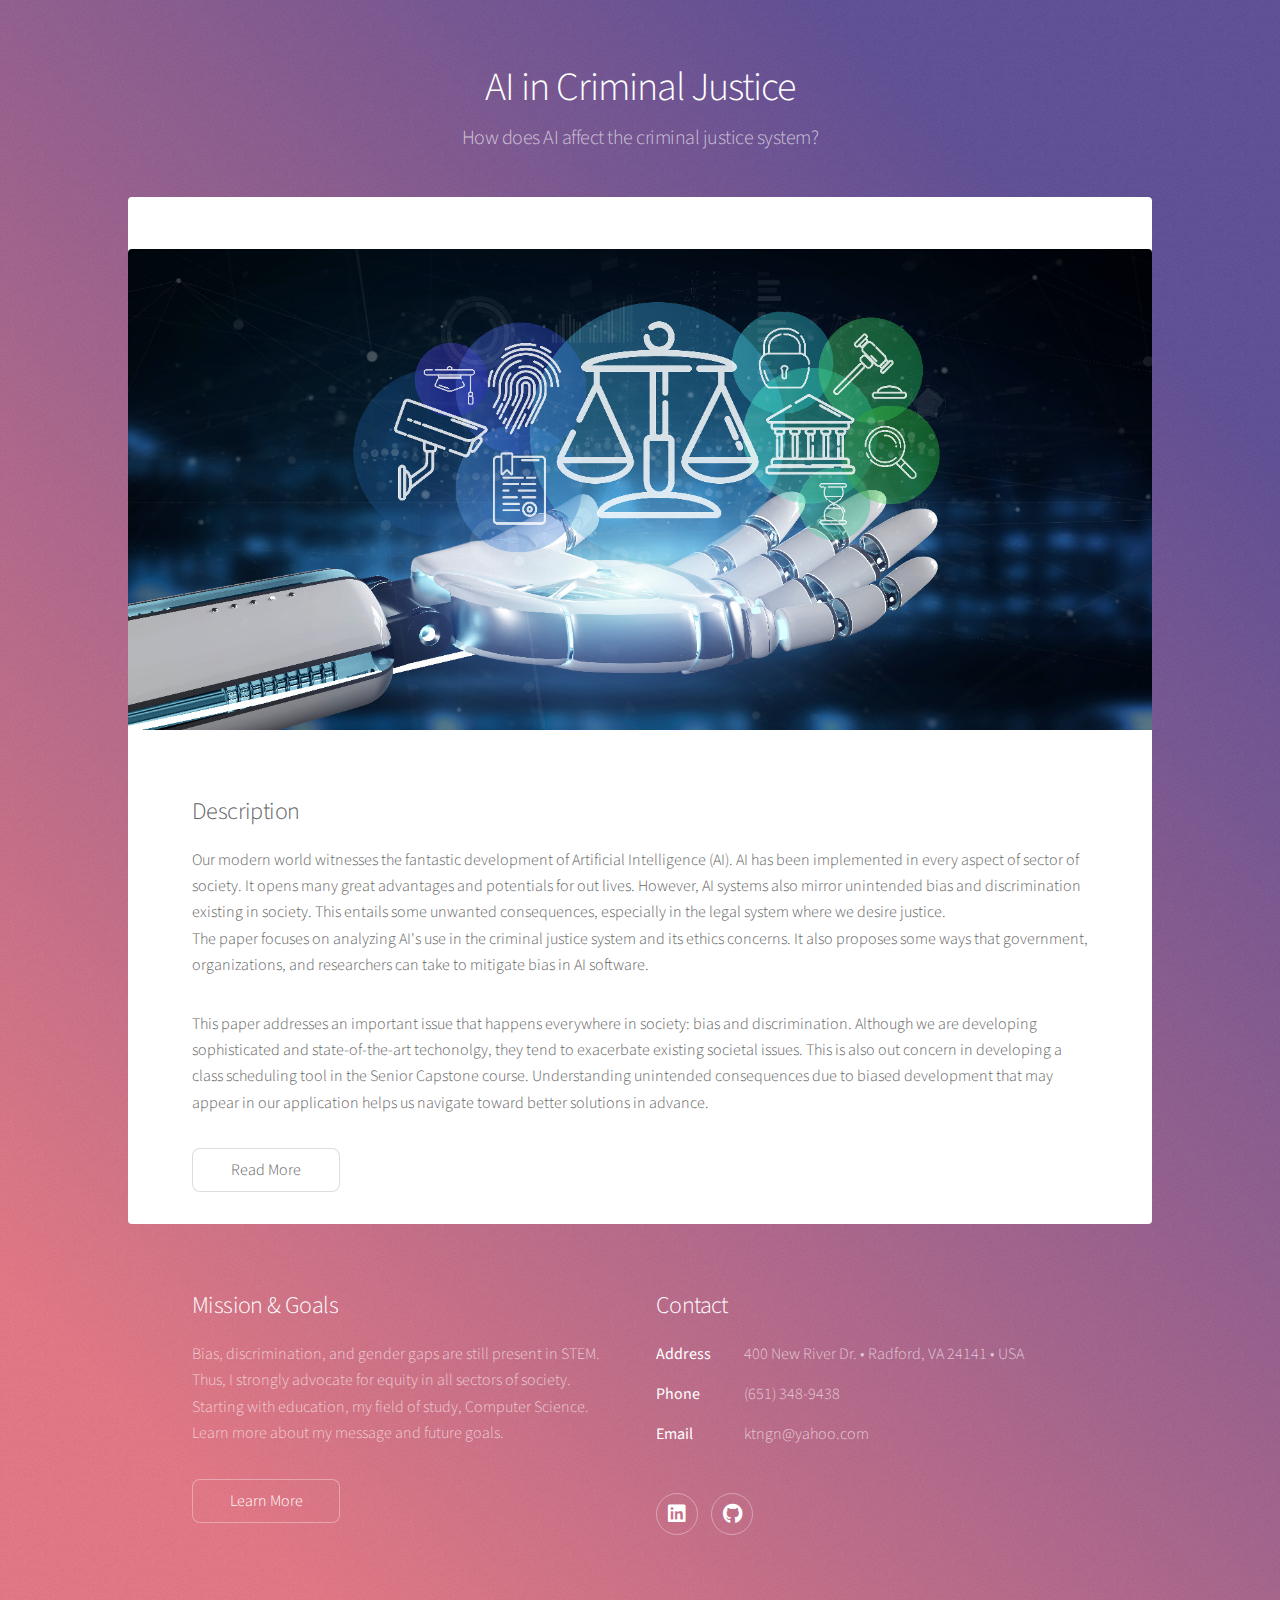
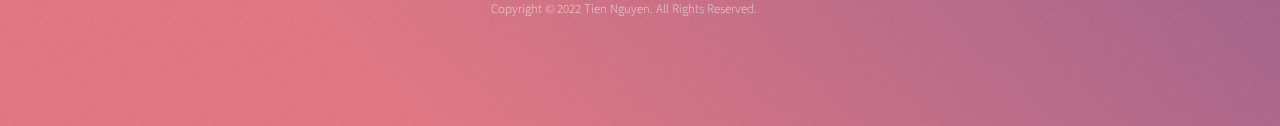
<file: aicriminal.html>
<!DOCTYPE html>
<!--
	Stellar by HTML5 UP
	html5up.net | @ajlkn
	Free for personal and commercial use under the CCA 3.0 license (html5up.net/license)
-->
<html>
  <head>
    <title>AI in Criminal Justice</title>
    <meta charset="utf-8" />
    <meta
      name="viewport"
      content="width=device-width, initial-scale=1, user-scalable=no"
    />
    <link rel="stylesheet" href="assets/css/main.css" />
    <noscript>
      <link rel="stylesheet" href="assets/css/noscript.css" />
    </noscript>
  </head>

  <body class="is-preload">
    <!-- Wrapper -->
    <div id="wrapper">
      <!-- Header -->
      <header id="header">
        <h1>AI in Criminal Justice</h1>
        <p>How does AI affect the criminal justice system?</p>
      </header>

      <!-- Main -->
      <div id="main">
        <!-- Content -->
        <section id="content" class="main">
          <span class="image main"
            ><img src="images/aicriminal.jpeg" alt=""
          /></span>

          <h2>Description</h2>
          <p>
            Our modern world witnesses the fantastic development of Artificial
            Intelligence (AI). AI has been implemented in every aspect of sector
            of society. It opens many great advantages and potentials for out
            lives. However, AI systems also mirror unintended bias and
            discrimination existing in society. This entails some unwanted
            consequences, especially in the legal system where we desire
            justice.
            <br />
            The paper focuses on analyzing AI's use in the criminal justice
            system and its ethics concerns. It also proposes some ways that
            government, organizations, and researchers can take to mitigate bias
            in AI software.
          </p>
          <p>
            This paper addresses an important issue that happens everywhere in
            society: bias and discrimination. Although we are developing
            sophisticated and state-of-the-art techonolgy, they tend to
            exacerbate existing societal issues. This is also out concern in
            developing a class scheduling tool in the Senior Capstone course.
            Understanding unintended consequences due to biased development that
            may appear in our application helps us navigate toward better
            solutions in advance.
          </p>
          <a
            href="files/Summa Research Paper.pdf"
            target="_blank"
            class="button"
            >Read More</a
          >
        </section>
      </div>

      <!-- Footer -->
      <footer id="footer">
        <section>
          <h2>Mission & Goals</h2>
          <p>
            Bias, discrimination, and gender gaps are still present in STEM.
            Thus, I strongly advocate for equity in all sectors of society.
            Starting with education, my field of study, Computer Science. Learn
            more about my message and future goals.
          </p>
          <ul class="actions">
            <li>
              <a
                href="files/Portfolio Essay.pdf"
                target="_blank"
                class="button"
              >
                Learn More
              </a>
            </li>
          </ul>
        </section>
        <section>
          <h2>Contact</h2>
          <dl class="alt">
            <dt>Address</dt>
            <dd>400 New River Dr. &bull; Radford, VA 24141 &bull; USA</dd>
            <dt>Phone</dt>
            <dd>(651) 348-9438</dd>
            <dt>Email</dt>
            <dd><a href="mailto:ktngn@yahoo.com">ktngn@yahoo.com</a></dd>
          </dl>
          <ul class="icons">
            <li>
              <a
                href="https://www.linkedin.com/in/tien-kim-nguyen/"
                target="_blank"
                class="icon brands fa-linkedin alt"
                ><span class="label">LinkedIn</span></a
              >
            </li>
            <li>
              <a
                href="https://github.com/TienKimNguyen"
                target="_blank"
                class="icon brands fa-github alt"
                ><span class="label">GitHub</span></a
              >
            </li>
            <!-- <li><a href="#" class="icon brands fa-dribbble alt"><span class="label">Dribbble</span></a></li> -->
          </ul>
        </section>
        <p class="copyright">
          Copyright &copy; 2022 Tien Nguyen. All Rights Reserved.
        </p>
      </footer>
    </div>

    <!-- Scripts -->
    <script src="assets/js/jquery.min.js"></script>
    <script src="assets/js/jquery.scrollex.min.js"></script>
    <script src="assets/js/jquery.scrolly.min.js"></script>
    <script src="assets/js/browser.min.js"></script>
    <script src="assets/js/breakpoints.min.js"></script>
    <script src="assets/js/util.js"></script>
    <script src="assets/js/main.js"></script>
  </body>
</html>
</file>
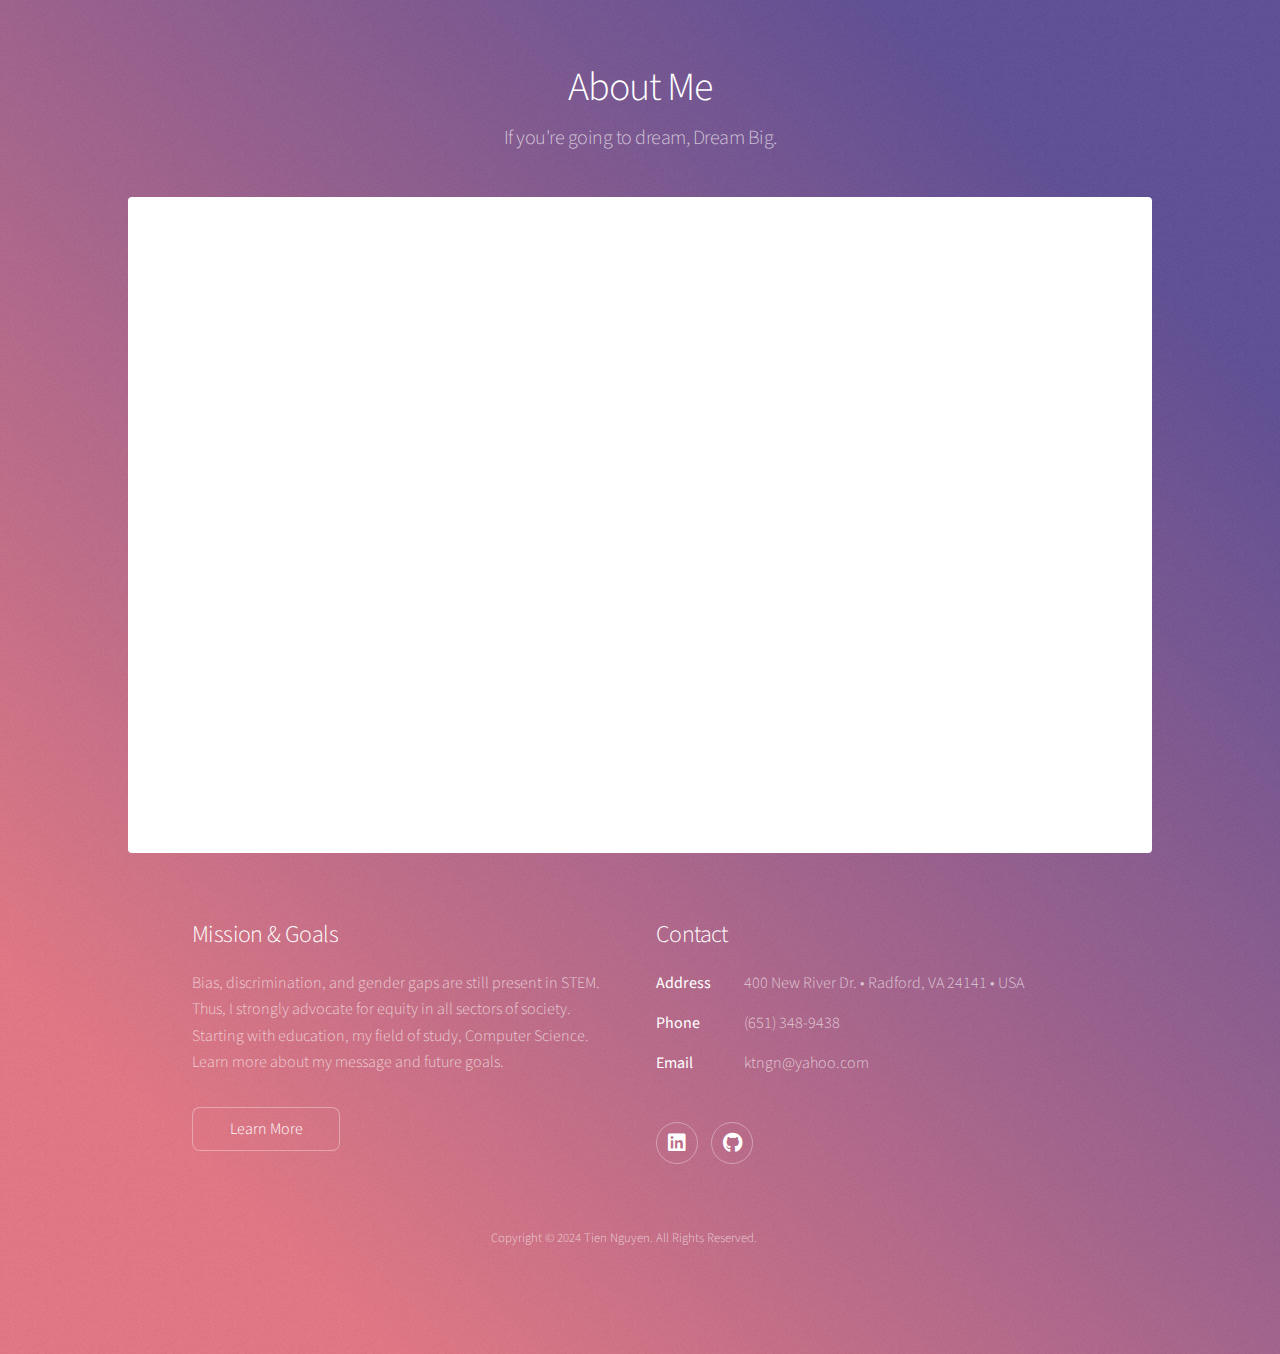
<file: bio.html>
<!DOCTYPE html>
<!--
	Stellar by HTML5 UP
	html5up.net | @ajlkn
	Free for personal and commercial use under the CCA 3.0 license (html5up.net/license)
-->
<html>
  <head>
    <title>About Me</title>
    <meta charset="utf-8" />
    <meta
      name="viewport"
      content="width=device-width, initial-scale=1, user-scalable=no"
    />
    <link rel="stylesheet" href="assets/css/main.css" />
    <noscript>
      <link rel="stylesheet" href="assets/css/noscript.css" />
    </noscript>
  </head>

  <body class="is-preload">
    <!-- Wrapper -->
    <div id="wrapper">
      <!-- Header -->
      <header id="header">
        <h1>About Me</h1>
        <p>If you're going to dream, Dream Big.</p>
      </header>

      <!-- Main -->
      <div id="main">
        <!-- Content -->
        <section id="content" class="main">
          <!-- <span class="image main"><img src="images/pic04.jpg" alt="" /></span> -->
          <span>
            <iframe
              width="100%"
              height="500"
              src="https://www.youtube.com/embed/tPXr0c4c940"
              title="YouTube video player"
              frameborder="0"
              allow="accelerometer; autoplay; clipboard-write; encrypted-media; gyroscope; picture-in-picture"
              allowfullscreen
            ></iframe>
          </span>
          <!-- <h2>Magna feugiat lorem</h2>
				<p>Donec eget ex magna. Interdum et malesuada fames ac ante ipsum primis in faucibus. Pellentesque
					venenatis dolor imperdiet dolor mattis sagittis. Praesent rutrum sem diam, vitae egestas enim auctor
					sit amet. Pellentesque leo mauris, consectetur id ipsum sit amet, fergiat. Pellentesque in mi eu
					massa lacinia malesuada et a elit. Donec urna ex, lacinia in purus ac, pretium pulvinar mauris.
					Curabitur sapien risus, commodo eget turpis at, elementum convallis fames ac ante ipsum primis in
					faucibus.</p>
				<p>Pellentesque venenatis dolor imperdiet dolor mattis sagittis. Praesent rutrum sem diam, vitae egestas
					enim auctor sit amet. Consequat leo mauris, consectetur id ipsum sit amet, fersapien risus, commodo
					eget turpis at, elementum convallis elit enim turpis lorem ipsum dolor sit amet feugiat. Phasellus
					convallis elit id ullamcorper pulvinar. Duis aliquam turpis mauris, eu ultricies erat malesuada
					quis. Aliquam dapibus, lacus eget hendrerit bibendum, urna est aliquam sem, sit amet est velit quis
					lorem.</p>
				<h2>Tempus veroeros</h2>
				<p>Cep risus aliquam gravida cep ut lacus amet. Adipiscing faucibus nunc placerat. Tempus adipiscing
					turpis non blandit accumsan eget lacinia nunc integer interdum amet aliquam ut orci non col ut ut
					praesent. Semper amet interdum mi. Phasellus enim laoreet ac ac commodo faucibus faucibus. Curae
					ante vestibulum ante. Blandit. Ante accumsan nisi eu placerat gravida placerat adipiscing in risus
					fusce vitae ac mi accumsan nunc in accumsan tempor blandit aliquet aliquet lobortis. Ultricies
					blandit lobortis praesent turpis. Adipiscing accumsan adipiscing adipiscing ac lacinia cep. Orci
					blandit a iaculis adipiscing ac. Vivamus ornare laoreet odio vis praesent nunc lorem mi. Erat.
					Tempus sem faucibus ac id. Vis in blandit. Nascetur ultricies blandit ac. Arcu aliquam. Accumsan mi
					eget adipiscing nulla. Non vestibulum ac interdum condimentum semper commodo massa arcu.</p> -->
        </section>
      </div>

      <!-- Footer -->
      <footer id="footer">
        <section>
          <h2>Mission & Goals</h2>
          <p>
            Bias, discrimination, and gender gaps are still present in STEM.
            Thus, I strongly advocate for equity in all sectors of society.
            Starting with education, my field of study, Computer Science. Learn
            more about my message and future goals.
          </p>
          <ul class="actions">
            <li>
              <a
                href="files/Portfolio Essay.pdf"
                target="_blank"
                class="button"
              >
                Learn More
              </a>
            </li>
          </ul>
        </section>
        <section>
          <h2>Contact</h2>
          <dl class="alt">
            <dt>Address</dt>
            <dd>400 New River Dr. &bull; Radford, VA 24141 &bull; USA</dd>
            <dt>Phone</dt>
            <dd>(651) 348-9438</dd>
            <dt>Email</dt>
            <dd><a href="mailto:ktngn@yahoo.com">ktngn@yahoo.com</a></dd>
          </dl>
          <ul class="icons">
            <li>
              <a
                href="https://www.linkedin.com/in/tien-kim-nguyen/"
                target="_blank"
                class="icon brands fa-linkedin alt"
                ><span class="label">LinkedIn</span></a
              >
            </li>
            <li>
              <a
                href="https://github.com/TienKimNguyen"
                target="_blank"
                class="icon brands fa-github alt"
                ><span class="label">GitHub</span></a
              >
            </li>
            <!-- <li><a href="#" class="icon brands fa-dribbble alt"><span class="label">Dribbble</span></a></li> -->
          </ul>
        </section>
        <p class="copyright">
          Copyright &copy; 2024 Tien Nguyen. All Rights Reserved.
        </p>
      </footer>
    </div>

    <!-- Scripts -->
    <script src="assets/js/jquery.min.js"></script>
    <script src="assets/js/jquery.scrollex.min.js"></script>
    <script src="assets/js/jquery.scrolly.min.js"></script>
    <script src="assets/js/browser.min.js"></script>
    <script src="assets/js/breakpoints.min.js"></script>
    <script src="assets/js/util.js"></script>
    <script src="assets/js/main.js"></script>
  </body>
</html>
</file>
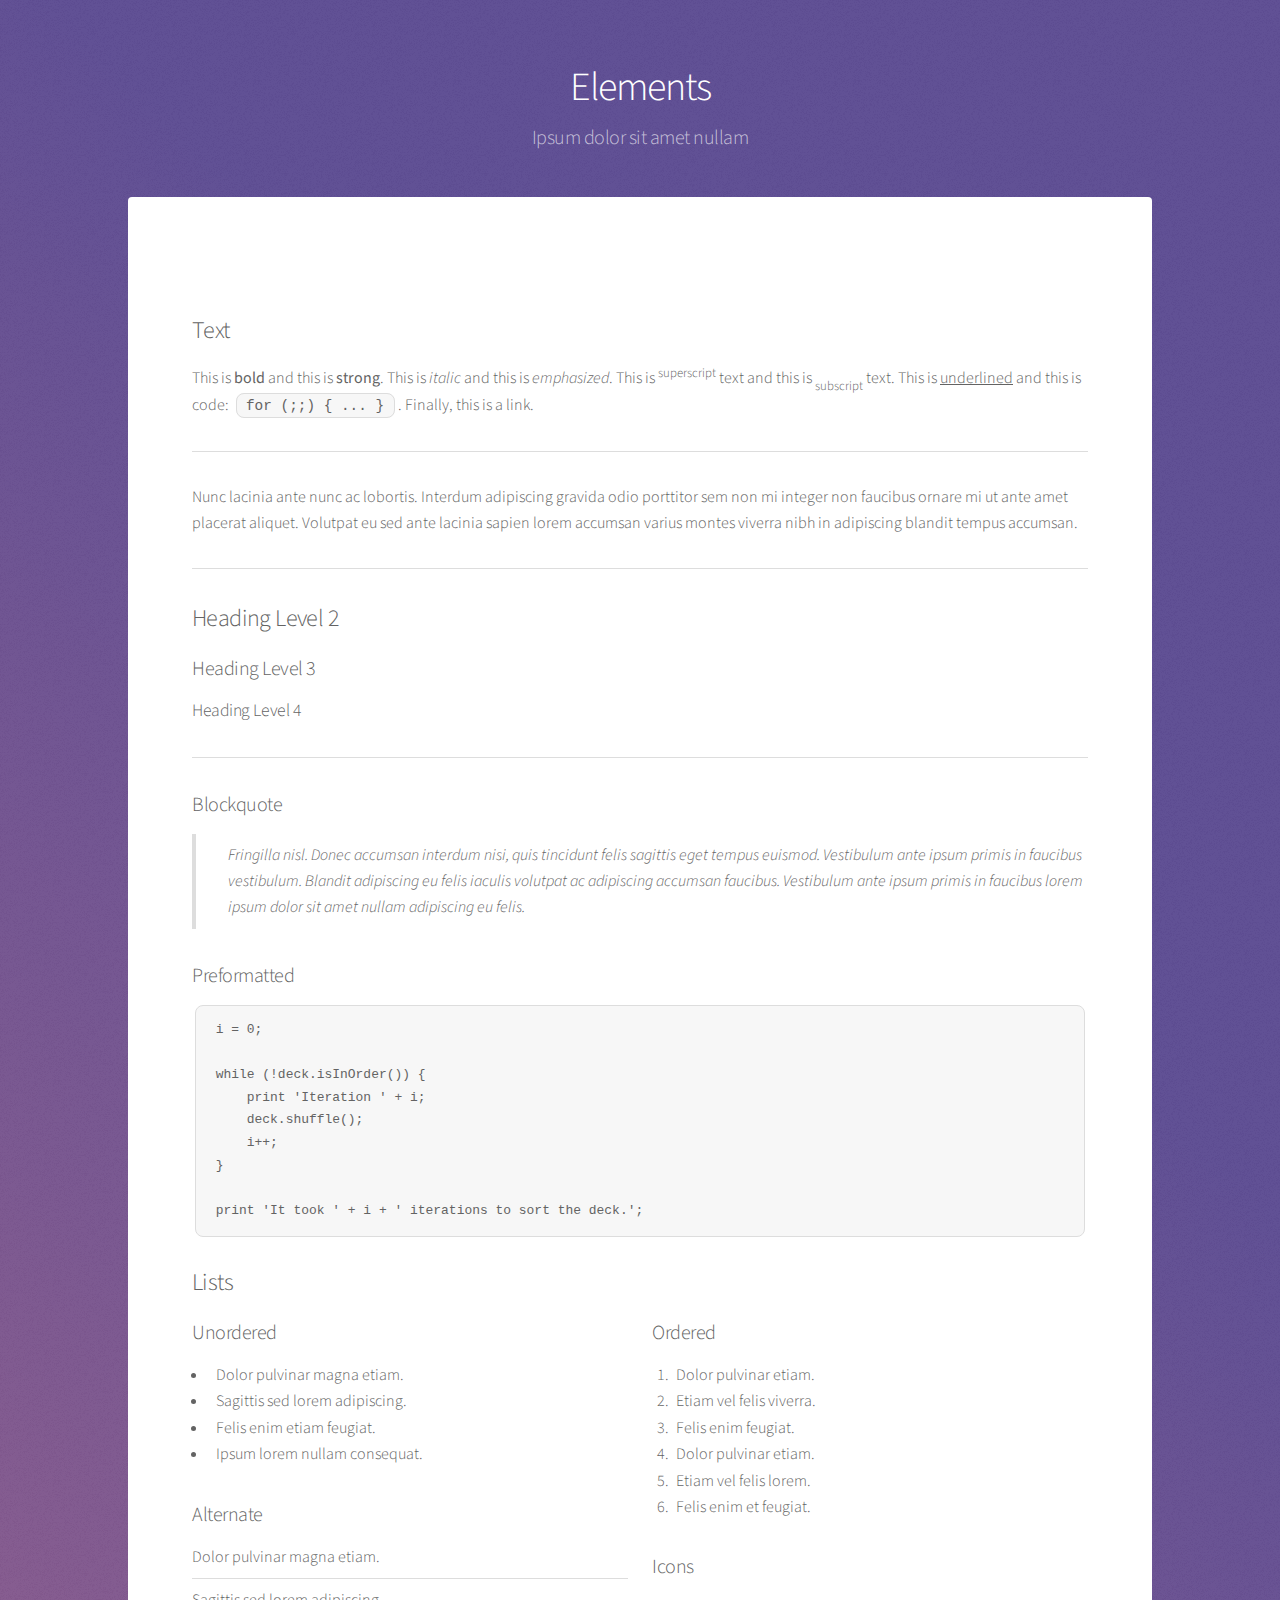
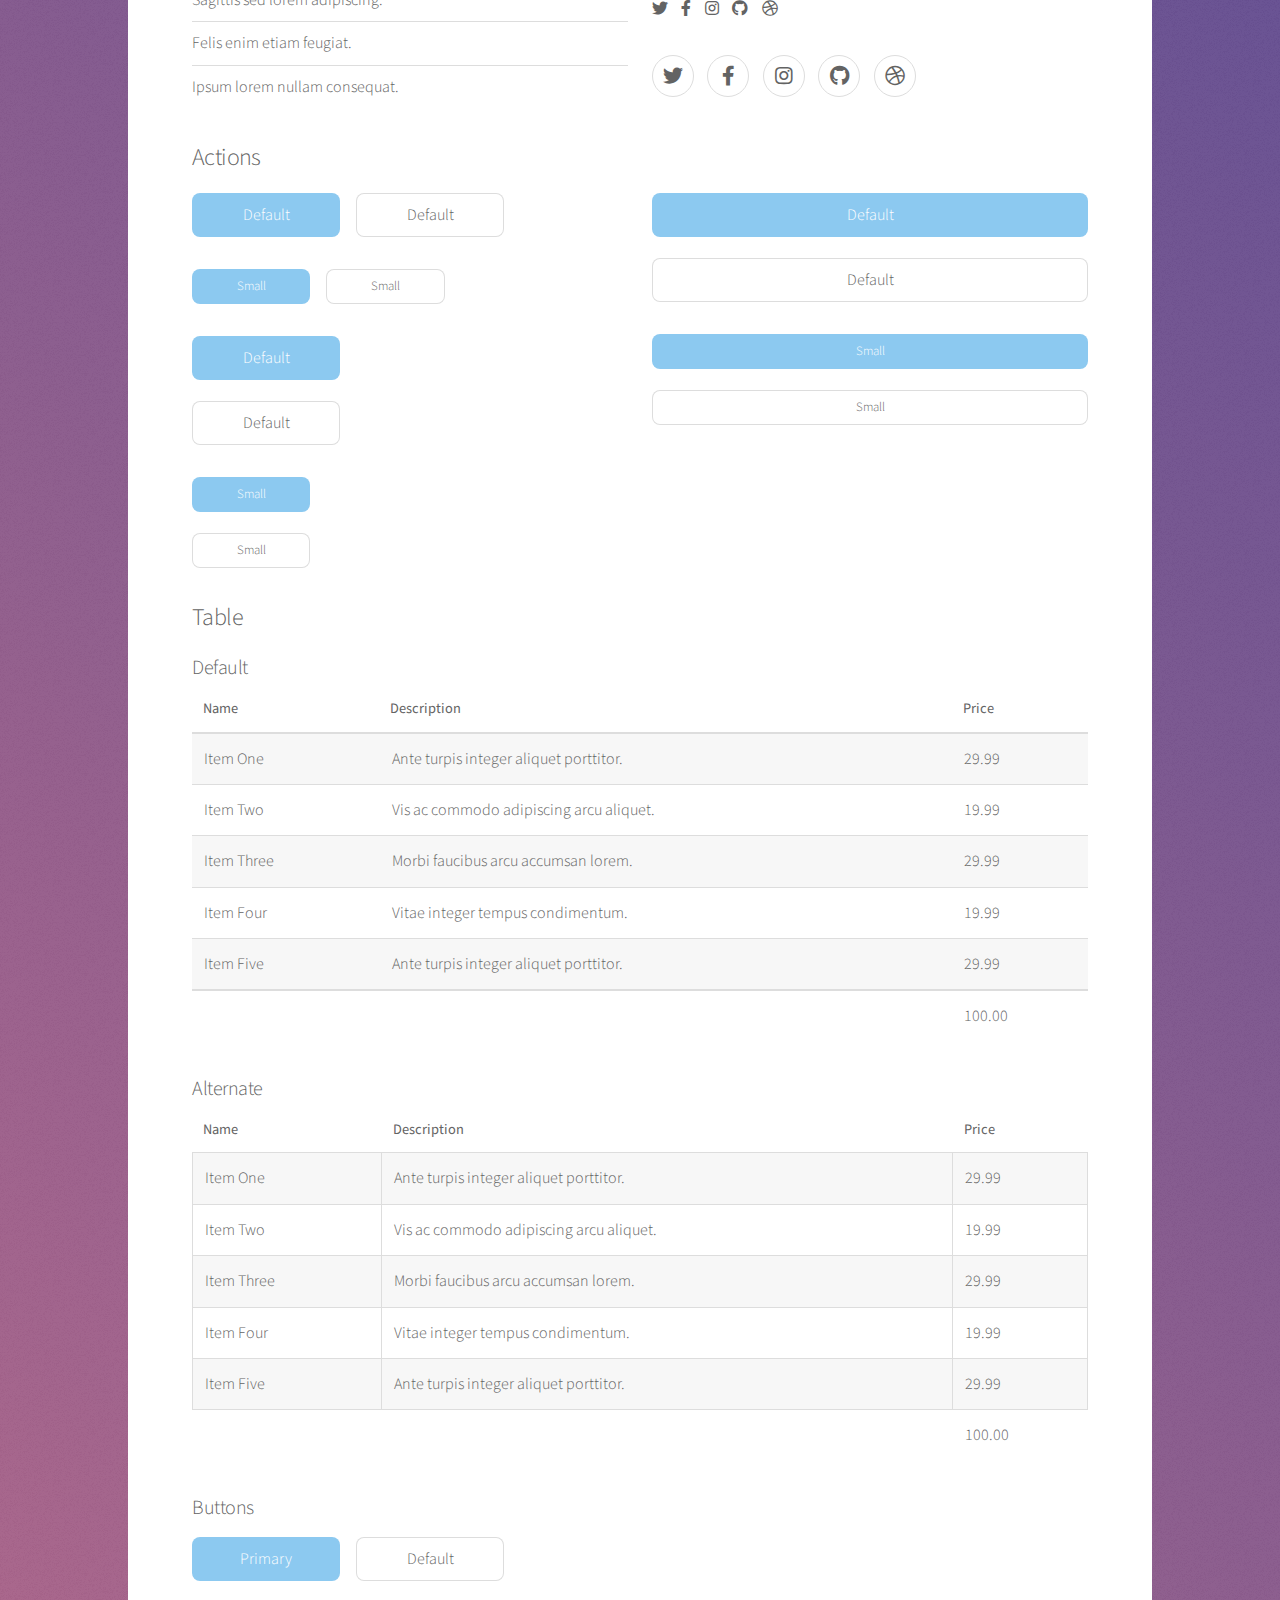
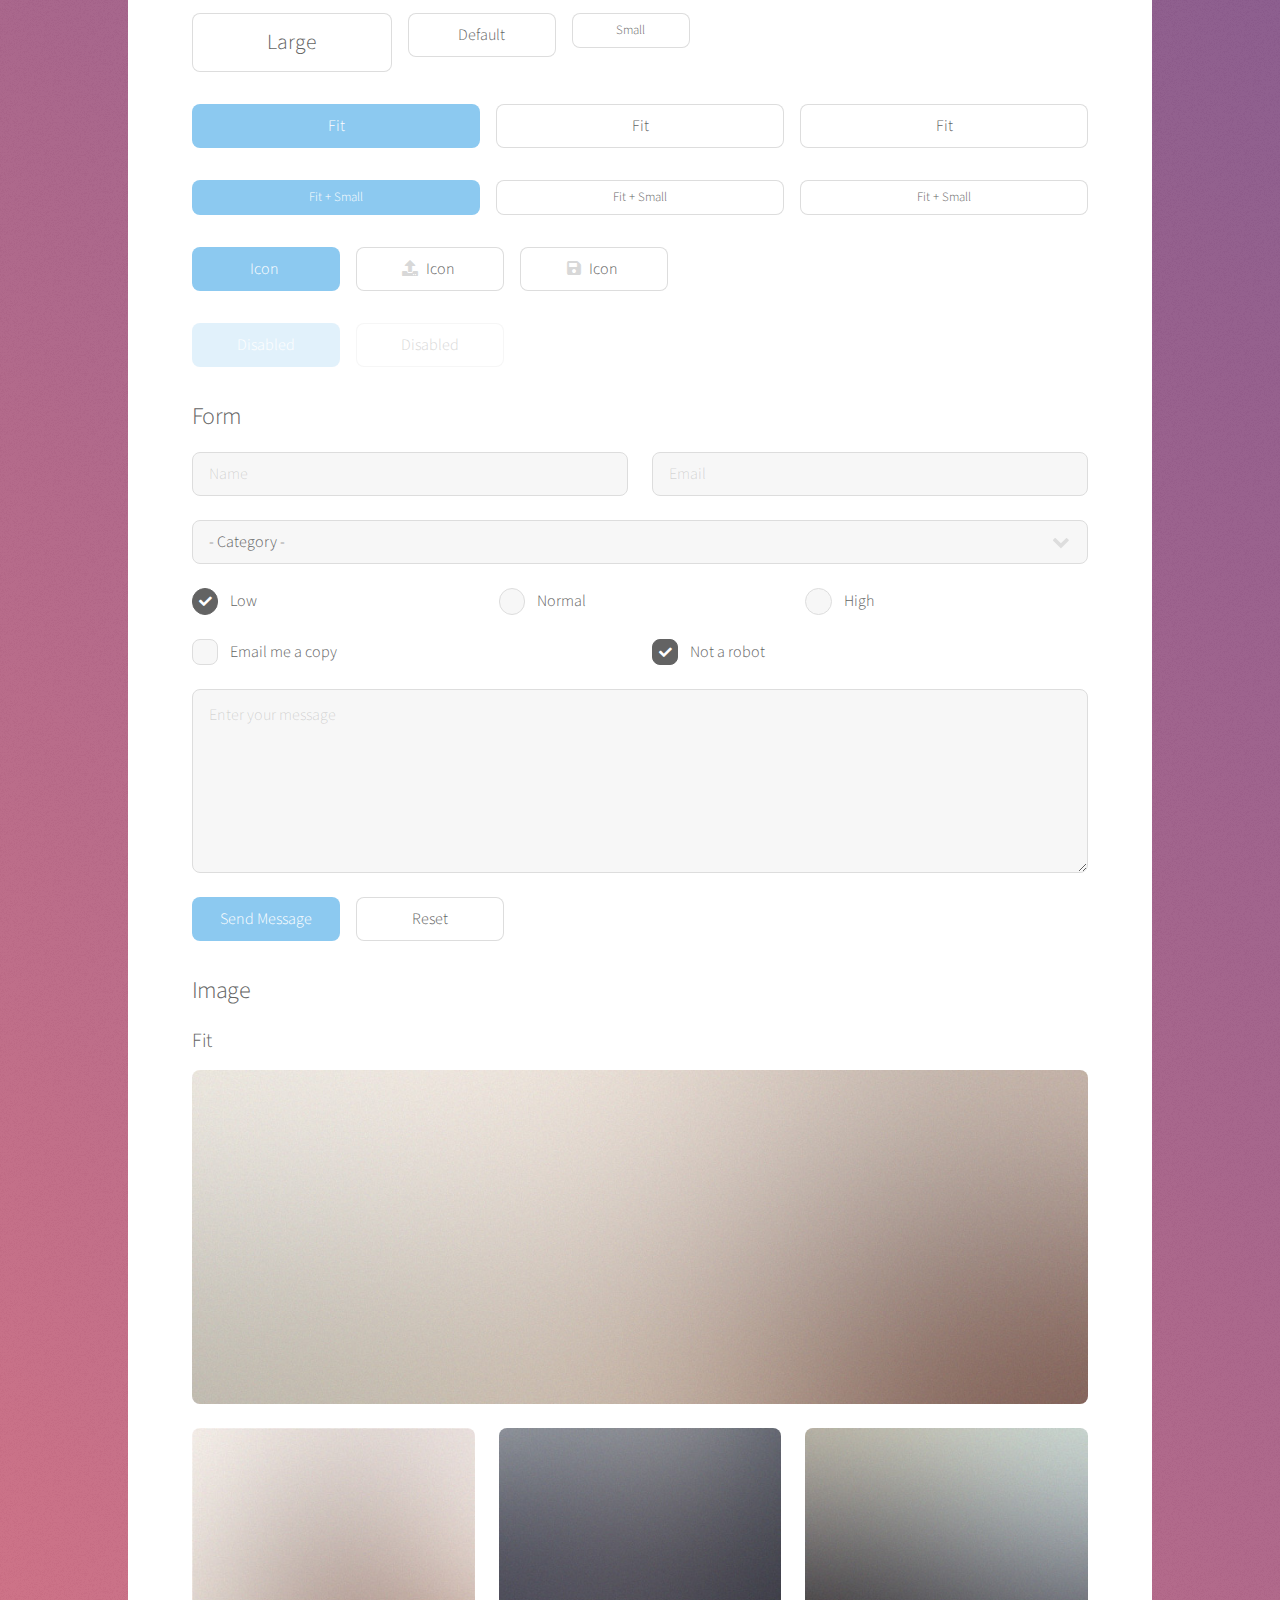
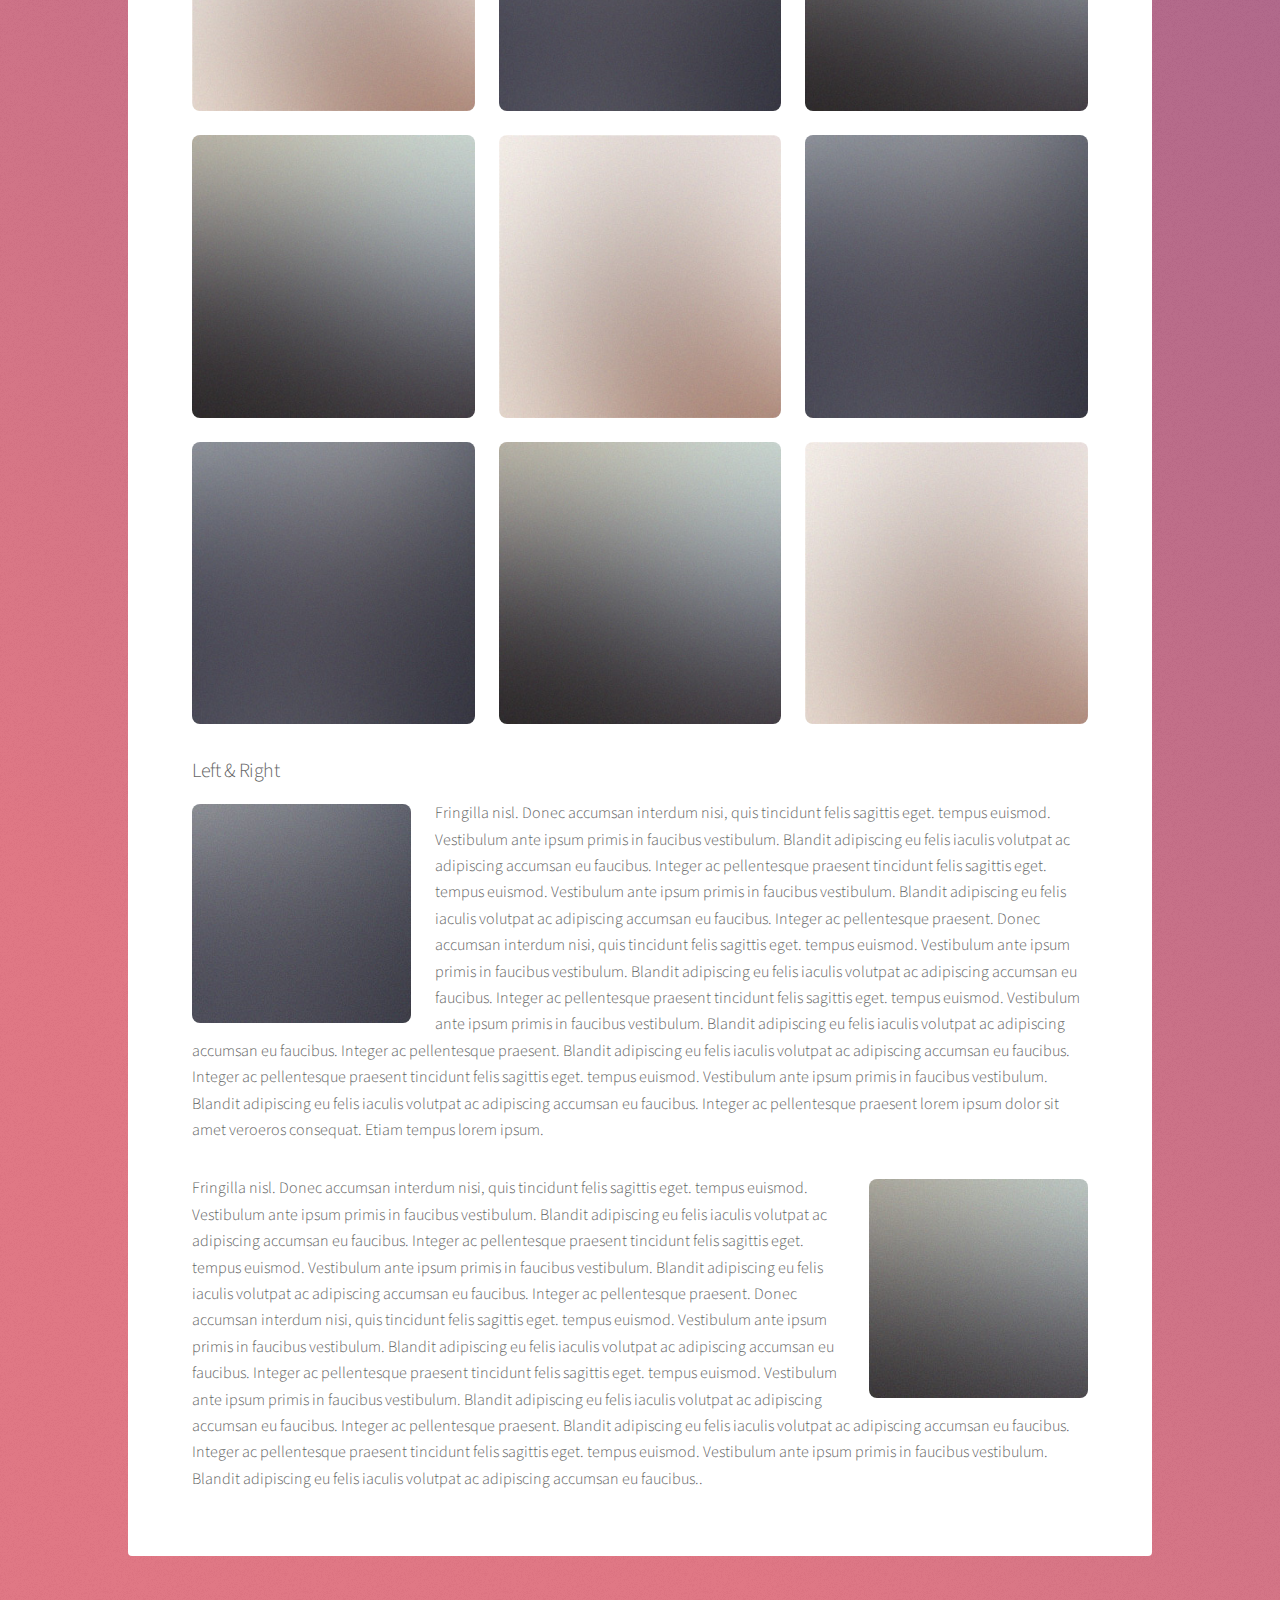
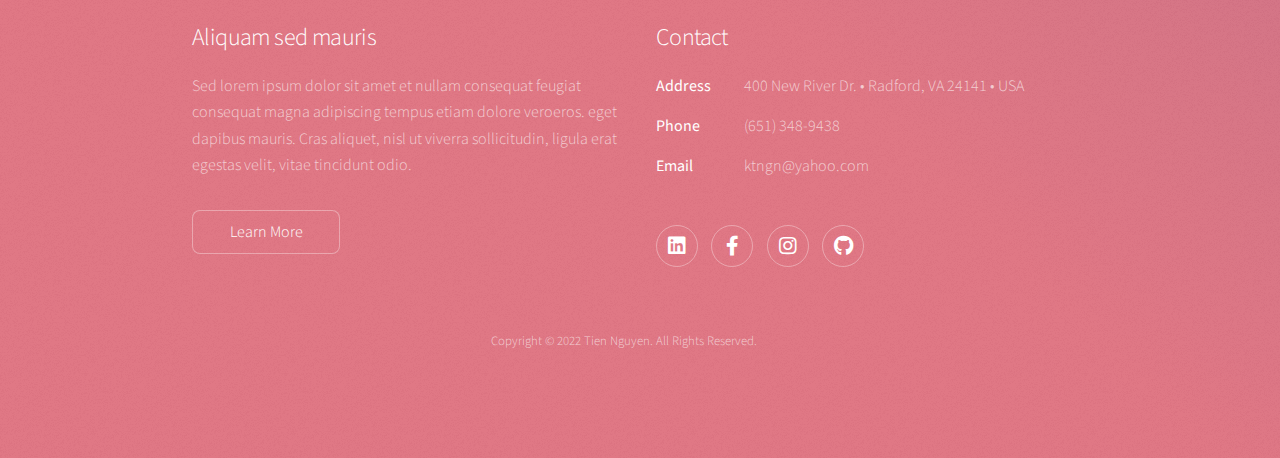
<file: elements.html>
<!DOCTYPE html>
<!--
	Stellar by HTML5 UP
	html5up.net | @ajlkn
	Free for personal and commercial use under the CCA 3.0 license (html5up.net/license)
-->
<html>
  <head>
    <title>Elements - Stellar by HTML5 UP</title>
    <meta charset="utf-8" />
    <meta
      name="viewport"
      content="width=device-width, initial-scale=1, user-scalable=no"
    />
    <link rel="stylesheet" href="assets/css/main.css" />
    <noscript>
      <link rel="stylesheet" href="assets/css/noscript.css" />
    </noscript>
  </head>

  <body class="is-preload">
    <!-- Wrapper -->
    <div id="wrapper">
      <!-- Header -->
      <header id="header">
        <h1>Elements</h1>
        <p>Ipsum dolor sit amet nullam</p>
      </header>

      <!-- Main -->
      <div id="main">
        <!-- Content -->
        <section id="content" class="main">
          <!-- Text -->
          <section>
            <h2>Text</h2>
            <p>
              This is <b>bold</b> and this is <strong>strong</strong>. This is
              <i>italic</i> and this is <em>emphasized</em>. This is
              <sup>superscript</sup> text and this is <sub>subscript</sub> text.
              This is <u>underlined</u> and this is code:
              <code>for (;;) { ... }</code>. Finally,
              <a href="#">this is a link</a>.
            </p>
            <hr />
            <p>
              Nunc lacinia ante nunc ac lobortis. Interdum adipiscing gravida
              odio porttitor sem non mi integer non faucibus ornare mi ut ante
              amet placerat aliquet. Volutpat eu sed ante lacinia sapien lorem
              accumsan varius montes viverra nibh in adipiscing blandit tempus
              accumsan.
            </p>
            <hr />
            <h2>Heading Level 2</h2>
            <h3>Heading Level 3</h3>
            <h4>Heading Level 4</h4>
            <hr />
            <h3>Blockquote</h3>
            <blockquote>
              Fringilla nisl. Donec accumsan interdum nisi, quis tincidunt felis
              sagittis eget tempus euismod. Vestibulum ante ipsum primis in
              faucibus vestibulum. Blandit adipiscing eu felis iaculis volutpat
              ac adipiscing accumsan faucibus. Vestibulum ante ipsum primis in
              faucibus lorem ipsum dolor sit amet nullam adipiscing eu felis.
            </blockquote>
            <h3>Preformatted</h3>
            <pre><code>i = 0;

while (!deck.isInOrder()) {
    print 'Iteration ' + i;
    deck.shuffle();
    i++;
}

print 'It took ' + i + ' iterations to sort the deck.';</code></pre>
          </section>

          <!-- Lists -->
          <section>
            <h2>Lists</h2>
            <div class="row">
              <div class="col-6 col-12-medium">
                <h3>Unordered</h3>
                <ul>
                  <li>Dolor pulvinar magna etiam.</li>
                  <li>Sagittis sed lorem adipiscing.</li>
                  <li>Felis enim etiam feugiat.</li>
                  <li>Ipsum lorem nullam consequat.</li>
                </ul>
                <h3>Alternate</h3>
                <ul class="alt">
                  <li>Dolor pulvinar magna etiam.</li>
                  <li>Sagittis sed lorem adipiscing.</li>
                  <li>Felis enim etiam feugiat.</li>
                  <li>Ipsum lorem nullam consequat.</li>
                </ul>
              </div>
              <div class="col-6 col-12-medium">
                <h3>Ordered</h3>
                <ol>
                  <li>Dolor pulvinar etiam.</li>
                  <li>Etiam vel felis viverra.</li>
                  <li>Felis enim feugiat.</li>
                  <li>Dolor pulvinar etiam.</li>
                  <li>Etiam vel felis lorem.</li>
                  <li>Felis enim et feugiat.</li>
                </ol>
                <h3>Icons</h3>
                <ul class="icons">
                  <li>
                    <a href="#" class="icon brands fa-twitter"
                      ><span class="label">Twitter</span></a
                    >
                  </li>
                  <li>
                    <a href="#" class="icon brands fa-facebook-f"
                      ><span class="label">Facebook</span></a
                    >
                  </li>
                  <li>
                    <a href="#" class="icon brands fa-instagram"
                      ><span class="label">Instagram</span></a
                    >
                  </li>
                  <li>
                    <a href="#" class="icon brands fa-github"
                      ><span class="label">GitHub</span></a
                    >
                  </li>
                  <li>
                    <a href="#" class="icon brands fa-dribbble"
                      ><span class="label">Dribbble</span></a
                    >
                  </li>
                </ul>
                <ul class="icons">
                  <li>
                    <a href="#" class="icon brands alt fa-twitter"
                      ><span class="label">Twitter</span></a
                    >
                  </li>
                  <li>
                    <a href="#" class="icon brands alt fa-facebook-f"
                      ><span class="label">Facebook</span></a
                    >
                  </li>
                  <li>
                    <a href="#" class="icon brands alt fa-instagram"
                      ><span class="label">Instagram</span></a
                    >
                  </li>
                  <li>
                    <a href="#" class="icon brands alt fa-github"
                      ><span class="label">GitHub</span></a
                    >
                  </li>
                  <li>
                    <a href="#" class="icon brands alt fa-dribbble"
                      ><span class="label">Dribbble</span></a
                    >
                  </li>
                </ul>
              </div>
            </div>
            <h2>Actions</h2>
            <div class="row">
              <div class="col-6 col-12-medium">
                <ul class="actions">
                  <li><a href="#" class="button primary">Default</a></li>
                  <li><a href="#" class="button">Default</a></li>
                </ul>
                <ul class="actions small">
                  <li><a href="#" class="button primary small">Small</a></li>
                  <li><a href="#" class="button small">Small</a></li>
                </ul>
                <ul class="actions stacked">
                  <li><a href="#" class="button primary">Default</a></li>
                  <li><a href="#" class="button">Default</a></li>
                </ul>
                <ul class="actions stacked">
                  <li><a href="#" class="button primary small">Small</a></li>
                  <li><a href="#" class="button small">Small</a></li>
                </ul>
              </div>
              <div class="col-6 col-12-medium">
                <ul class="actions stacked">
                  <li><a href="#" class="button primary fit">Default</a></li>
                  <li><a href="#" class="button fit">Default</a></li>
                </ul>
                <ul class="actions stacked">
                  <li>
                    <a href="#" class="button primary small fit">Small</a>
                  </li>
                  <li><a href="#" class="button small fit">Small</a></li>
                </ul>
              </div>
            </div>
          </section>

          <!-- Table -->
          <section>
            <h2>Table</h2>
            <h3>Default</h3>
            <div class="table-wrapper">
              <table>
                <thead>
                  <tr>
                    <th>Name</th>
                    <th>Description</th>
                    <th>Price</th>
                  </tr>
                </thead>
                <tbody>
                  <tr>
                    <td>Item One</td>
                    <td>Ante turpis integer aliquet porttitor.</td>
                    <td>29.99</td>
                  </tr>
                  <tr>
                    <td>Item Two</td>
                    <td>Vis ac commodo adipiscing arcu aliquet.</td>
                    <td>19.99</td>
                  </tr>
                  <tr>
                    <td>Item Three</td>
                    <td>Morbi faucibus arcu accumsan lorem.</td>
                    <td>29.99</td>
                  </tr>
                  <tr>
                    <td>Item Four</td>
                    <td>Vitae integer tempus condimentum.</td>
                    <td>19.99</td>
                  </tr>
                  <tr>
                    <td>Item Five</td>
                    <td>Ante turpis integer aliquet porttitor.</td>
                    <td>29.99</td>
                  </tr>
                </tbody>
                <tfoot>
                  <tr>
                    <td colspan="2"></td>
                    <td>100.00</td>
                  </tr>
                </tfoot>
              </table>
            </div>

            <h3>Alternate</h3>
            <div class="table-wrapper">
              <table class="alt">
                <thead>
                  <tr>
                    <th>Name</th>
                    <th>Description</th>
                    <th>Price</th>
                  </tr>
                </thead>
                <tbody>
                  <tr>
                    <td>Item One</td>
                    <td>Ante turpis integer aliquet porttitor.</td>
                    <td>29.99</td>
                  </tr>
                  <tr>
                    <td>Item Two</td>
                    <td>Vis ac commodo adipiscing arcu aliquet.</td>
                    <td>19.99</td>
                  </tr>
                  <tr>
                    <td>Item Three</td>
                    <td>Morbi faucibus arcu accumsan lorem.</td>
                    <td>29.99</td>
                  </tr>
                  <tr>
                    <td>Item Four</td>
                    <td>Vitae integer tempus condimentum.</td>
                    <td>19.99</td>
                  </tr>
                  <tr>
                    <td>Item Five</td>
                    <td>Ante turpis integer aliquet porttitor.</td>
                    <td>29.99</td>
                  </tr>
                </tbody>
                <tfoot>
                  <tr>
                    <td colspan="2"></td>
                    <td>100.00</td>
                  </tr>
                </tfoot>
              </table>
            </div>
          </section>

          <!-- Buttons -->
          <section>
            <h3>Buttons</h3>
            <ul class="actions">
              <li><a href="#" class="button primary">Primary</a></li>
              <li><a href="#" class="button">Default</a></li>
            </ul>
            <ul class="actions">
              <li><a href="#" class="button large">Large</a></li>
              <li><a href="#" class="button">Default</a></li>
              <li><a href="#" class="button small">Small</a></li>
            </ul>
            <ul class="actions fit">
              <li><a href="#" class="button primary fit">Fit</a></li>
              <li><a href="#" class="button fit">Fit</a></li>
              <li><a href="#" class="button fit">Fit</a></li>
            </ul>
            <ul class="actions fit small">
              <li>
                <a href="#" class="button primary fit small">Fit + Small</a>
              </li>
              <li><a href="#" class="button fit small">Fit + Small</a></li>
              <li><a href="#" class="button fit small">Fit + Small</a></li>
            </ul>
            <ul class="actions">
              <li>
                <a href="#" class="button primary icon solidfa-download"
                  >Icon</a
                >
              </li>
              <li><a href="#" class="button icon solid fa-upload">Icon</a></li>
              <li><a href="#" class="button icon solid fa-save">Icon</a></li>
            </ul>
            <ul class="actions">
              <li><span class="button primary disabled">Disabled</span></li>
              <li><span class="button disabled">Disabled</span></li>
            </ul>
          </section>

          <!-- Form -->
          <section>
            <h2>Form</h2>
            <form method="post" action="#">
              <div class="row gtr-uniform">
                <div class="col-6 col-12-xsmall">
                  <input
                    type="text"
                    name="demo-name"
                    id="demo-name"
                    value=""
                    placeholder="Name"
                  />
                </div>
                <div class="col-6 col-12-xsmall">
                  <input
                    type="email"
                    name="demo-email"
                    id="demo-email"
                    value=""
                    placeholder="Email"
                  />
                </div>
                <div class="col-12">
                  <select name="demo-category" id="demo-category">
                    <option value="">- Category -</option>
                    <option value="1">Manufacturing</option>
                    <option value="1">Shipping</option>
                    <option value="1">Administration</option>
                    <option value="1">Human Resources</option>
                  </select>
                </div>
                <div class="col-4 col-12-small">
                  <input
                    type="radio"
                    id="demo-priority-low"
                    name="demo-priority"
                    checked
                  />
                  <label for="demo-priority-low">Low</label>
                </div>
                <div class="col-4 col-12-small">
                  <input
                    type="radio"
                    id="demo-priority-normal"
                    name="demo-priority"
                  />
                  <label for="demo-priority-normal">Normal</label>
                </div>
                <div class="col-4 col-12-small">
                  <input
                    type="radio"
                    id="demo-priority-high"
                    name="demo-priority"
                  />
                  <label for="demo-priority-high">High</label>
                </div>
                <div class="col-6 col-12-small">
                  <input type="checkbox" id="demo-copy" name="demo-copy" />
                  <label for="demo-copy">Email me a copy</label>
                </div>
                <div class="col-6 col-12-small">
                  <input
                    type="checkbox"
                    id="demo-human"
                    name="demo-human"
                    checked
                  />
                  <label for="demo-human">Not a robot</label>
                </div>
                <div class="col-12">
                  <textarea
                    name="demo-message"
                    id="demo-message"
                    placeholder="Enter your message"
                    rows="6"
                  ></textarea>
                </div>
                <div class="col-12">
                  <ul class="actions">
                    <li>
                      <input
                        type="submit"
                        value="Send Message"
                        class="primary"
                      />
                    </li>
                    <li><input type="reset" value="Reset" /></li>
                  </ul>
                </div>
              </div>
            </form>
          </section>

          <!-- Image -->
          <section>
            <h2>Image</h2>
            <h3>Fit</h3>
            <div class="box alt">
              <div class="row gtr-uniform">
                <div class="col-12">
                  <span class="image fit"
                    ><img src="images/pic04.jpg" alt=""
                  /></span>
                </div>
                <div class="col-4">
                  <span class="image fit"
                    ><img src="images/pic01.jpg" alt=""
                  /></span>
                </div>
                <div class="col-4">
                  <span class="image fit"
                    ><img src="images/pic02.jpg" alt=""
                  /></span>
                </div>
                <div class="col-4">
                  <span class="image fit"
                    ><img src="images/pic03.jpg" alt=""
                  /></span>
                </div>
                <div class="col-4">
                  <span class="image fit"
                    ><img src="images/pic03.jpg" alt=""
                  /></span>
                </div>
                <div class="col-4">
                  <span class="image fit"
                    ><img src="images/pic01.jpg" alt=""
                  /></span>
                </div>
                <div class="col-4">
                  <span class="image fit"
                    ><img src="images/pic02.jpg" alt=""
                  /></span>
                </div>
                <div class="col-4">
                  <span class="image fit"
                    ><img src="images/pic02.jpg" alt=""
                  /></span>
                </div>
                <div class="col-4">
                  <span class="image fit"
                    ><img src="images/pic03.jpg" alt=""
                  /></span>
                </div>
                <div class="col-4">
                  <span class="image fit"
                    ><img src="images/pic01.jpg" alt=""
                  /></span>
                </div>
              </div>
            </div>
            <h3>Left &amp; Right</h3>
            <p>
              <span class="image left"
                ><img src="images/pic05.jpg" alt="" /></span
              >Fringilla nisl. Donec accumsan interdum nisi, quis tincidunt
              felis sagittis eget. tempus euismod. Vestibulum ante ipsum primis
              in faucibus vestibulum. Blandit adipiscing eu felis iaculis
              volutpat ac adipiscing accumsan eu faucibus. Integer ac
              pellentesque praesent tincidunt felis sagittis eget. tempus
              euismod. Vestibulum ante ipsum primis in faucibus vestibulum.
              Blandit adipiscing eu felis iaculis volutpat ac adipiscing
              accumsan eu faucibus. Integer ac pellentesque praesent. Donec
              accumsan interdum nisi, quis tincidunt felis sagittis eget. tempus
              euismod. Vestibulum ante ipsum primis in faucibus vestibulum.
              Blandit adipiscing eu felis iaculis volutpat ac adipiscing
              accumsan eu faucibus. Integer ac pellentesque praesent tincidunt
              felis sagittis eget. tempus euismod. Vestibulum ante ipsum primis
              in faucibus vestibulum. Blandit adipiscing eu felis iaculis
              volutpat ac adipiscing accumsan eu faucibus. Integer ac
              pellentesque praesent. Blandit adipiscing eu felis iaculis
              volutpat ac adipiscing accumsan eu faucibus. Integer ac
              pellentesque praesent tincidunt felis sagittis eget. tempus
              euismod. Vestibulum ante ipsum primis in faucibus vestibulum.
              Blandit adipiscing eu felis iaculis volutpat ac adipiscing
              accumsan eu faucibus. Integer ac pellentesque praesent lorem ipsum
              dolor sit amet veroeros consequat. Etiam tempus lorem ipsum.
            </p>
            <p>
              <span class="image right"
                ><img src="images/pic06.jpg" alt="" /></span
              >Fringilla nisl. Donec accumsan interdum nisi, quis tincidunt
              felis sagittis eget. tempus euismod. Vestibulum ante ipsum primis
              in faucibus vestibulum. Blandit adipiscing eu felis iaculis
              volutpat ac adipiscing accumsan eu faucibus. Integer ac
              pellentesque praesent tincidunt felis sagittis eget. tempus
              euismod. Vestibulum ante ipsum primis in faucibus vestibulum.
              Blandit adipiscing eu felis iaculis volutpat ac adipiscing
              accumsan eu faucibus. Integer ac pellentesque praesent. Donec
              accumsan interdum nisi, quis tincidunt felis sagittis eget. tempus
              euismod. Vestibulum ante ipsum primis in faucibus vestibulum.
              Blandit adipiscing eu felis iaculis volutpat ac adipiscing
              accumsan eu faucibus. Integer ac pellentesque praesent tincidunt
              felis sagittis eget. tempus euismod. Vestibulum ante ipsum primis
              in faucibus vestibulum. Blandit adipiscing eu felis iaculis
              volutpat ac adipiscing accumsan eu faucibus. Integer ac
              pellentesque praesent. Blandit adipiscing eu felis iaculis
              volutpat ac adipiscing accumsan eu faucibus. Integer ac
              pellentesque praesent tincidunt felis sagittis eget. tempus
              euismod. Vestibulum ante ipsum primis in faucibus vestibulum.
              Blandit adipiscing eu felis iaculis volutpat ac adipiscing
              accumsan eu faucibus..
            </p>
          </section>
        </section>
      </div>

      <!-- Footer -->
      <footer id="footer">
        <section>
          <h2>Aliquam sed mauris</h2>
          <p>
            Sed lorem ipsum dolor sit amet et nullam consequat feugiat consequat
            magna adipiscing tempus etiam dolore veroeros. eget dapibus mauris.
            Cras aliquet, nisl ut viverra sollicitudin, ligula erat egestas
            velit, vitae tincidunt odio.
          </p>
          <ul class="actions">
            <li><a href="generic.html" class="button">Learn More</a></li>
          </ul>
        </section>
        <section>
          <h2>Contact</h2>
          <dl class="alt">
            <dt>Address</dt>
            <dd>400 New River Dr. &bull; Radford, VA 24141 &bull; USA</dd>
            <dt>Phone</dt>
            <dd>(651) 348-9438</dd>
            <dt>Email</dt>
            <dd><a href="mailto:ktngn@yahoo.com">ktngn@yahoo.com</a></dd>
          </dl>
          <ul class="icons">
            <li>
              <a
                href="https://www.linkedin.com/in/tien-kim-nguyen/"
                target="_blank"
                class="icon brands fa-linkedin alt"
                ><span class="label">Twitter</span></a
              >
            </li>
            <li>
              <a href="#" class="icon brands fa-facebook-f alt"
                ><span class="label">Facebook</span></a
              >
            </li>
            <li>
              <a href="#" class="icon brands fa-instagram alt"
                ><span class="label">Instagram</span></a
              >
            </li>
            <li>
              <a
                href="https://github.com/TienKimNguyen"
                target="_blank"
                class="icon brands fa-github alt"
                ><span class="label">GitHub</span></a
              >
            </li>
            <!-- <li><a href="#" class="icon brands fa-dribbble alt"><span class="label">Dribbble</span></a></li> -->
          </ul>
        </section>
        <p class="copyright">
          Copyright &copy; 2022 Tien Nguyen. All Rights Reserved.
        </p>
      </footer>
    </div>

    <!-- Scripts -->
    <script src="assets/js/jquery.min.js"></script>
    <script src="assets/js/jquery.scrollex.min.js"></script>
    <script src="assets/js/jquery.scrolly.min.js"></script>
    <script src="assets/js/browser.min.js"></script>
    <script src="assets/js/breakpoints.min.js"></script>
    <script src="assets/js/util.js"></script>
    <script src="assets/js/main.js"></script>
  </body>
</html>
</file>
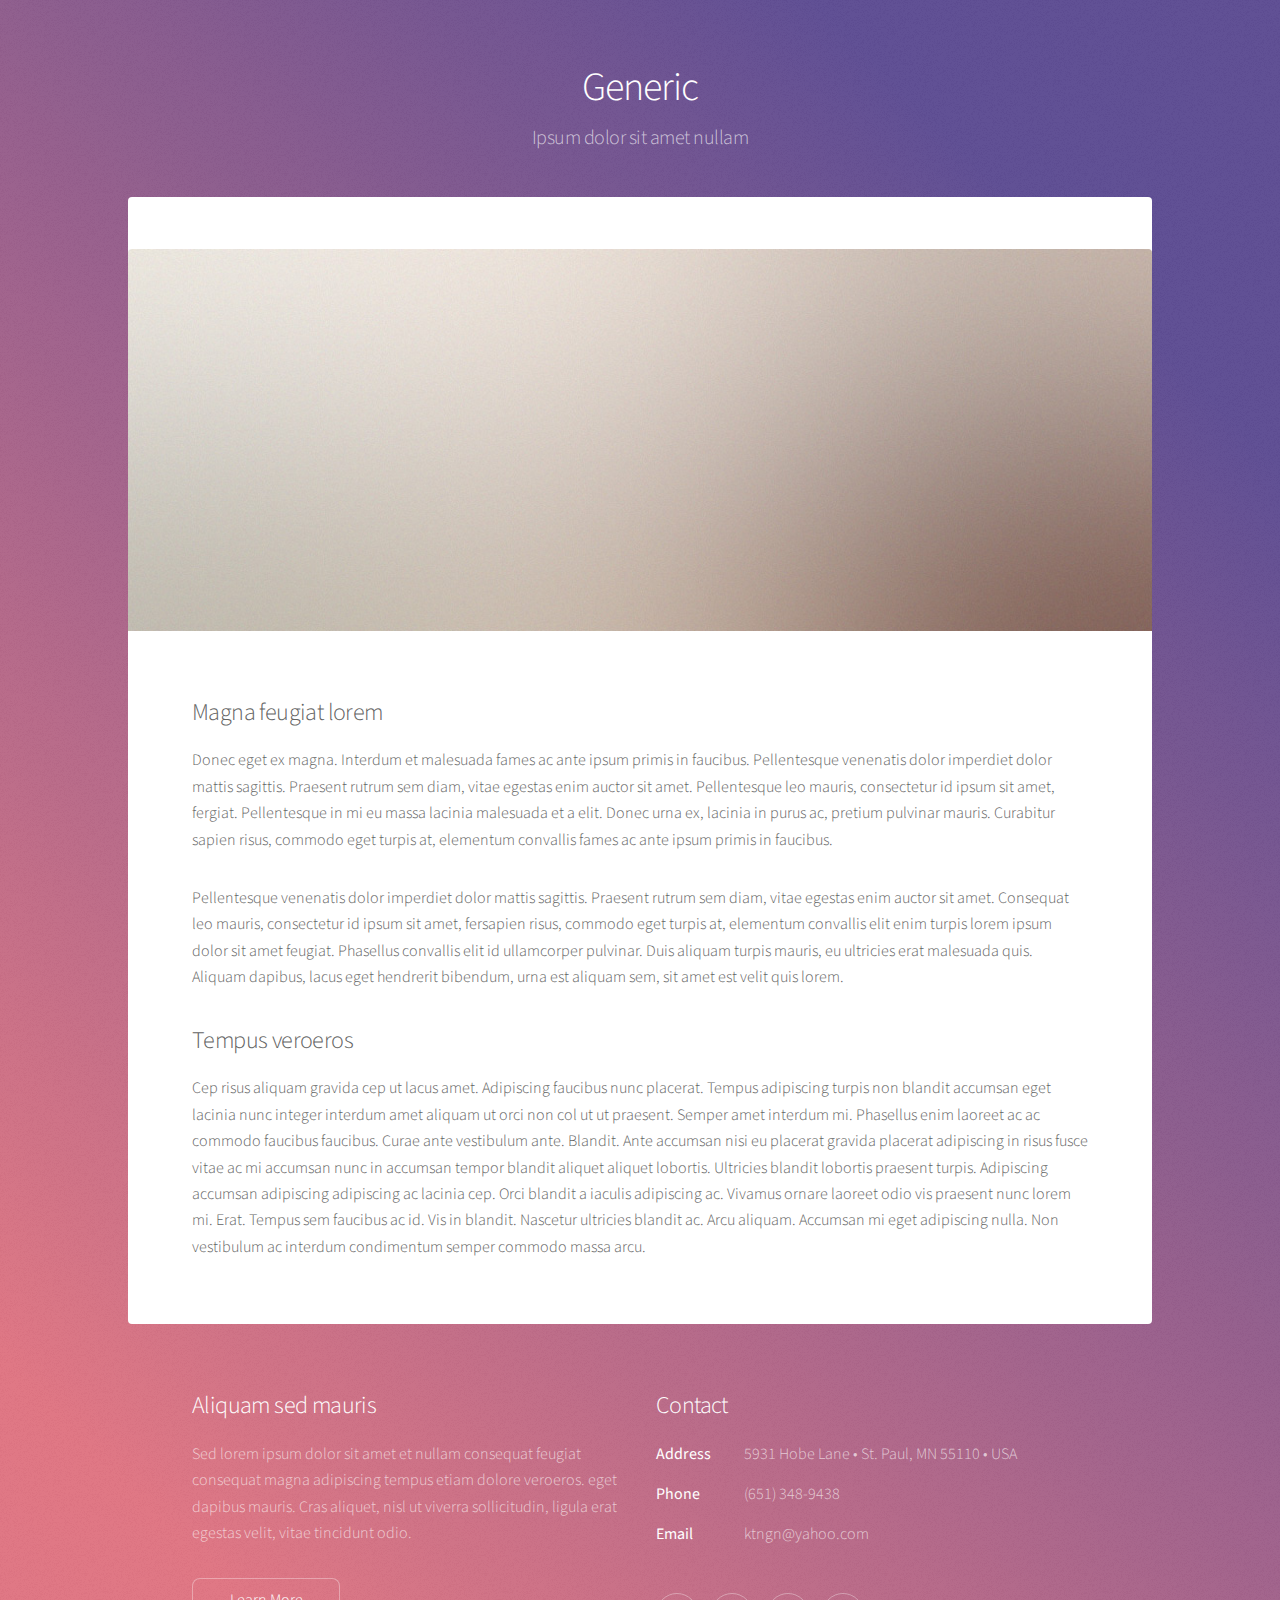
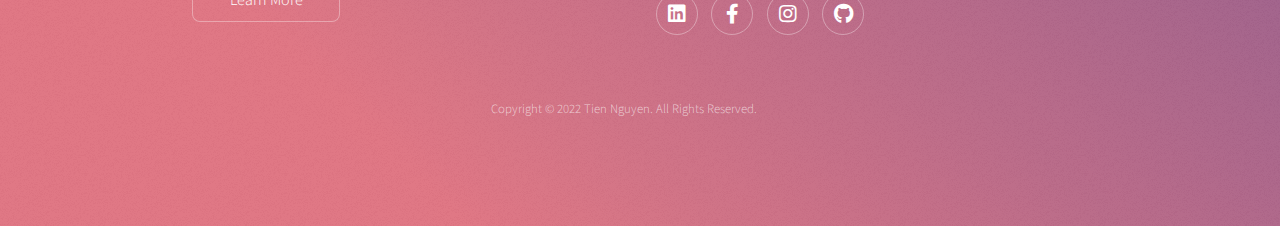
<file: generic.html>
<!DOCTYPE HTML>
<!--
	Stellar by HTML5 UP
	html5up.net | @ajlkn
	Free for personal and commercial use under the CCA 3.0 license (html5up.net/license)
-->
<html>

<head>
	<title>Generic - Stellar by HTML5 UP</title>
	<meta charset="utf-8" />
	<meta name="viewport" content="width=device-width, initial-scale=1, user-scalable=no" />
	<link rel="stylesheet" href="assets/css/main.css" />
	<noscript>
		<link rel="stylesheet" href="assets/css/noscript.css" />
	</noscript>
</head>

<body class="is-preload">

	<!-- Wrapper -->
	<div id="wrapper">

		<!-- Header -->
		<header id="header">
			<h1>Generic</h1>
			<p>Ipsum dolor sit amet nullam</p>
		</header>

		<!-- Main -->
		<div id="main">

			<!-- Content -->
			<section id="content" class="main">
				<span class="image main"><img src="images/pic04.jpg" alt="" /></span>
				<h2>Magna feugiat lorem</h2>
				<p>Donec eget ex magna. Interdum et malesuada fames ac ante ipsum primis in faucibus. Pellentesque
					venenatis dolor imperdiet dolor mattis sagittis. Praesent rutrum sem diam, vitae egestas enim auctor
					sit amet. Pellentesque leo mauris, consectetur id ipsum sit amet, fergiat. Pellentesque in mi eu
					massa lacinia malesuada et a elit. Donec urna ex, lacinia in purus ac, pretium pulvinar mauris.
					Curabitur sapien risus, commodo eget turpis at, elementum convallis fames ac ante ipsum primis in
					faucibus.</p>
				<p>Pellentesque venenatis dolor imperdiet dolor mattis sagittis. Praesent rutrum sem diam, vitae egestas
					enim auctor sit amet. Consequat leo mauris, consectetur id ipsum sit amet, fersapien risus, commodo
					eget turpis at, elementum convallis elit enim turpis lorem ipsum dolor sit amet feugiat. Phasellus
					convallis elit id ullamcorper pulvinar. Duis aliquam turpis mauris, eu ultricies erat malesuada
					quis. Aliquam dapibus, lacus eget hendrerit bibendum, urna est aliquam sem, sit amet est velit quis
					lorem.</p>
				<h2>Tempus veroeros</h2>
				<p>Cep risus aliquam gravida cep ut lacus amet. Adipiscing faucibus nunc placerat. Tempus adipiscing
					turpis non blandit accumsan eget lacinia nunc integer interdum amet aliquam ut orci non col ut ut
					praesent. Semper amet interdum mi. Phasellus enim laoreet ac ac commodo faucibus faucibus. Curae
					ante vestibulum ante. Blandit. Ante accumsan nisi eu placerat gravida placerat adipiscing in risus
					fusce vitae ac mi accumsan nunc in accumsan tempor blandit aliquet aliquet lobortis. Ultricies
					blandit lobortis praesent turpis. Adipiscing accumsan adipiscing adipiscing ac lacinia cep. Orci
					blandit a iaculis adipiscing ac. Vivamus ornare laoreet odio vis praesent nunc lorem mi. Erat.
					Tempus sem faucibus ac id. Vis in blandit. Nascetur ultricies blandit ac. Arcu aliquam. Accumsan mi
					eget adipiscing nulla. Non vestibulum ac interdum condimentum semper commodo massa arcu.</p>
			</section>

		</div>

		<!-- Footer -->
		<footer id="footer">
			<section>
				<h2>Aliquam sed mauris</h2>
				<p>Sed lorem ipsum dolor sit amet et nullam consequat feugiat consequat magna adipiscing tempus etiam
					dolore veroeros. eget dapibus mauris. Cras aliquet, nisl ut viverra sollicitudin, ligula erat
					egestas velit, vitae tincidunt odio.</p>
				<ul class="actions">
					<li><a href="generic.html" class="button">Learn More</a></li>
				</ul>
			</section>
			<section>
				<h2>Contact</h2>
				<dl class="alt">
					<dt>Address</dt>
					<dd>5931 Hobe Lane &bull; St. Paul, MN 55110 &bull; USA</dd>
					<dt>Phone</dt>
					<dd>(651) 348-9438</dd>
					<dt>Email</dt>
					<dd><a href="mailto:ktngn@yahoo.com">ktngn@yahoo.com</a></dd>
				</dl>
				<ul class="icons">
					<li><a href="https://www.linkedin.com/in/tien-kim-nguyen/" target="_blank"
							class="icon brands fa-linkedin alt"><span class="label">Twitter</span></a></li>
					<li><a href="#" class="icon brands fa-facebook-f alt"><span class="label">Facebook</span></a></li>
					<li><a href="#" class="icon brands fa-instagram alt"><span class="label">Instagram</span></a></li>
					<li><a href="https://github.com/TienKimNguyen" target="_blank"
							class="icon brands fa-github alt"><span class="label">GitHub</span></a></li>
					<!-- <li><a href="#" class="icon brands fa-dribbble alt"><span class="label">Dribbble</span></a></li> -->
				</ul>
			</section>
			<p class="copyright">Copyright &copy; 2022 Tien Nguyen. All Rights Reserved.</p>
		</footer>

	</div>

	<!-- Scripts -->
	<script src="assets/js/jquery.min.js"></script>
	<script src="assets/js/jquery.scrollex.min.js"></script>
	<script src="assets/js/jquery.scrolly.min.js"></script>
	<script src="assets/js/browser.min.js"></script>
	<script src="assets/js/breakpoints.min.js"></script>
	<script src="assets/js/util.js"></script>
	<script src="assets/js/main.js"></script>

</body>

</html>
</file>
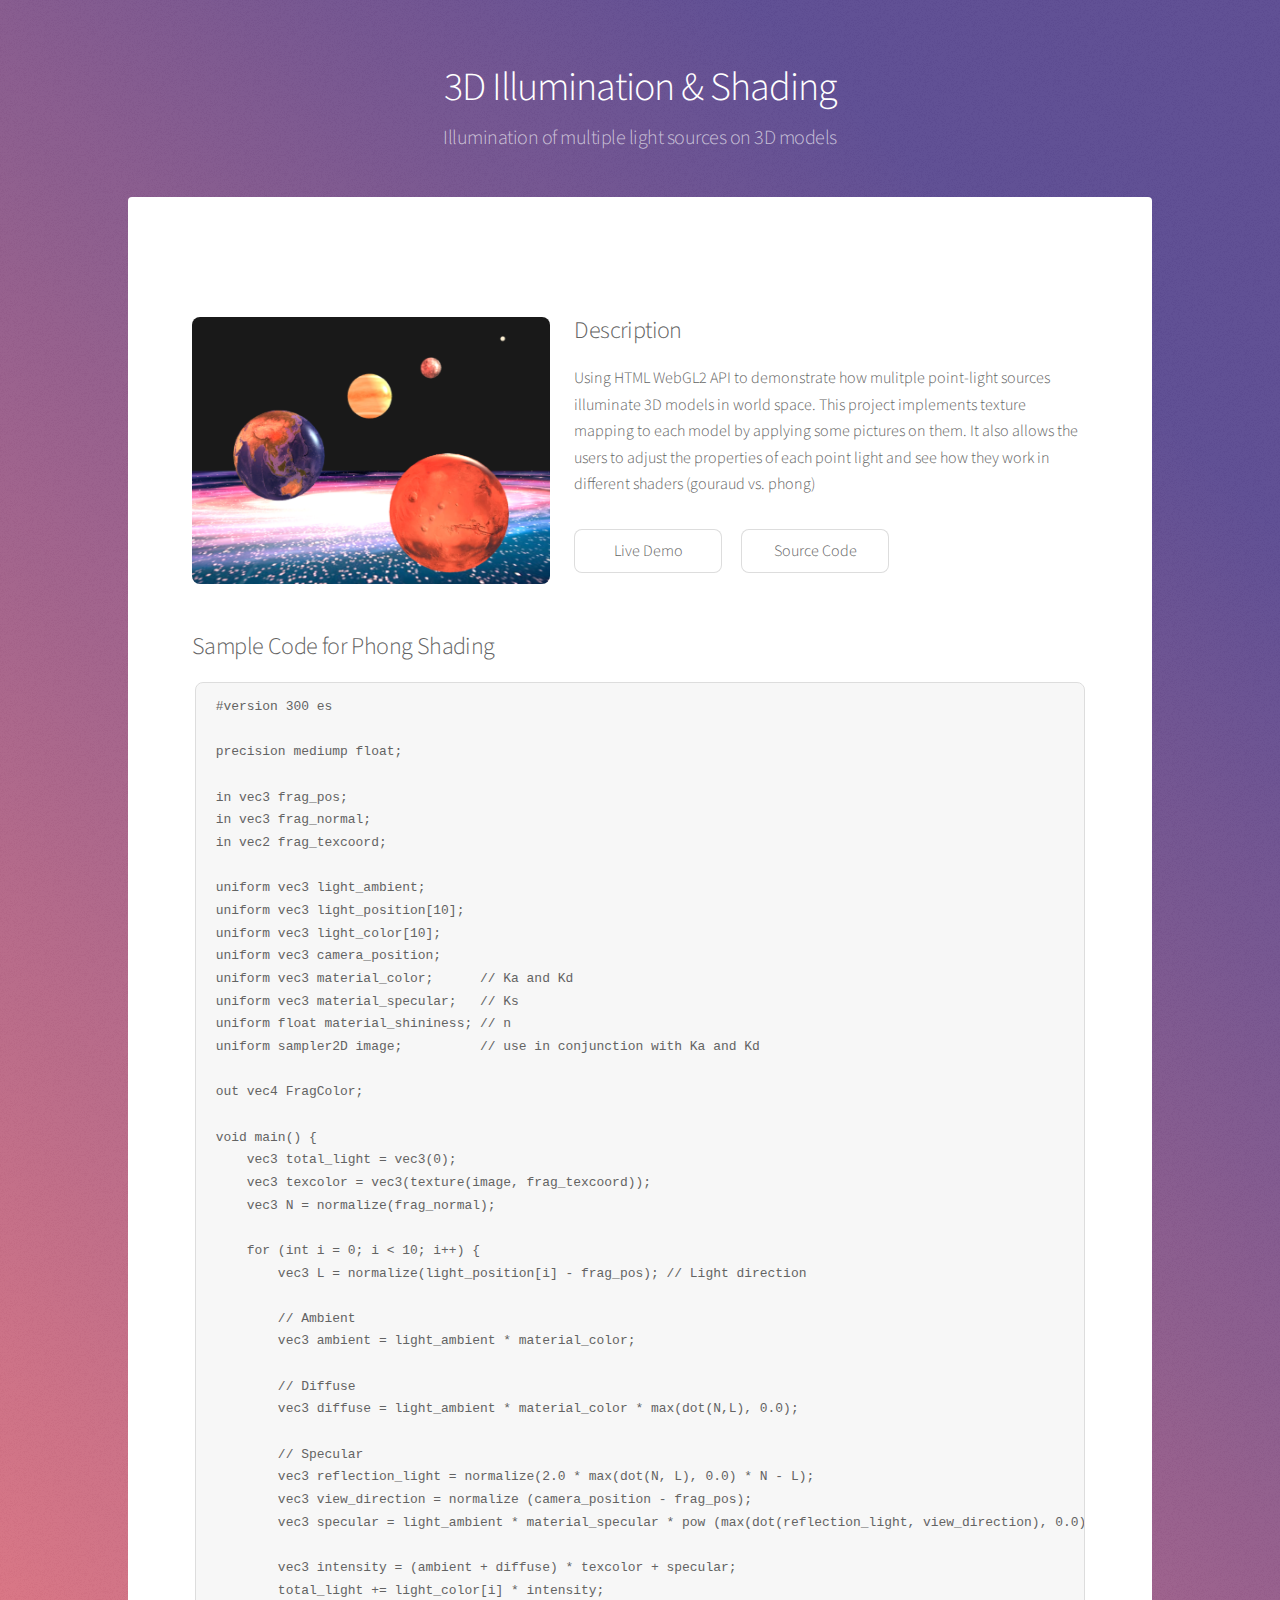
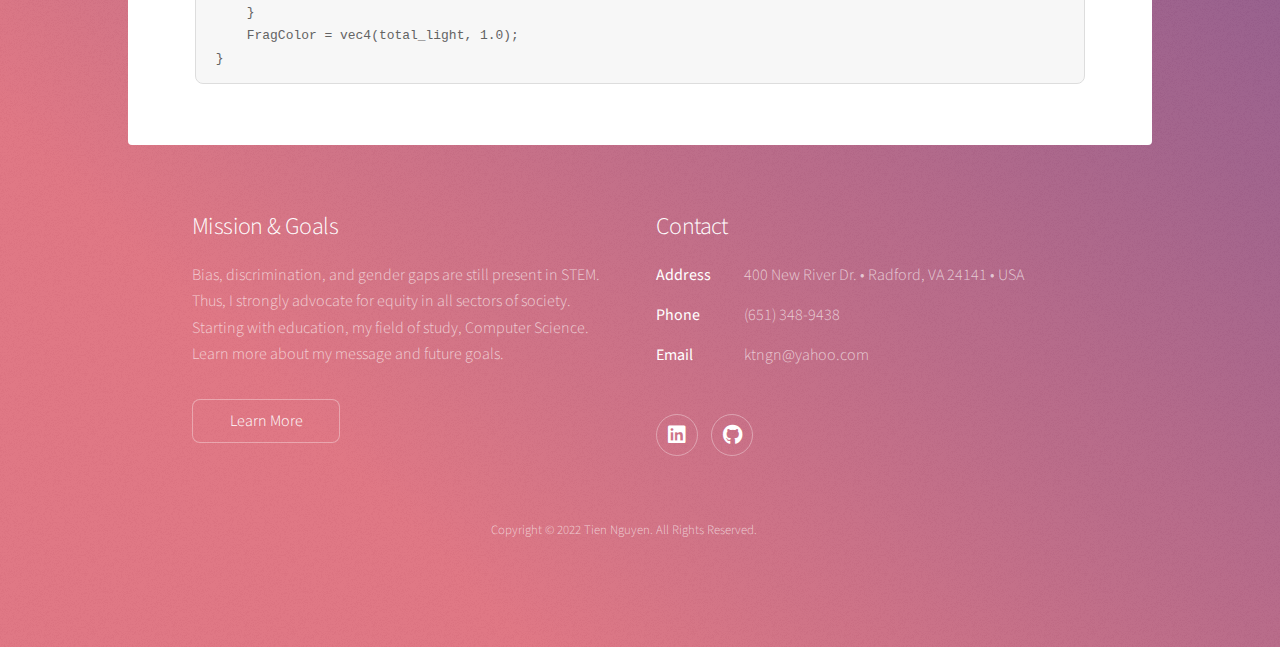
<file: illuminating.html>
<!DOCTYPE html>
<!--
	Stellar by HTML5 UP
	html5up.net | @ajlkn
	Free for personal and commercial use under the CCA 3.0 license (html5up.net/license)
-->
<html>
  <head>
    <title>3D Illumination & Shading</title>
    <meta charset="utf-8" />
    <meta
      name="viewport"
      content="width=device-width, initial-scale=1, user-scalable=no"
    />
    <link rel="stylesheet" href="assets/css/main.css" />
    <noscript>
      <link rel="stylesheet" href="assets/css/noscript.css" />
    </noscript>
  </head>

  <body class="is-preload">
    <!-- Wrapper -->
    <div id="wrapper">
      <!-- Header -->
      <header id="header">
        <h1>3D Illumination & Shading</h1>
        <p>Illumination of multiple light sources on 3D models</p>
      </header>

      <!-- Main -->
      <div id="main">
        <!-- Content -->
        <section id="content" class="main">
          <div style="margin-bottom: 2.5em">
            <span class="image left"
              ><img src="images/illuminating.png" alt=""
            /></span>
            <h2>Description</h2>
            <p>
              Using HTML WebGL2 API to demonstrate how mulitple point-light
              sources illuminate 3D models in world space. This project
              implements texture mapping to each model by applying some pictures
              on them. It also allows the users to adjust the properties of each
              point light and see how they work in different shaders (gouraud
              vs. phong)
            </p>
            <a
              href="https://tienkimnguyen.github.io/cg-illuminationshading/"
              target="_blank"
              style="margin-bottom: 1em; margin-right: 1rem"
              class="button"
            >
              Live Demo
            </a>
            <a
              href="https://github.com/TienKimNguyen/cg-illuminationshading"
              target="_blank"
              class="button"
              style="margin-bottom: 1rem"
            >
              Source Code
            </a>
          </div>

          <h2>Sample Code for Phong Shading</h2>

          <pre><code>#version 300 es

precision mediump float;

in vec3 frag_pos;
in vec3 frag_normal;
in vec2 frag_texcoord;

uniform vec3 light_ambient;
uniform vec3 light_position[10];
uniform vec3 light_color[10];
uniform vec3 camera_position;
uniform vec3 material_color;      // Ka and Kd
uniform vec3 material_specular;   // Ks
uniform float material_shininess; // n
uniform sampler2D image;          // use in conjunction with Ka and Kd

out vec4 FragColor;

void main() {
    vec3 total_light = vec3(0);
    vec3 texcolor = vec3(texture(image, frag_texcoord));
    vec3 N = normalize(frag_normal);

    for (int i = 0; i < 10; i++) {
        vec3 L = normalize(light_position[i] - frag_pos); // Light direction

        // Ambient
        vec3 ambient = light_ambient * material_color;

        // Diffuse
        vec3 diffuse = light_ambient * material_color * max(dot(N,L), 0.0);
        
        // Specular
        vec3 reflection_light = normalize(2.0 * max(dot(N, L), 0.0) * N - L);
        vec3 view_direction = normalize (camera_position - frag_pos);
        vec3 specular = light_ambient * material_specular * pow (max(dot(reflection_light, view_direction), 0.0), material_shininess);
        
        vec3 intensity = (ambient + diffuse) * texcolor + specular;
        total_light += light_color[i] * intensity;
    }
    FragColor = vec4(total_light, 1.0);
}</code></pre>
        </section>
      </div>

      <!-- Footer -->
      <footer id="footer">
        <section>
          <h2>Mission & Goals</h2>
          <p>
            Bias, discrimination, and gender gaps are still present in STEM.
            Thus, I strongly advocate for equity in all sectors of society.
            Starting with education, my field of study, Computer Science. Learn
            more about my message and future goals.
          </p>
          <ul class="actions">
            <li>
              <a
                href="files/Portfolio Essay.pdf"
                target="_blank"
                class="button"
              >
                Learn More
              </a>
            </li>
          </ul>
        </section>
        <section>
          <h2>Contact</h2>
          <dl class="alt">
            <dt>Address</dt>
            <dd>400 New River Dr. &bull; Radford, VA 24141 &bull; USA</dd>
            <dt>Phone</dt>
            <dd>(651) 348-9438</dd>
            <dt>Email</dt>
            <dd><a href="mailto:ktngn@yahoo.com">ktngn@yahoo.com</a></dd>
          </dl>
          <ul class="icons">
            <li>
              <a
                href="https://www.linkedin.com/in/tien-kim-nguyen/"
                target="_blank"
                class="icon brands fa-linkedin alt"
                ><span class="label">LinkedIn</span></a
              >
            </li>
            <li>
              <a
                href="https://github.com/TienKimNguyen"
                target="_blank"
                class="icon brands fa-github alt"
                ><span class="label">GitHub</span></a
              >
            </li>
            <!-- <li><a href="#" class="icon brands fa-dribbble alt"><span class="label">Dribbble</span></a></li> -->
          </ul>
        </section>
        <p class="copyright">
          Copyright &copy; 2022 Tien Nguyen. All Rights Reserved.
        </p>
      </footer>
    </div>

    <!-- Scripts -->
    <script src="assets/js/jquery.min.js"></script>
    <script src="assets/js/jquery.scrollex.min.js"></script>
    <script src="assets/js/jquery.scrolly.min.js"></script>
    <script src="assets/js/browser.min.js"></script>
    <script src="assets/js/breakpoints.min.js"></script>
    <script src="assets/js/util.js"></script>
    <script src="assets/js/main.js"></script>
  </body>
</html>
</file>
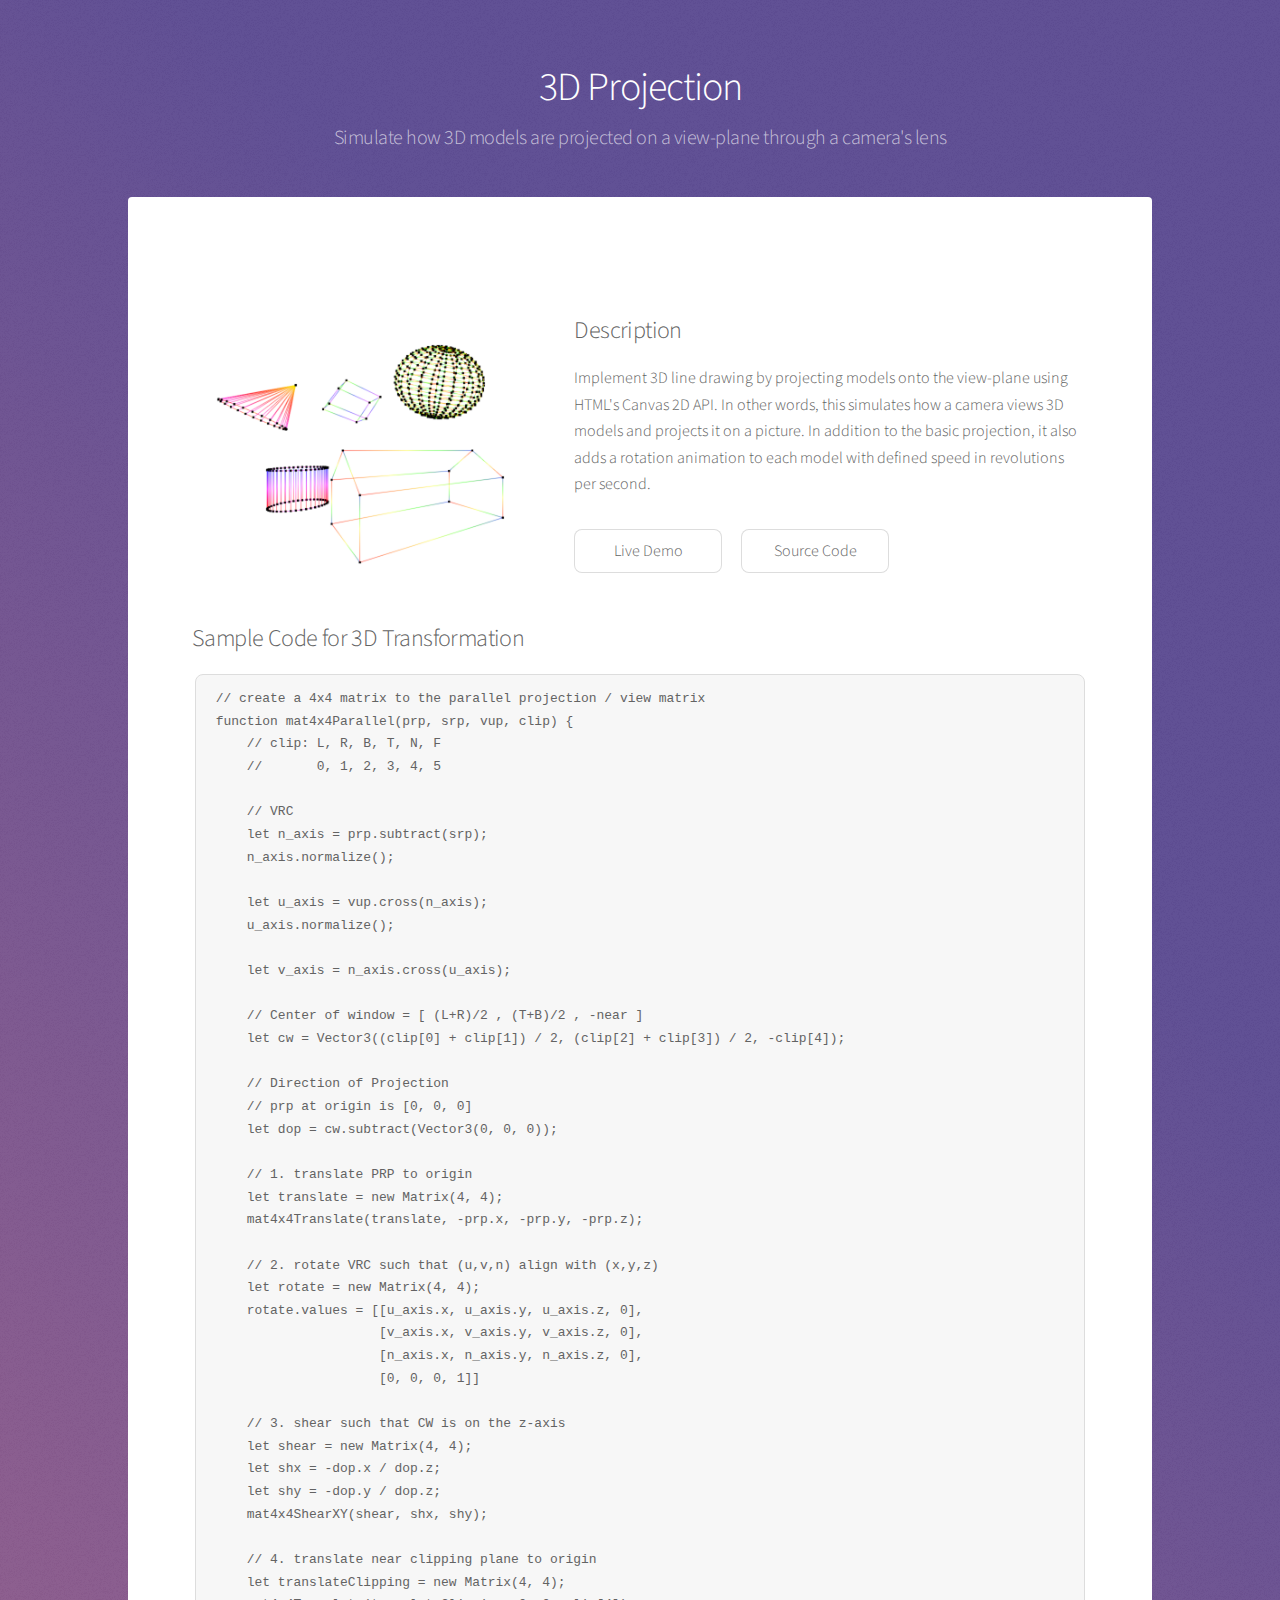
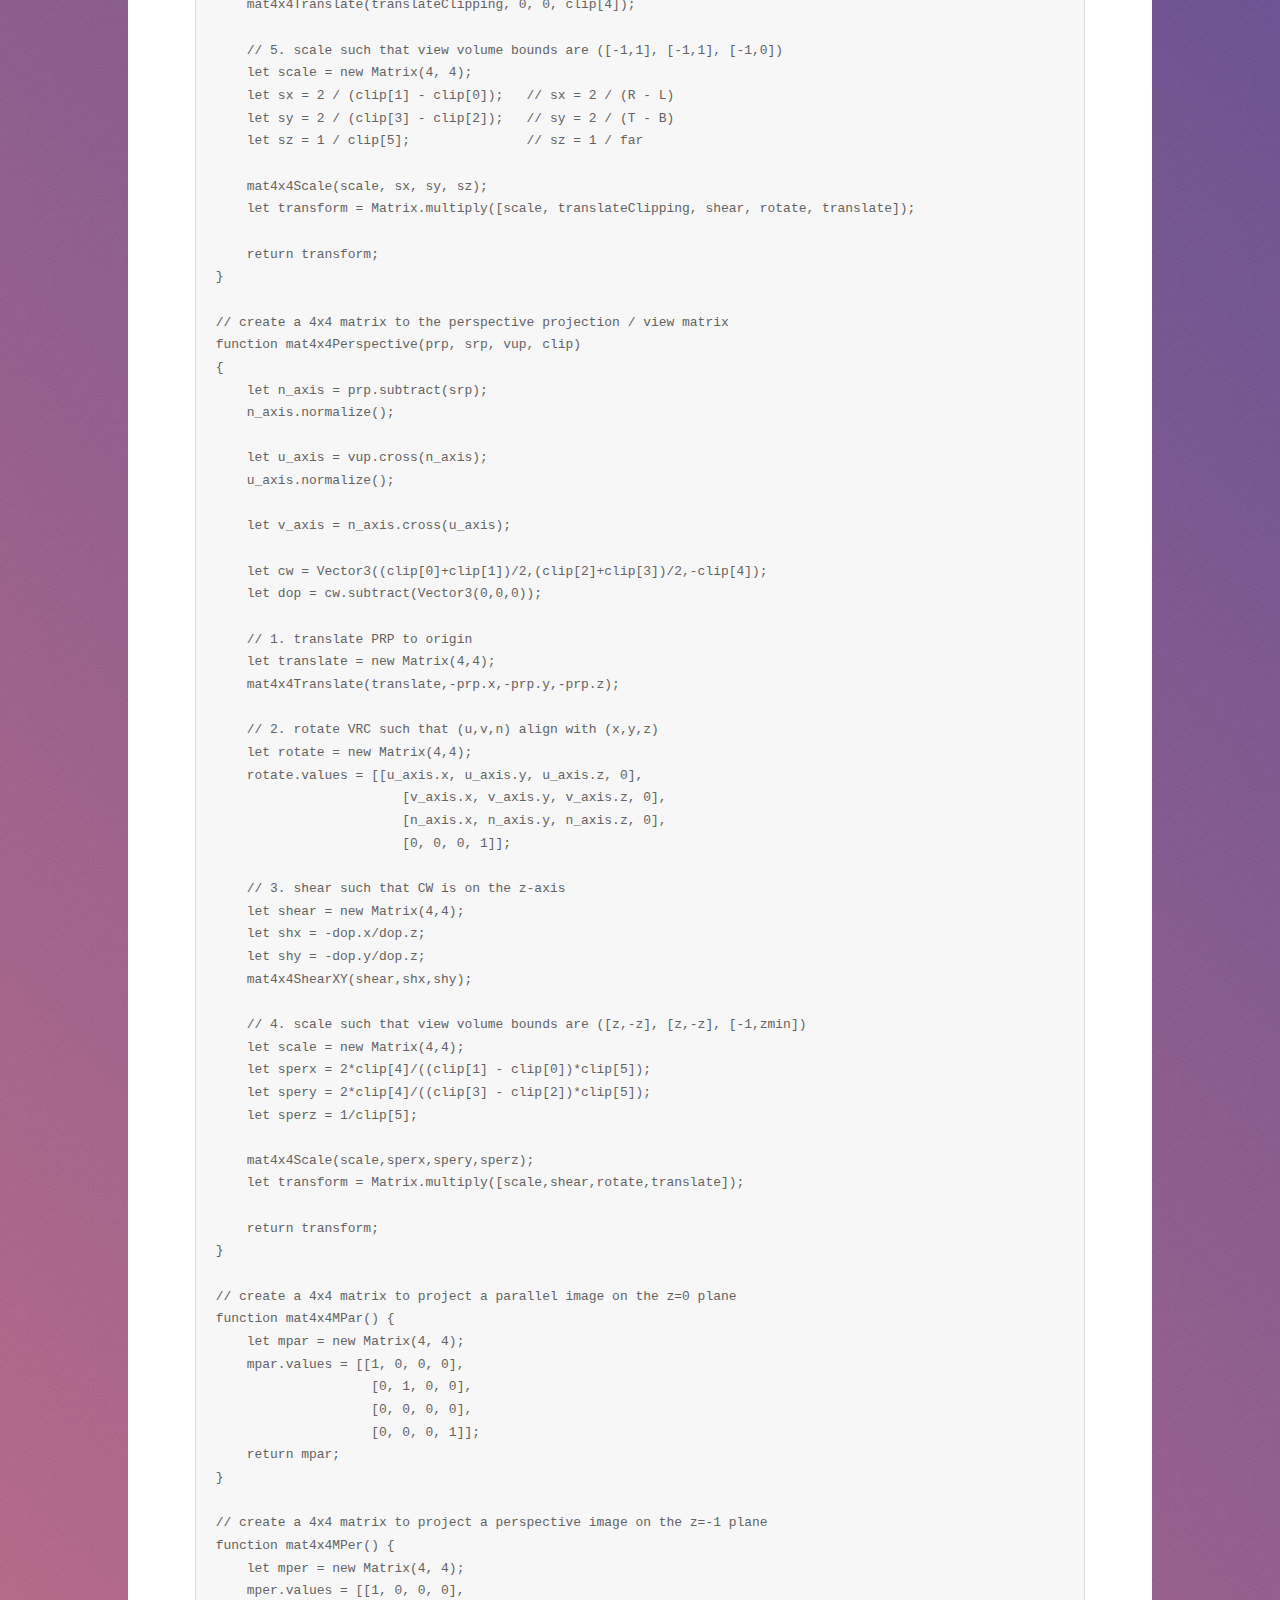
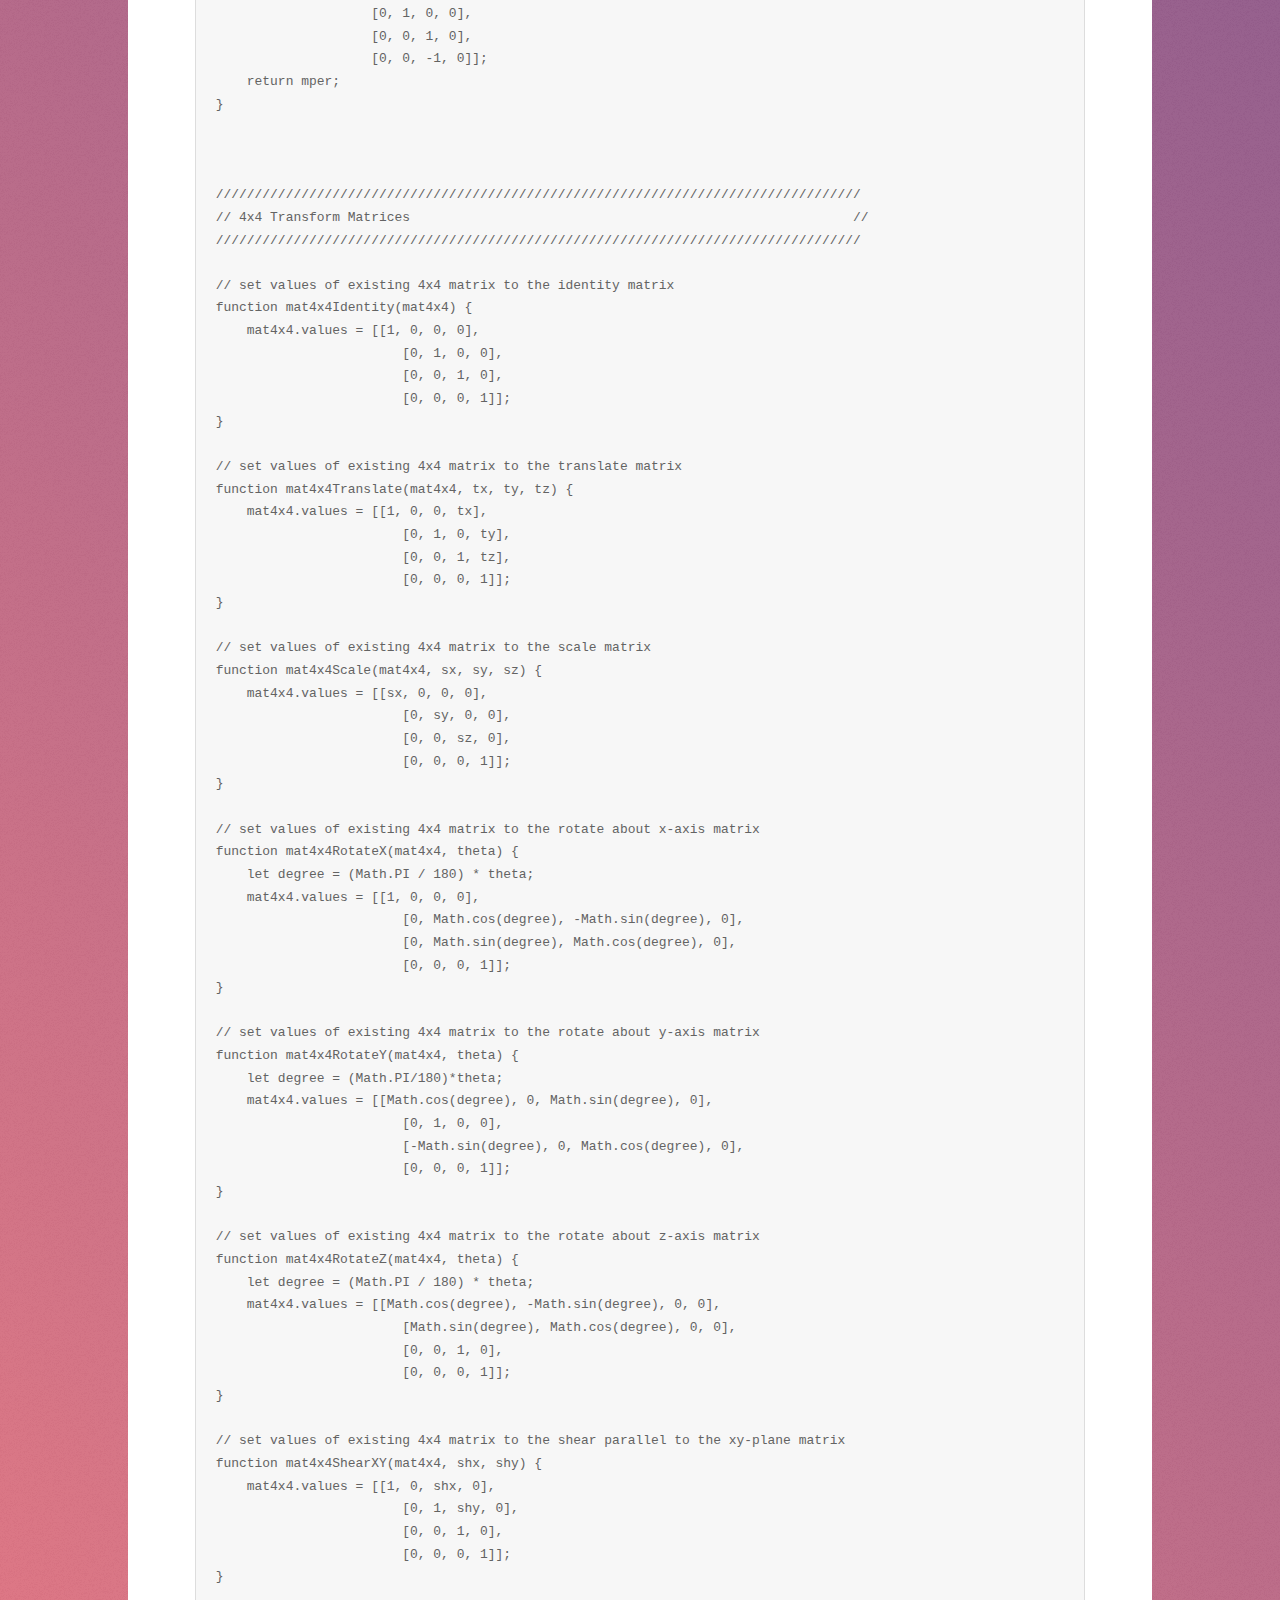
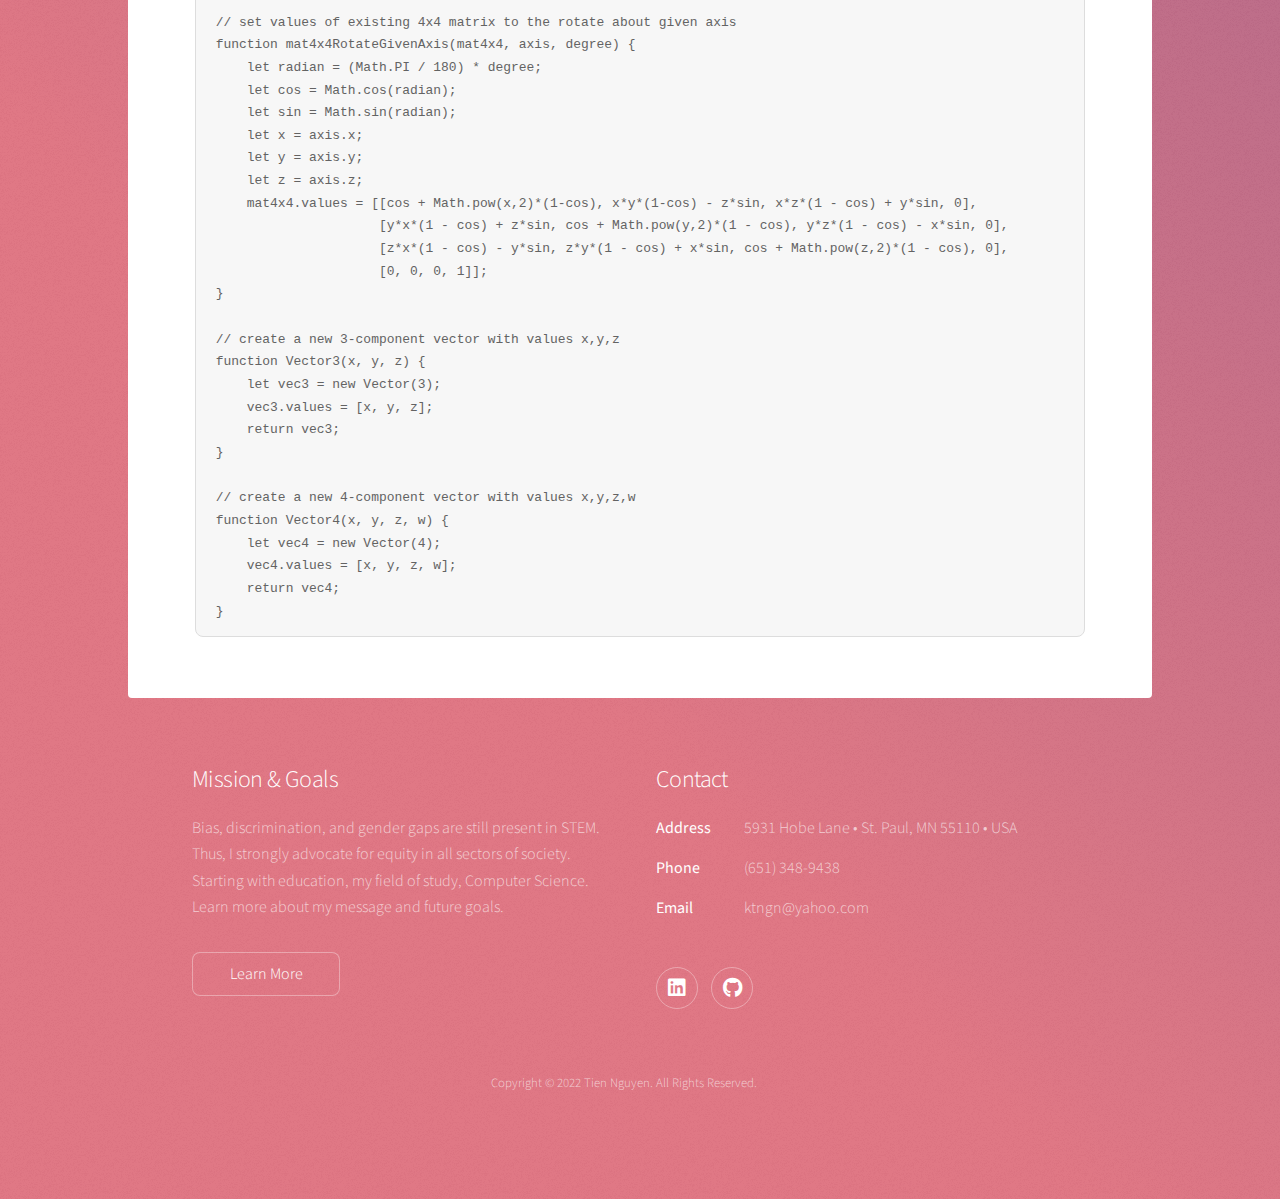
<file: projection.html>
<!DOCTYPE html>
<!--
	Stellar by HTML5 UP
	html5up.net | @ajlkn
	Free for personal and commercial use under the CCA 3.0 license (html5up.net/license)
-->
<html>
  <head>
    <title>3D Projection</title>
    <meta charset="utf-8" />
    <meta
      name="viewport"
      content="width=device-width, initial-scale=1, user-scalable=no"
    />
    <link rel="stylesheet" href="assets/css/main.css" />
    <noscript>
      <link rel="stylesheet" href="assets/css/noscript.css" />
    </noscript>
  </head>

  <body class="is-preload">
    <!-- Wrapper -->
    <div id="wrapper">
      <!-- Header -->
      <header id="header">
        <h1>3D Projection</h1>
        <p>
          Simulate how 3D models are projected on a view-plane through a
          camera's lens
        </p>
      </header>

      <!-- Main -->
      <div id="main">
        <!-- Content -->
        <section id="content" class="main">
          <div style="margin-bottom: 2em">
            <span class="image left"
              ><img src="images/projectionlivedemo.png" alt=""
            /></span>
            <h2>Description</h2>
            <p>
              Implement 3D line drawing by projecting models onto the view-plane
              using HTML's Canvas 2D API. In other words, this simulates how a
              camera views 3D models and projects it on a picture. In addition
              to the basic projection, it also adds a rotation animation to each
              model with defined speed in revolutions per second.
            </p>
            <a
              href="https://tienkimnguyen.github.io/cg-3dprojections/"
              target="_blank"
              style="margin-bottom: 1em; margin-right: 1rem"
              class="button"
              >Live Demo
            </a>
            <a
              href="https://github.com/TienKimNguyen/cg-3dprojections"
              target="_blank"
              class="button"
              style="margin-bottom: 1rem"
              >Source Code
            </a>
          </div>

          <h2>Sample Code for 3D Transformation</h2>

          <pre><code>// create a 4x4 matrix to the parallel projection / view matrix
function mat4x4Parallel(prp, srp, vup, clip) {
    // clip: L, R, B, T, N, F
    //       0, 1, 2, 3, 4, 5
                    
    // VRC
    let n_axis = prp.subtract(srp);
    n_axis.normalize();
                    
    let u_axis = vup.cross(n_axis);
    u_axis.normalize();
                        
    let v_axis = n_axis.cross(u_axis);
                        
    // Center of window = [ (L+R)/2 , (T+B)/2 , -near ]
    let cw = Vector3((clip[0] + clip[1]) / 2, (clip[2] + clip[3]) / 2, -clip[4]);
                    
    // Direction of Projection
    // prp at origin is [0, 0, 0]
    let dop = cw.subtract(Vector3(0, 0, 0));
                        
    // 1. translate PRP to origin
    let translate = new Matrix(4, 4);
    mat4x4Translate(translate, -prp.x, -prp.y, -prp.z);
                    
    // 2. rotate VRC such that (u,v,n) align with (x,y,z)
    let rotate = new Matrix(4, 4);
    rotate.values = [[u_axis.x, u_axis.y, u_axis.z, 0],
                     [v_axis.x, v_axis.y, v_axis.z, 0],
                     [n_axis.x, n_axis.y, n_axis.z, 0],
                     [0, 0, 0, 1]]
                    
    // 3. shear such that CW is on the z-axis
    let shear = new Matrix(4, 4);
    let shx = -dop.x / dop.z;
    let shy = -dop.y / dop.z;
    mat4x4ShearXY(shear, shx, shy);
                    
    // 4. translate near clipping plane to origin
    let translateClipping = new Matrix(4, 4);
    mat4x4Translate(translateClipping, 0, 0, clip[4]);
                    
    // 5. scale such that view volume bounds are ([-1,1], [-1,1], [-1,0])
    let scale = new Matrix(4, 4);
    let sx = 2 / (clip[1] - clip[0]);   // sx = 2 / (R - L)
    let sy = 2 / (clip[3] - clip[2]);   // sy = 2 / (T - B)
    let sz = 1 / clip[5];               // sz = 1 / far
    
    mat4x4Scale(scale, sx, sy, sz);
    let transform = Matrix.multiply([scale, translateClipping, shear, rotate, translate]);
    
    return transform;
}
                    
// create a 4x4 matrix to the perspective projection / view matrix
function mat4x4Perspective(prp, srp, vup, clip) 
{
    let n_axis = prp.subtract(srp);
    n_axis.normalize();

    let u_axis = vup.cross(n_axis);
    u_axis.normalize();
    
    let v_axis = n_axis.cross(u_axis);
    
    let cw = Vector3((clip[0]+clip[1])/2,(clip[2]+clip[3])/2,-clip[4]);
    let dop = cw.subtract(Vector3(0,0,0));
    
    // 1. translate PRP to origin
    let translate = new Matrix(4,4);
    mat4x4Translate(translate,-prp.x,-prp.y,-prp.z);
    
    // 2. rotate VRC such that (u,v,n) align with (x,y,z)
    let rotate = new Matrix(4,4);
    rotate.values = [[u_axis.x, u_axis.y, u_axis.z, 0],
                        [v_axis.x, v_axis.y, v_axis.z, 0],
                        [n_axis.x, n_axis.y, n_axis.z, 0],
                        [0, 0, 0, 1]];
    
    // 3. shear such that CW is on the z-axis
    let shear = new Matrix(4,4);
    let shx = -dop.x/dop.z;
    let shy = -dop.y/dop.z;
    mat4x4ShearXY(shear,shx,shy);
    
    // 4. scale such that view volume bounds are ([z,-z], [z,-z], [-1,zmin])
    let scale = new Matrix(4,4);
    let sperx = 2*clip[4]/((clip[1] - clip[0])*clip[5]);
    let spery = 2*clip[4]/((clip[3] - clip[2])*clip[5]);
    let sperz = 1/clip[5];
    
    mat4x4Scale(scale,sperx,spery,sperz);    
    let transform = Matrix.multiply([scale,shear,rotate,translate]);
    
    return transform;
}

// create a 4x4 matrix to project a parallel image on the z=0 plane
function mat4x4MPar() {
    let mpar = new Matrix(4, 4);
    mpar.values = [[1, 0, 0, 0],
                    [0, 1, 0, 0],
                    [0, 0, 0, 0],
                    [0, 0, 0, 1]];
    return mpar;
}

// create a 4x4 matrix to project a perspective image on the z=-1 plane
function mat4x4MPer() {
    let mper = new Matrix(4, 4);
    mper.values = [[1, 0, 0, 0],
                    [0, 1, 0, 0],
                    [0, 0, 1, 0],
                    [0, 0, -1, 0]];
    return mper;
}



///////////////////////////////////////////////////////////////////////////////////
// 4x4 Transform Matrices                                                         //
///////////////////////////////////////////////////////////////////////////////////

// set values of existing 4x4 matrix to the identity matrix
function mat4x4Identity(mat4x4) {
    mat4x4.values = [[1, 0, 0, 0],
                        [0, 1, 0, 0],
                        [0, 0, 1, 0],
                        [0, 0, 0, 1]];
}

// set values of existing 4x4 matrix to the translate matrix
function mat4x4Translate(mat4x4, tx, ty, tz) {
    mat4x4.values = [[1, 0, 0, tx],
                        [0, 1, 0, ty],
                        [0, 0, 1, tz],
                        [0, 0, 0, 1]];
}

// set values of existing 4x4 matrix to the scale matrix
function mat4x4Scale(mat4x4, sx, sy, sz) {
    mat4x4.values = [[sx, 0, 0, 0],
                        [0, sy, 0, 0],
                        [0, 0, sz, 0],
                        [0, 0, 0, 1]];
}

// set values of existing 4x4 matrix to the rotate about x-axis matrix
function mat4x4RotateX(mat4x4, theta) {
    let degree = (Math.PI / 180) * theta;
    mat4x4.values = [[1, 0, 0, 0],
                        [0, Math.cos(degree), -Math.sin(degree), 0],
                        [0, Math.sin(degree), Math.cos(degree), 0],
                        [0, 0, 0, 1]];
}

// set values of existing 4x4 matrix to the rotate about y-axis matrix
function mat4x4RotateY(mat4x4, theta) {
    let degree = (Math.PI/180)*theta;
    mat4x4.values = [[Math.cos(degree), 0, Math.sin(degree), 0],
                        [0, 1, 0, 0],
                        [-Math.sin(degree), 0, Math.cos(degree), 0],
                        [0, 0, 0, 1]];
}

// set values of existing 4x4 matrix to the rotate about z-axis matrix
function mat4x4RotateZ(mat4x4, theta) {
    let degree = (Math.PI / 180) * theta;
    mat4x4.values = [[Math.cos(degree), -Math.sin(degree), 0, 0],
                        [Math.sin(degree), Math.cos(degree), 0, 0],
                        [0, 0, 1, 0],
                        [0, 0, 0, 1]];
}

// set values of existing 4x4 matrix to the shear parallel to the xy-plane matrix
function mat4x4ShearXY(mat4x4, shx, shy) {
    mat4x4.values = [[1, 0, shx, 0],
                        [0, 1, shy, 0],
                        [0, 0, 1, 0],
                        [0, 0, 0, 1]];
}
                
// set values of existing 4x4 matrix to the rotate about given axis
function mat4x4RotateGivenAxis(mat4x4, axis, degree) {
    let radian = (Math.PI / 180) * degree;
    let cos = Math.cos(radian);
    let sin = Math.sin(radian);
    let x = axis.x;
    let y = axis.y;
    let z = axis.z;
    mat4x4.values = [[cos + Math.pow(x,2)*(1-cos), x*y*(1-cos) - z*sin, x*z*(1 - cos) + y*sin, 0],
                     [y*x*(1 - cos) + z*sin, cos + Math.pow(y,2)*(1 - cos), y*z*(1 - cos) - x*sin, 0],
                     [z*x*(1 - cos) - y*sin, z*y*(1 - cos) + x*sin, cos + Math.pow(z,2)*(1 - cos), 0],
                     [0, 0, 0, 1]];
}
                
// create a new 3-component vector with values x,y,z
function Vector3(x, y, z) {
    let vec3 = new Vector(3);
    vec3.values = [x, y, z];
    return vec3;
}

// create a new 4-component vector with values x,y,z,w
function Vector4(x, y, z, w) {
    let vec4 = new Vector(4);
    vec4.values = [x, y, z, w];
    return vec4;
}</code></pre>
        </section>
      </div>

      <!-- Footer -->
      <footer id="footer">
        <section>
          <h2>Mission & Goals</h2>
          <p>
            Bias, discrimination, and gender gaps are still present in STEM.
            Thus, I strongly advocate for equity in all sectors of society.
            Starting with education, my field of study, Computer Science. Learn
            more about my message and future goals.
          </p>
          <ul class="actions">
            <li>
              <a
                href="files/Portfolio Essay.pdf"
                target="_blank"
                class="button"
              >
                Learn More
              </a>
            </li>
          </ul>
        </section>
        <section>
          <h2>Contact</h2>
          <dl class="alt">
            <dt>Address</dt>
            <dd>5931 Hobe Lane &bull; St. Paul, MN 55110 &bull; USA</dd>
            <dt>Phone</dt>
            <dd>(651) 348-9438</dd>
            <dt>Email</dt>
            <dd><a href="mailto:ktngn@yahoo.com">ktngn@yahoo.com</a></dd>
          </dl>
          <ul class="icons">
            <li>
              <a
                href="https://www.linkedin.com/in/tien-kim-nguyen/"
                target="_blank"
                class="icon brands fa-linkedin alt"
                ><span class="label">LinkedIn</span></a
              >
            </li>
            <li>
              <a
                href="https://github.com/TienKimNguyen"
                target="_blank"
                class="icon brands fa-github alt"
                ><span class="label">GitHub</span></a
              >
            </li>
            <!-- <li><a href="#" class="icon brands fa-dribbble alt"><span class="label">Dribbble</span></a></li> -->
          </ul>
        </section>
        <p class="copyright">
          Copyright &copy; 2022 Tien Nguyen. All Rights Reserved.
        </p>
      </footer>
    </div>

    <!-- Scripts -->
    <script src="assets/js/jquery.min.js"></script>
    <script src="assets/js/jquery.scrollex.min.js"></script>
    <script src="assets/js/jquery.scrolly.min.js"></script>
    <script src="assets/js/browser.min.js"></script>
    <script src="assets/js/breakpoints.min.js"></script>
    <script src="assets/js/util.js"></script>
    <script src="assets/js/main.js"></script>
  </body>
</html>
</file>
<file: assets/css/noscript.css>
/*
	Stellar by HTML5 UP
	html5up.net | @ajlkn
	Free for personal and commercial use under the CCA 3.0 license (html5up.net/license)
*/

/* Header */

	body.is-preload #header.alt > * {
		opacity: 1;
	}

	body.is-preload #header.alt .logo {
		-moz-transform: none;
		-webkit-transform: none;
		-ms-transform: none;
		transform: none;
	}
</file>
<file: assets/css/main.css>
@import url(fontawesome-all.min.css);
@import 'https://fonts.googleapis.com/css?family=Source+Sans+Pro:300,400';

/*
	Stellar by HTML5 UP
	html5up.net | @ajlkn
	Free for personal and commercial use under the CCA 3.0 license (html5up.net/license)
*/

html, body, div, span, applet, object,
iframe, h1, h2, h3, h4, h5, h6, p, blockquote,
pre, a, abbr, acronym, address, big, cite,
code, del, dfn, em, img, ins, kbd, q, s, samp,
small, strike, strong, sub, sup, tt, var, b,
u, i, center, dl, dt, dd, ol, ul, li, fieldset,
form, label, legend, table, caption, tbody,
tfoot, thead, tr, th, td, article, aside,
canvas, details, embed, figure, figcaption,
footer, header, hgroup, menu, nav, output, ruby,
section, summary, time, mark, audio, video {
	margin: 0;
	padding: 0;
	border: 0;
	font-size: 100%;
	font: inherit;
	vertical-align: baseline;}

article, aside, details, figcaption, figure,
footer, header, hgroup, menu, nav, section {
	display: block;}

body {
	line-height: 1;
}

ol, ul {
	list-style: none;
}

blockquote, q {
	quotes: none;
}

	blockquote:before, blockquote:after, q:before, q:after {
		content: '';
		content: none;
	}

table {
	border-collapse: collapse;
	border-spacing: 0;
}

body {
	-webkit-text-size-adjust: none;
}

mark {
	background-color: transparent;
	color: inherit;
}

input::-moz-focus-inner {
	border: 0;
	padding: 0;
}

input, select, textarea {
	-moz-appearance: none;
	-webkit-appearance: none;
	-ms-appearance: none;
	appearance: none;
}

/* Basic */

	@-ms-viewport {
		width: device-width;
	}

	body {
		-ms-overflow-style: scrollbar;
	}

	@media screen and (max-width: 480px) {

		html, body {
			min-width: 320px;
		}

	}

	html {
		box-sizing: border-box;
	}

	*, *:before, *:after {
		box-sizing: inherit;
	}

	body {
		background-color: #935d8c;
		background-image: url("images/overlay.png"), -moz-linear-gradient(45deg, #e37682 15%, #5f4d93 85%);
		background-image: url("images/overlay.png"), -webkit-linear-gradient(45deg, #e37682 15%, #5f4d93 85%);
		background-image: url("images/overlay.png"), -ms-linear-gradient(45deg, #e37682 15%, #5f4d93 85%);
		background-image: url("images/overlay.png"), linear-gradient(45deg, #e37682 15%, #5f4d93 85%);
	}

		body.is-preload *, body.is-preload *:before, body.is-preload *:after {
			-moz-animation: none !important;
			-webkit-animation: none !important;
			-ms-animation: none !important;
			animation: none !important;
			-moz-transition: none !important;
			-webkit-transition: none !important;
			-ms-transition: none !important;
			transition: none !important;
		}

/* Type */

	body {
		background-color: #935d8c;
		color: rgba(255, 255, 255, 0.65);
	}

	body, input, select, textarea {
		font-family: "Source Sans Pro", Helvetica, sans-serif;
		font-size: 17pt;
		font-weight: 300;
		line-height: 1.65;
	}

		@media screen and (max-width: 1680px) {

			body, input, select, textarea {
				font-size: 14pt;
			}

		}

		@media screen and (max-width: 1280px) {

			body, input, select, textarea {
				font-size: 12pt;
			}

		}

		@media screen and (max-width: 360px) {

			body, input, select, textarea {
				font-size: 11pt;
			}

		}

	a {
		-moz-transition: color 0.2s ease, border-bottom 0.2s ease;
		-webkit-transition: color 0.2s ease, border-bottom 0.2s ease;
		-ms-transition: color 0.2s ease, border-bottom 0.2s ease;
		transition: color 0.2s ease, border-bottom 0.2s ease;
		text-decoration: none;
		/* border-bottom: dotted 1px; */
		color: inherit;
	}

		a:hover {
			border-bottom-color: transparent;
		}

	strong, b {
		font-weight: 400;
	}

	em, i {
		font-style: italic;
	}

	p {
		margin: 0 0 2em 0;
	}

		p.content {
			-moz-columns: 20em 2;
			-webkit-columns: 20em 2;
			-ms-columns: 20em 2;
			columns: 20em 2;
			-moz-column-gap: 2em;
			-webkit-column-gap: 2em;
			-ms-column-gap: 2em;
			column-gap: 2em;
			text-align: justify;
		}

	h1, h2, h3, h4, h5, h6 {
		font-weight: 300;
		line-height: 1.5;
		margin: 0 0 0.7em 0;
		letter-spacing: -0.025em;
	}

		h1 a, h2 a, h3 a, h4 a, h5 a, h6 a {
			color: inherit;
			text-decoration: none;
		}

	h1 {
		font-size: 2.5em;
		line-height: 1.2;
	}

	h2 {
		font-size: 1.5em;
	}

	h3 {
		font-size: 1.25em;
	}

	h4 {
		font-size: 1.1em;
	}

	h5 {
		font-size: 0.9em;
	}

	h6 {
		font-size: 0.7em;
	}

	@media screen and (max-width: 736px) {

		h1 {
			font-size: 2em;
		}

	}

	sub {
		font-size: 0.8em;
		position: relative;
		top: 0.5em;
	}

	sup {
		font-size: 0.8em;
		position: relative;
		top: -0.5em;
	}

	blockquote {
		border-left: solid 4px;
		font-style: italic;
		margin: 0 0 2em 0;
		padding: 0.5em 0 0.5em 2em;
	}

	code {
		border-radius: 8px;
		border: solid 1px;
		font-family: "Courier New", monospace;
		font-size: 0.9em;
		margin: 0 0.25em;
		padding: 0.25em 0.65em;
	}

	pre {
		-webkit-overflow-scrolling: touch;
		font-family: "Courier New", monospace;
		font-size: 0.9em;
		margin: 0 0 2em 0;
	}

		pre code {
			display: block;
			line-height: 1.75;
			padding: 1em 1.5em;
			overflow-x: auto;
		}

	hr {
		border: 0;
		border-bottom: solid 1px;
		margin: 2em 0;
	}

		hr.major {
			margin: 3em 0;
		}

	.align-left {
		text-align: left;
	}

	.align-center {
		text-align: center;
	}

	.align-right {
		text-align: right;
	}

	input, select, textarea {
		color: #ffffff;
	}

	a:hover {
		color: #ffffff;
	}

	strong, b {
		color: #ffffff;
	}

	h1, h2, h3, h4, h5, h6 {
		color: #ffffff;
	}

	blockquote {
		border-left-color: rgba(255, 255, 255, 0.35);
	}

	code {
		background: rgba(255, 255, 255, 0.075);
		border-color: rgba(255, 255, 255, 0.35);
	}

	hr {
		border-bottom-color: rgba(255, 255, 255, 0.35);
	}

/* Row */

	.row {
		display: flex;
		flex-wrap: wrap;
		box-sizing: border-box;
		align-items: stretch;
	}

		.row > * {
			box-sizing: border-box;
		}

		.row.gtr-uniform > * > :last-child {
			margin-bottom: 0;
		}

		.row.aln-left {
			justify-content: flex-start;
		}

		.row.aln-center {
			justify-content: center;
		}

		.row.aln-right {
			justify-content: flex-end;
		}

		.row.aln-top {
			align-items: flex-start;
		}

		.row.aln-middle {
			align-items: center;
		}

		.row.aln-bottom {
			align-items: flex-end;
		}

		.row > .imp {
			order: -1;
		}

		.row > .col-1 {
			width: 8.33333%;
		}

		.row > .off-1 {
			margin-left: 8.33333%;
		}

		.row > .col-2 {
			width: 16.66667%;
		}

		.row > .off-2 {
			margin-left: 16.66667%;
		}

		.row > .col-3 {
			width: 25%;
		}

		.row > .off-3 {
			margin-left: 25%;
		}

		.row > .col-4 {
			width: 33.33333%;
		}

		.row > .off-4 {
			margin-left: 33.33333%;
		}

		.row > .col-5 {
			width: 41.66667%;
		}

		.row > .off-5 {
			margin-left: 41.66667%;
		}

		.row > .col-6 {
			width: 50%;
		}

		.row > .off-6 {
			margin-left: 50%;
		}

		.row > .col-7 {
			width: 58.33333%;
		}

		.row > .off-7 {
			margin-left: 58.33333%;
		}

		.row > .col-8 {
			width: 66.66667%;
		}

		.row > .off-8 {
			margin-left: 66.66667%;
		}

		.row > .col-9 {
			width: 75%;
		}

		.row > .off-9 {
			margin-left: 75%;
		}

		.row > .col-10 {
			width: 83.33333%;
		}

		.row > .off-10 {
			margin-left: 83.33333%;
		}

		.row > .col-11 {
			width: 91.66667%;
		}

		.row > .off-11 {
			margin-left: 91.66667%;
		}

		.row > .col-12 {
			width: 100%;
		}

		.row > .off-12 {
			margin-left: 100%;
		}

		.row.gtr-0 {
			margin-top: 0;
			margin-left: 0em;
		}

			.row.gtr-0 > * {
				padding: 0 0 0 0em;
			}

			.row.gtr-0.gtr-uniform {
				margin-top: 0em;
			}

				.row.gtr-0.gtr-uniform > * {
					padding-top: 0em;
				}

		.row.gtr-25 {
			margin-top: 0;
			margin-left: -0.375em;
		}

			.row.gtr-25 > * {
				padding: 0 0 0 0.375em;
			}

			.row.gtr-25.gtr-uniform {
				margin-top: -0.375em;
			}

				.row.gtr-25.gtr-uniform > * {
					padding-top: 0.375em;
				}

		.row.gtr-50 {
			margin-top: 0;
			margin-left: -0.75em;
		}

			.row.gtr-50 > * {
				padding: 0 0 0 0.75em;
			}

			.row.gtr-50.gtr-uniform {
				margin-top: -0.75em;
			}

				.row.gtr-50.gtr-uniform > * {
					padding-top: 0.75em;
				}

		.row {
			margin-top: 0;
			margin-left: -1.5em;
		}

			.row > * {
				padding: 0 0 0 1.5em;
			}

			.row.gtr-uniform {
				margin-top: -1.5em;
			}

				.row.gtr-uniform > * {
					padding-top: 1.5em;
				}

		.row.gtr-150 {
			margin-top: 0;
			margin-left: -2.25em;
		}

			.row.gtr-150 > * {
				padding: 0 0 0 2.25em;
			}

			.row.gtr-150.gtr-uniform {
				margin-top: -2.25em;
			}

				.row.gtr-150.gtr-uniform > * {
					padding-top: 2.25em;
				}

		.row.gtr-200 {
			margin-top: 0;
			margin-left: -3em;
		}

			.row.gtr-200 > * {
				padding: 0 0 0 3em;
			}

			.row.gtr-200.gtr-uniform {
				margin-top: -3em;
			}

				.row.gtr-200.gtr-uniform > * {
					padding-top: 3em;
				}

		@media screen and (max-width: 1680px) {

			.row {
				display: flex;
				flex-wrap: wrap;
				box-sizing: border-box;
				align-items: stretch;
			}

				.row > * {
					box-sizing: border-box;
				}

				.row.gtr-uniform > * > :last-child {
					margin-bottom: 0;
				}

				.row.aln-left {
					justify-content: flex-start;
				}

				.row.aln-center {
					justify-content: center;
				}

				.row.aln-right {
					justify-content: flex-end;
				}

				.row.aln-top {
					align-items: flex-start;
				}

				.row.aln-middle {
					align-items: center;
				}

				.row.aln-bottom {
					align-items: flex-end;
				}

				.row > .imp-xlarge {
					order: -1;
				}

				.row > .col-1-xlarge {
					width: 8.33333%;
				}

				.row > .off-1-xlarge {
					margin-left: 8.33333%;
				}

				.row > .col-2-xlarge {
					width: 16.66667%;
				}

				.row > .off-2-xlarge {
					margin-left: 16.66667%;
				}

				.row > .col-3-xlarge {
					width: 25%;
				}

				.row > .off-3-xlarge {
					margin-left: 25%;
				}

				.row > .col-4-xlarge {
					width: 33.33333%;
				}

				.row > .off-4-xlarge {
					margin-left: 33.33333%;
				}

				.row > .col-5-xlarge {
					width: 41.66667%;
				}

				.row > .off-5-xlarge {
					margin-left: 41.66667%;
				}

				.row > .col-6-xlarge {
					width: 50%;
				}

				.row > .off-6-xlarge {
					margin-left: 50%;
				}

				.row > .col-7-xlarge {
					width: 58.33333%;
				}

				.row > .off-7-xlarge {
					margin-left: 58.33333%;
				}

				.row > .col-8-xlarge {
					width: 66.66667%;
				}

				.row > .off-8-xlarge {
					margin-left: 66.66667%;
				}

				.row > .col-9-xlarge {
					width: 75%;
				}

				.row > .off-9-xlarge {
					margin-left: 75%;
				}

				.row > .col-10-xlarge {
					width: 83.33333%;
				}

				.row > .off-10-xlarge {
					margin-left: 83.33333%;
				}

				.row > .col-11-xlarge {
					width: 91.66667%;
				}

				.row > .off-11-xlarge {
					margin-left: 91.66667%;
				}

				.row > .col-12-xlarge {
					width: 100%;
				}

				.row > .off-12-xlarge {
					margin-left: 100%;
				}

				.row.gtr-0 {
					margin-top: 0;
					margin-left: 0em;
				}

					.row.gtr-0 > * {
						padding: 0 0 0 0em;
					}

					.row.gtr-0.gtr-uniform {
						margin-top: 0em;
					}

						.row.gtr-0.gtr-uniform > * {
							padding-top: 0em;
						}

				.row.gtr-25 {
					margin-top: 0;
					margin-left: -0.375em;
				}

					.row.gtr-25 > * {
						padding: 0 0 0 0.375em;
					}

					.row.gtr-25.gtr-uniform {
						margin-top: -0.375em;
					}

						.row.gtr-25.gtr-uniform > * {
							padding-top: 0.375em;
						}

				.row.gtr-50 {
					margin-top: 0;
					margin-left: -0.75em;
				}

					.row.gtr-50 > * {
						padding: 0 0 0 0.75em;
					}

					.row.gtr-50.gtr-uniform {
						margin-top: -0.75em;
					}

						.row.gtr-50.gtr-uniform > * {
							padding-top: 0.75em;
						}

				.row {
					margin-top: 0;
					margin-left: -1.5em;
				}

					.row > * {
						padding: 0 0 0 1.5em;
					}

					.row.gtr-uniform {
						margin-top: -1.5em;
					}

						.row.gtr-uniform > * {
							padding-top: 1.5em;
						}

				.row.gtr-150 {
					margin-top: 0;
					margin-left: -2.25em;
				}

					.row.gtr-150 > * {
						padding: 0 0 0 2.25em;
					}

					.row.gtr-150.gtr-uniform {
						margin-top: -2.25em;
					}

						.row.gtr-150.gtr-uniform > * {
							padding-top: 2.25em;
						}

				.row.gtr-200 {
					margin-top: 0;
					margin-left: -3em;
				}

					.row.gtr-200 > * {
						padding: 0 0 0 3em;
					}

					.row.gtr-200.gtr-uniform {
						margin-top: -3em;
					}

						.row.gtr-200.gtr-uniform > * {
							padding-top: 3em;
						}

		}

		@media screen and (max-width: 1280px) {

			.row {
				display: flex;
				flex-wrap: wrap;
				box-sizing: border-box;
				align-items: stretch;
			}

				.row > * {
					box-sizing: border-box;
				}

				.row.gtr-uniform > * > :last-child {
					margin-bottom: 0;
				}

				.row.aln-left {
					justify-content: flex-start;
				}

				.row.aln-center {
					justify-content: center;
				}

				.row.aln-right {
					justify-content: flex-end;
				}

				.row.aln-top {
					align-items: flex-start;
				}

				.row.aln-middle {
					align-items: center;
				}

				.row.aln-bottom {
					align-items: flex-end;
				}

				.row > .imp-large {
					order: -1;
				}

				.row > .col-1-large {
					width: 8.33333%;
				}

				.row > .off-1-large {
					margin-left: 8.33333%;
				}

				.row > .col-2-large {
					width: 16.66667%;
				}

				.row > .off-2-large {
					margin-left: 16.66667%;
				}

				.row > .col-3-large {
					width: 25%;
				}

				.row > .off-3-large {
					margin-left: 25%;
				}

				.row > .col-4-large {
					width: 33.33333%;
				}

				.row > .off-4-large {
					margin-left: 33.33333%;
				}

				.row > .col-5-large {
					width: 41.66667%;
				}

				.row > .off-5-large {
					margin-left: 41.66667%;
				}

				.row > .col-6-large {
					width: 50%;
				}

				.row > .off-6-large {
					margin-left: 50%;
				}

				.row > .col-7-large {
					width: 58.33333%;
				}

				.row > .off-7-large {
					margin-left: 58.33333%;
				}

				.row > .col-8-large {
					width: 66.66667%;
				}

				.row > .off-8-large {
					margin-left: 66.66667%;
				}

				.row > .col-9-large {
					width: 75%;
				}

				.row > .off-9-large {
					margin-left: 75%;
				}

				.row > .col-10-large {
					width: 83.33333%;
				}

				.row > .off-10-large {
					margin-left: 83.33333%;
				}

				.row > .col-11-large {
					width: 91.66667%;
				}

				.row > .off-11-large {
					margin-left: 91.66667%;
				}

				.row > .col-12-large {
					width: 100%;
				}

				.row > .off-12-large {
					margin-left: 100%;
				}

				.row.gtr-0 {
					margin-top: 0;
					margin-left: 0em;
				}

					.row.gtr-0 > * {
						padding: 0 0 0 0em;
					}

					.row.gtr-0.gtr-uniform {
						margin-top: 0em;
					}

						.row.gtr-0.gtr-uniform > * {
							padding-top: 0em;
						}

				.row.gtr-25 {
					margin-top: 0;
					margin-left: -0.375em;
				}

					.row.gtr-25 > * {
						padding: 0 0 0 0.375em;
					}

					.row.gtr-25.gtr-uniform {
						margin-top: -0.375em;
					}

						.row.gtr-25.gtr-uniform > * {
							padding-top: 0.375em;
						}

				.row.gtr-50 {
					margin-top: 0;
					margin-left: -0.75em;
				}

					.row.gtr-50 > * {
						padding: 0 0 0 0.75em;
					}

					.row.gtr-50.gtr-uniform {
						margin-top: -0.75em;
					}

						.row.gtr-50.gtr-uniform > * {
							padding-top: 0.75em;
						}

				.row {
					margin-top: 0;
					margin-left: -1.5em;
				}

					.row > * {
						padding: 0 0 0 1.5em;
					}

					.row.gtr-uniform {
						margin-top: -1.5em;
					}

						.row.gtr-uniform > * {
							padding-top: 1.5em;
						}

				.row.gtr-150 {
					margin-top: 0;
					margin-left: -2.25em;
				}

					.row.gtr-150 > * {
						padding: 0 0 0 2.25em;
					}

					.row.gtr-150.gtr-uniform {
						margin-top: -2.25em;
					}

						.row.gtr-150.gtr-uniform > * {
							padding-top: 2.25em;
						}

				.row.gtr-200 {
					margin-top: 0;
					margin-left: -3em;
				}

					.row.gtr-200 > * {
						padding: 0 0 0 3em;
					}

					.row.gtr-200.gtr-uniform {
						margin-top: -3em;
					}

						.row.gtr-200.gtr-uniform > * {
							padding-top: 3em;
						}

		}

		@media screen and (max-width: 980px) {

			.row {
				display: flex;
				flex-wrap: wrap;
				box-sizing: border-box;
				align-items: stretch;
			}

				.row > * {
					box-sizing: border-box;
				}

				.row.gtr-uniform > * > :last-child {
					margin-bottom: 0;
				}

				.row.aln-left {
					justify-content: flex-start;
				}

				.row.aln-center {
					justify-content: center;
				}

				.row.aln-right {
					justify-content: flex-end;
				}

				.row.aln-top {
					align-items: flex-start;
				}

				.row.aln-middle {
					align-items: center;
				}

				.row.aln-bottom {
					align-items: flex-end;
				}

				.row > .imp-medium {
					order: -1;
				}

				.row > .col-1-medium {
					width: 8.33333%;
				}

				.row > .off-1-medium {
					margin-left: 8.33333%;
				}

				.row > .col-2-medium {
					width: 16.66667%;
				}

				.row > .off-2-medium {
					margin-left: 16.66667%;
				}

				.row > .col-3-medium {
					width: 25%;
				}

				.row > .off-3-medium {
					margin-left: 25%;
				}

				.row > .col-4-medium {
					width: 33.33333%;
				}

				.row > .off-4-medium {
					margin-left: 33.33333%;
				}

				.row > .col-5-medium {
					width: 41.66667%;
				}

				.row > .off-5-medium {
					margin-left: 41.66667%;
				}

				.row > .col-6-medium {
					width: 50%;
				}

				.row > .off-6-medium {
					margin-left: 50%;
				}

				.row > .col-7-medium {
					width: 58.33333%;
				}

				.row > .off-7-medium {
					margin-left: 58.33333%;
				}

				.row > .col-8-medium {
					width: 66.66667%;
				}

				.row > .off-8-medium {
					margin-left: 66.66667%;
				}

				.row > .col-9-medium {
					width: 75%;
				}

				.row > .off-9-medium {
					margin-left: 75%;
				}

				.row > .col-10-medium {
					width: 83.33333%;
				}

				.row > .off-10-medium {
					margin-left: 83.33333%;
				}

				.row > .col-11-medium {
					width: 91.66667%;
				}

				.row > .off-11-medium {
					margin-left: 91.66667%;
				}

				.row > .col-12-medium {
					width: 100%;
				}

				.row > .off-12-medium {
					margin-left: 100%;
				}

				.row.gtr-0 {
					margin-top: 0;
					margin-left: 0em;
				}

					.row.gtr-0 > * {
						padding: 0 0 0 0em;
					}

					.row.gtr-0.gtr-uniform {
						margin-top: 0em;
					}

						.row.gtr-0.gtr-uniform > * {
							padding-top: 0em;
						}

				.row.gtr-25 {
					margin-top: 0;
					margin-left: -0.375em;
				}

					.row.gtr-25 > * {
						padding: 0 0 0 0.375em;
					}

					.row.gtr-25.gtr-uniform {
						margin-top: -0.375em;
					}

						.row.gtr-25.gtr-uniform > * {
							padding-top: 0.375em;
						}

				.row.gtr-50 {
					margin-top: 0;
					margin-left: -0.75em;
				}

					.row.gtr-50 > * {
						padding: 0 0 0 0.75em;
					}

					.row.gtr-50.gtr-uniform {
						margin-top: -0.75em;
					}

						.row.gtr-50.gtr-uniform > * {
							padding-top: 0.75em;
						}

				.row {
					margin-top: 0;
					margin-left: -1.5em;
				}

					.row > * {
						padding: 0 0 0 1.5em;
					}

					.row.gtr-uniform {
						margin-top: -1.5em;
					}

						.row.gtr-uniform > * {
							padding-top: 1.5em;
						}

				.row.gtr-150 {
					margin-top: 0;
					margin-left: -2.25em;
				}

					.row.gtr-150 > * {
						padding: 0 0 0 2.25em;
					}

					.row.gtr-150.gtr-uniform {
						margin-top: -2.25em;
					}

						.row.gtr-150.gtr-uniform > * {
							padding-top: 2.25em;
						}

				.row.gtr-200 {
					margin-top: 0;
					margin-left: -3em;
				}

					.row.gtr-200 > * {
						padding: 0 0 0 3em;
					}

					.row.gtr-200.gtr-uniform {
						margin-top: -3em;
					}

						.row.gtr-200.gtr-uniform > * {
							padding-top: 3em;
						}

		}

		@media screen and (max-width: 736px) {

			.row {
				display: flex;
				flex-wrap: wrap;
				box-sizing: border-box;
				align-items: stretch;
			}

				.row > * {
					box-sizing: border-box;
				}

				.row.gtr-uniform > * > :last-child {
					margin-bottom: 0;
				}

				.row.aln-left {
					justify-content: flex-start;
				}

				.row.aln-center {
					justify-content: center;
				}

				.row.aln-right {
					justify-content: flex-end;
				}

				.row.aln-top {
					align-items: flex-start;
				}

				.row.aln-middle {
					align-items: center;
				}

				.row.aln-bottom {
					align-items: flex-end;
				}

				.row > .imp-small {
					order: -1;
				}

				.row > .col-1-small {
					width: 8.33333%;
				}

				.row > .off-1-small {
					margin-left: 8.33333%;
				}

				.row > .col-2-small {
					width: 16.66667%;
				}

				.row > .off-2-small {
					margin-left: 16.66667%;
				}

				.row > .col-3-small {
					width: 25%;
				}

				.row > .off-3-small {
					margin-left: 25%;
				}

				.row > .col-4-small {
					width: 33.33333%;
				}

				.row > .off-4-small {
					margin-left: 33.33333%;
				}

				.row > .col-5-small {
					width: 41.66667%;
				}

				.row > .off-5-small {
					margin-left: 41.66667%;
				}

				.row > .col-6-small {
					width: 50%;
				}

				.row > .off-6-small {
					margin-left: 50%;
				}

				.row > .col-7-small {
					width: 58.33333%;
				}

				.row > .off-7-small {
					margin-left: 58.33333%;
				}

				.row > .col-8-small {
					width: 66.66667%;
				}

				.row > .off-8-small {
					margin-left: 66.66667%;
				}

				.row > .col-9-small {
					width: 75%;
				}

				.row > .off-9-small {
					margin-left: 75%;
				}

				.row > .col-10-small {
					width: 83.33333%;
				}

				.row > .off-10-small {
					margin-left: 83.33333%;
				}

				.row > .col-11-small {
					width: 91.66667%;
				}

				.row > .off-11-small {
					margin-left: 91.66667%;
				}

				.row > .col-12-small {
					width: 100%;
				}

				.row > .off-12-small {
					margin-left: 100%;
				}

				.row.gtr-0 {
					margin-top: 0;
					margin-left: 0em;
				}

					.row.gtr-0 > * {
						padding: 0 0 0 0em;
					}

					.row.gtr-0.gtr-uniform {
						margin-top: 0em;
					}

						.row.gtr-0.gtr-uniform > * {
							padding-top: 0em;
						}

				.row.gtr-25 {
					margin-top: 0;
					margin-left: -0.25em;
				}

					.row.gtr-25 > * {
						padding: 0 0 0 0.25em;
					}

					.row.gtr-25.gtr-uniform {
						margin-top: -0.25em;
					}

						.row.gtr-25.gtr-uniform > * {
							padding-top: 0.25em;
						}

				.row.gtr-50 {
					margin-top: 0;
					margin-left: -0.5em;
				}

					.row.gtr-50 > * {
						padding: 0 0 0 0.5em;
					}

					.row.gtr-50.gtr-uniform {
						margin-top: -0.5em;
					}

						.row.gtr-50.gtr-uniform > * {
							padding-top: 0.5em;
						}

				.row {
					margin-top: 0;
					margin-left: -1em;
				}

					.row > * {
						padding: 0 0 0 1em;
					}

					.row.gtr-uniform {
						margin-top: -1em;
					}

						.row.gtr-uniform > * {
							padding-top: 1em;
						}

				.row.gtr-150 {
					margin-top: 0;
					margin-left: -1.5em;
				}

					.row.gtr-150 > * {
						padding: 0 0 0 1.5em;
					}

					.row.gtr-150.gtr-uniform {
						margin-top: -1.5em;
					}

						.row.gtr-150.gtr-uniform > * {
							padding-top: 1.5em;
						}

				.row.gtr-200 {
					margin-top: 0;
					margin-left: -2em;
				}

					.row.gtr-200 > * {
						padding: 0 0 0 2em;
					}

					.row.gtr-200.gtr-uniform {
						margin-top: -2em;
					}

						.row.gtr-200.gtr-uniform > * {
							padding-top: 2em;
						}

		}

		@media screen and (max-width: 480px) {

			.row {
				display: flex;
				flex-wrap: wrap;
				box-sizing: border-box;
				align-items: stretch;
			}

				.row > * {
					box-sizing: border-box;
				}

				.row.gtr-uniform > * > :last-child {
					margin-bottom: 0;
				}

				.row.aln-left {
					justify-content: flex-start;
				}

				.row.aln-center {
					justify-content: center;
				}

				.row.aln-right {
					justify-content: flex-end;
				}

				.row.aln-top {
					align-items: flex-start;
				}

				.row.aln-middle {
					align-items: center;
				}

				.row.aln-bottom {
					align-items: flex-end;
				}

				.row > .imp-xsmall {
					order: -1;
				}

				.row > .col-1-xsmall {
					width: 8.33333%;
				}

				.row > .off-1-xsmall {
					margin-left: 8.33333%;
				}

				.row > .col-2-xsmall {
					width: 16.66667%;
				}

				.row > .off-2-xsmall {
					margin-left: 16.66667%;
				}

				.row > .col-3-xsmall {
					width: 25%;
				}

				.row > .off-3-xsmall {
					margin-left: 25%;
				}

				.row > .col-4-xsmall {
					width: 33.33333%;
				}

				.row > .off-4-xsmall {
					margin-left: 33.33333%;
				}

				.row > .col-5-xsmall {
					width: 41.66667%;
				}

				.row > .off-5-xsmall {
					margin-left: 41.66667%;
				}

				.row > .col-6-xsmall {
					width: 50%;
				}

				.row > .off-6-xsmall {
					margin-left: 50%;
				}

				.row > .col-7-xsmall {
					width: 58.33333%;
				}

				.row > .off-7-xsmall {
					margin-left: 58.33333%;
				}

				.row > .col-8-xsmall {
					width: 66.66667%;
				}

				.row > .off-8-xsmall {
					margin-left: 66.66667%;
				}

				.row > .col-9-xsmall {
					width: 75%;
				}

				.row > .off-9-xsmall {
					margin-left: 75%;
				}

				.row > .col-10-xsmall {
					width: 83.33333%;
				}

				.row > .off-10-xsmall {
					margin-left: 83.33333%;
				}

				.row > .col-11-xsmall {
					width: 91.66667%;
				}

				.row > .off-11-xsmall {
					margin-left: 91.66667%;
				}

				.row > .col-12-xsmall {
					width: 100%;
				}

				.row > .off-12-xsmall {
					margin-left: 100%;
				}

				.row.gtr-0 {
					margin-top: 0;
					margin-left: 0em;
				}

					.row.gtr-0 > * {
						padding: 0 0 0 0em;
					}

					.row.gtr-0.gtr-uniform {
						margin-top: 0em;
					}

						.row.gtr-0.gtr-uniform > * {
							padding-top: 0em;
						}

				.row.gtr-25 {
					margin-top: 0;
					margin-left: -0.3125em;
				}

					.row.gtr-25 > * {
						padding: 0 0 0 0.3125em;
					}

					.row.gtr-25.gtr-uniform {
						margin-top: -0.3125em;
					}

						.row.gtr-25.gtr-uniform > * {
							padding-top: 0.3125em;
						}

				.row.gtr-50 {
					margin-top: 0;
					margin-left: -0.625em;
				}

					.row.gtr-50 > * {
						padding: 0 0 0 0.625em;
					}

					.row.gtr-50.gtr-uniform {
						margin-top: -0.625em;
					}

						.row.gtr-50.gtr-uniform > * {
							padding-top: 0.625em;
						}

				.row {
					margin-top: 0;
					margin-left: -1.25em;
				}

					.row > * {
						padding: 0 0 0 1.25em;
					}

					.row.gtr-uniform {
						margin-top: -1.25em;
					}

						.row.gtr-uniform > * {
							padding-top: 1.25em;
						}

				.row.gtr-150 {
					margin-top: 0;
					margin-left: -1.875em;
				}

					.row.gtr-150 > * {
						padding: 0 0 0 1.875em;
					}

					.row.gtr-150.gtr-uniform {
						margin-top: -1.875em;
					}

						.row.gtr-150.gtr-uniform > * {
							padding-top: 1.875em;
						}

				.row.gtr-200 {
					margin-top: 0;
					margin-left: -2.5em;
				}

					.row.gtr-200 > * {
						padding: 0 0 0 2.5em;
					}

					.row.gtr-200.gtr-uniform {
						margin-top: -2.5em;
					}

						.row.gtr-200.gtr-uniform > * {
							padding-top: 2.5em;
						}

		}

/* Box */

	.box {
		border-radius: 8px;
		border: solid;
		margin-bottom: 2em;
		padding: 1.5em;
	}

		.box > :last-child,
		.box > :last-child > :last-child,
		.box > :last-child > :last-child > :last-child {
			margin-bottom: 0;
		}

		.box.alt {
			border: 0;
			border-radius: 0;
			padding: 0;
		}

	.box {
		border-color: rgba(255, 255, 255, 0.35);
	}

/* Button */

	input[type="submit"],
	input[type="reset"],
	input[type="button"],
	button,
	.button {
		-moz-appearance: none;
		-webkit-appearance: none;
		-ms-appearance: none;
		appearance: none;
		-moz-transition: background-color 0.2s ease-in-out, color 0.2s ease-in-out;
		-webkit-transition: background-color 0.2s ease-in-out, color 0.2s ease-in-out;
		-ms-transition: background-color 0.2s ease-in-out, color 0.2s ease-in-out;
		transition: background-color 0.2s ease-in-out, color 0.2s ease-in-out;
		border-radius: 8px;
		border: 0;
		cursor: pointer;
		display: inline-block;
		font-weight: 300;
		height: 2.75em;
		line-height: 2.75em;
		min-width: 9.25em;
		padding: 0 1.5em;
		text-align: center;
		text-decoration: none;
		white-space: nowrap;
	}

		input[type="submit"].icon,
		input[type="reset"].icon,
		input[type="button"].icon,
		button.icon,
		.button.icon {
			padding-left: 1.35em;
		}

			input[type="submit"].icon:before,
			input[type="reset"].icon:before,
			input[type="button"].icon:before,
			button.icon:before,
			.button.icon:before {
				margin-right: 0.5em;
			}

		input[type="submit"].fit,
		input[type="reset"].fit,
		input[type="button"].fit,
		button.fit,
		.button.fit {
			width: 100%;
		}

		input[type="submit"].small,
		input[type="reset"].small,
		input[type="button"].small,
		button.small,
		.button.small {
			font-size: 0.8em;
		}

		input[type="submit"].large,
		input[type="reset"].large,
		input[type="button"].large,
		button.large,
		.button.large {
			font-size: 1.35em;
		}

		input[type="submit"].disabled, input[type="submit"]:disabled,
		input[type="reset"].disabled,
		input[type="reset"]:disabled,
		input[type="button"].disabled,
		input[type="button"]:disabled,
		button.disabled,
		button:disabled,
		.button.disabled,
		.button:disabled {
			pointer-events: none;
			opacity: 0.25;
		}

		@media screen and (max-width: 736px) {

			input[type="submit"],
			input[type="reset"],
			input[type="button"],
			button,
			.button {
				min-width: 0;
			}

		}

	input[type="submit"],
	input[type="reset"],
	input[type="button"],
	button,
	.button {
		background-color: transparent;
		box-shadow: inset 0 0 0 1px rgba(255, 255, 255, 0.35);
		color: #ffffff !important;
	}

		input[type="submit"]:hover,
		input[type="reset"]:hover,
		input[type="button"]:hover,
		button:hover,
		.button:hover {
			background-color: rgba(255, 255, 255, 0.075);
		}

		input[type="submit"]:active,
		input[type="reset"]:active,
		input[type="button"]:active,
		button:active,
		.button:active {
			background-color: rgba(255, 255, 255, 0.2);
		}

		input[type="submit"].icon:before,
		input[type="reset"].icon:before,
		input[type="button"].icon:before,
		button.icon:before,
		.button.icon:before {
			color: rgba(255, 255, 255, 0.5);
		}

		input[type="submit"].primary,
		input[type="reset"].primary,
		input[type="button"].primary,
		button.primary,
		.button.primary {
			background-color: #8cc9f0;
			color: #ffffff !important;
			box-shadow: none;
		}

			input[type="submit"].primary:hover,
			input[type="reset"].primary:hover,
			input[type="button"].primary:hover,
			button.primary:hover,
			.button.primary:hover {
				background-color: #9acff2;
			}

			input[type="submit"].primary:active,
			input[type="reset"].primary:active,
			input[type="button"].primary:active,
			button.primary:active,
			.button.primary:active {
				background-color: #7ec3ee;
			}

			input[type="submit"].primary.icon:before,
			input[type="reset"].primary.icon:before,
			input[type="button"].primary.icon:before,
			button.primary.icon:before,
			.button.primary.icon:before {
				color: #ffffff !important;
			}

/* Form */

	form {
		margin: 0 0 2em 0;
	}

	label {
		display: block;
		font-size: 0.9em;
		font-weight: 400;
		margin: 0 0 1em 0;
	}

	input[type="text"],
	input[type="password"],
	input[type="email"],
	select,
	textarea {
		-moz-appearance: none;
		-webkit-appearance: none;
		-ms-appearance: none;
		appearance: none;
		border-radius: 8px;
		border: solid 1px;
		color: inherit;
		display: block;
		outline: 0;
		padding: 0 1em;
		text-decoration: none;
		width: 100%;
	}

		input[type="text"]:invalid,
		input[type="password"]:invalid,
		input[type="email"]:invalid,
		select:invalid,
		textarea:invalid {
			box-shadow: none;
		}

	select {
		background-size: 1.25rem;
		background-repeat: no-repeat;
		background-position: calc(100% - 1rem) center;
		height: 2.75em;
		padding-right: 2.75em;
		text-overflow: ellipsis;
	}

		select:focus::-ms-value {
			background-color: transparent;
		}

		select::-ms-expand {
			display: none;
		}

	input[type="text"],
	input[type="password"],
	input[type="email"],
	select {
		height: 2.75em;
	}

	textarea {
		padding: 0.75em 1em;
	}

	input[type="checkbox"],
	input[type="radio"] {
		-moz-appearance: none;
		-webkit-appearance: none;
		-ms-appearance: none;
		appearance: none;
		display: block;
		float: left;
		margin-right: -2em;
		opacity: 0;
		width: 1em;
		z-index: -1;
	}

		input[type="checkbox"] + label,
		input[type="radio"] + label {
			text-decoration: none;
			cursor: pointer;
			display: inline-block;
			font-size: 1em;
			font-weight: 300;
			padding-left: 2.4em;
			padding-right: 0.75em;
			position: relative;
		}

			input[type="checkbox"] + label:before,
			input[type="radio"] + label:before {
				-moz-osx-font-smoothing: grayscale;
				-webkit-font-smoothing: antialiased;
				display: inline-block;
				font-style: normal;
				font-variant: normal;
				text-rendering: auto;
				line-height: 1;
				text-transform: none !important;
				font-family: 'Font Awesome 5 Free';
				font-weight: 900;
			}

			input[type="checkbox"] + label:before,
			input[type="radio"] + label:before {
				border-radius: 8px;
				border: solid 1px;
				content: '';
				display: inline-block;
				font-size: 0.8em;
				height: 2.0625em;
				left: 0;
				line-height: 2.0625em;
				position: absolute;
				text-align: center;
				top: 0;
				width: 2.0625em;
			}

		input[type="checkbox"]:checked + label:before,
		input[type="radio"]:checked + label:before {
			content: '\f00c';
		}

	input[type="checkbox"] + label:before {
		border-radius: 8px;
	}

	input[type="radio"] + label:before {
		border-radius: 100%;
	}

	::-webkit-input-placeholder {
		opacity: 1.0;
	}

	:-moz-placeholder {
		opacity: 1.0;
	}

	::-moz-placeholder {
		opacity: 1.0;
	}

	:-ms-input-placeholder {
		opacity: 1.0;
	}

	label {
		color: #ffffff;
	}

	input[type="text"],
	input[type="password"],
	input[type="email"],
	select,
	textarea {
		background-color: rgba(255, 255, 255, 0.075);
		border-color: rgba(255, 255, 255, 0.35);
	}

		input[type="text"]:focus,
		input[type="password"]:focus,
		input[type="email"]:focus,
		select:focus,
		textarea:focus {
			border-color: #8cc9f0;
			box-shadow: 0 0 0 1px #8cc9f0;
		}

	select {
		background-image: url("data:image/svg+xml;charset=utf8,%3Csvg xmlns='http://www.w3.org/2000/svg' width='40' height='40' preserveAspectRatio='none' viewBox='0 0 40 40'%3E%3Cpath d='M9.4,12.3l10.4,10.4l10.4-10.4c0.2-0.2,0.5-0.4,0.9-0.4c0.3,0,0.6,0.1,0.9,0.4l3.3,3.3c0.2,0.2,0.4,0.5,0.4,0.9 c0,0.4-0.1,0.6-0.4,0.9L20.7,31.9c-0.2,0.2-0.5,0.4-0.9,0.4c-0.3,0-0.6-0.1-0.9-0.4L4.3,17.3c-0.2-0.2-0.4-0.5-0.4-0.9 c0-0.4,0.1-0.6,0.4-0.9l3.3-3.3c0.2-0.2,0.5-0.4,0.9-0.4S9.1,12.1,9.4,12.3z' fill='rgba(255, 255, 255, 0.35)' /%3E%3C/svg%3E");
	}

		select option {
			color: #ffffff;
			background: #935d8c;
		}

	input[type="checkbox"] + label,
	input[type="radio"] + label {
		color: rgba(255, 255, 255, 0.65);
	}

		input[type="checkbox"] + label:before,
		input[type="radio"] + label:before {
			background: rgba(255, 255, 255, 0.075);
			border-color: rgba(255, 255, 255, 0.35);
		}

	input[type="checkbox"]:checked + label:before,
	input[type="radio"]:checked + label:before {
		background-color: #ffffff;
		border-color: #ffffff;
		color: #935d8c;
	}

	input[type="checkbox"]:focus + label:before,
	input[type="radio"]:focus + label:before {
		border-color: #8cc9f0;
		box-shadow: 0 0 0 1px #8cc9f0;
	}

	::-webkit-input-placeholder {
		color: rgba(255, 255, 255, 0.5) !important;
	}

	:-moz-placeholder {
		color: rgba(255, 255, 255, 0.5) !important;
	}

	::-moz-placeholder {
		color: rgba(255, 255, 255, 0.5) !important;
	}

	:-ms-input-placeholder {
		color: rgba(255, 255, 255, 0.5) !important;
	}

	.formerize-placeholder {
		color: rgba(255, 255, 255, 0.5) !important;
	}

/* Icon */

	.icon {
		text-decoration: none;
		-moz-transition: background-color 0.2s ease-in-out, color 0.2s ease-in-out;
		-webkit-transition: background-color 0.2s ease-in-out, color 0.2s ease-in-out;
		-ms-transition: background-color 0.2s ease-in-out, color 0.2s ease-in-out;
		transition: background-color 0.2s ease-in-out, color 0.2s ease-in-out;
		border-bottom: none;
		position: relative;
	}

		.icon:before {
			-moz-osx-font-smoothing: grayscale;
			-webkit-font-smoothing: antialiased;
			display: inline-block;
			font-style: normal;
			font-variant: normal;
			text-rendering: auto;
			line-height: 1;
			text-transform: none !important;
			font-family: 'Font Awesome 5 Free';
			font-weight: 400;
		}

		.icon > .label {
			display: none;
		}

		.icon:before {
			line-height: solid;
		}

		.icon.solid:before {
			font-weight: 900;
		}

		.icon.brands:before {
			font-family: 'Font Awesome 5 Brands';
		}

		.icon.free:before {
			font-family: 'Font Awesome 5 Free';
		}

		.icon.major {
			border: solid 1px;
			display: inline-block;
			border-radius: 100%;
			padding: 0.65em;
			margin: 0 0 2em 0;
			cursor: default;
		}

			.icon.major:before {
				display: inline-block;
				font-size: 6.25rem;
				width: 2.25em;
				height: 2.25em;
				line-height: 2.2em;
				border-radius: 100%;
				border: solid 1px;
				text-align: center;
			}

		.icon.alt {
			display: inline-block;
			border: solid 1px;
			border-radius: 100%;
		}

			.icon.alt:before {
				display: block;
				font-size: 1.25em;
				width: 2em;
				height: 2em;
				text-align: center;
				line-height: 2em;
			}

		.icon.style1 {
			color: #efa8b0;
		}

		.icon.style2 {
			color: #c79cc8;
		}

		.icon.style3 {
			color: #a89cc8;
		}

		.icon.style4 {
			color: #9bb2e1;
		}

		.icon.style5 {
			color: #8cc9f0;
		}

		@media screen and (max-width: 1680px) {

			.icon.major:before {
				font-size: 5.5rem;
			}

		}

		@media screen and (max-width: 1280px) {

			.icon.major:before {
				font-size: 4.75rem;
			}

		}

		@media screen and (max-width: 736px) {

			.icon.major {
				margin: 0 0 1.5em 0;
				padding: 0.35em;
			}

				.icon.major:before {
					font-size: 3.5rem;
				}

		}

	.icon.major {
		border-color: rgba(255, 255, 255, 0.35);
	}

		.icon.major:before {
			border-color: rgba(255, 255, 255, 0.35);
		}

	.icon.alt {
		border-color: rgba(255, 255, 255, 0.35);
		color: #ffffff;
	}

		.icon.alt:hover {
			background-color: rgba(255, 255, 255, 0.075);
		}

		.icon.alt:active {
			background-color: rgba(255, 255, 255, 0.2);
		}

/* Image */

	.image {
		border-radius: 8px;
		border: 0;
		display: inline-block;
		position: relative;
	}

		.image img {
			border-radius: 8px;
			display: block;
		}

		.image.left, .image.right {
			max-width: 40%;
		}

			.image.left img, .image.right img {
				width: 100%;
			}

		.image.left {
			float: left;
			margin: 0 1.5em 1em 0;
			top: 0.25em;
		}

		.image.right {
			float: right;
			margin: 0 0 1em 1.5em;
			top: 0.25em;
		}

		.image.fit {
			display: block;
			margin: 0 0 2em 0;
			width: 100%;
		}

			.image.fit img {
				width: 100%;
			}

		.image.main {
			display: block;
			margin: 0 0 3em 0;
			width: 100%;
		}

			.image.main img {
				width: 100%;
			}

/* List */

	ol {
		list-style: decimal;
		margin: 0 0 2em 0;
		padding-left: 1.25em;
	}

		ol li {
			padding-left: 0.25em;
		}

	ul {
		list-style: disc;
		margin: 0 0 2em 0;
		padding-left: 1em;
	}

		ul li {
			padding-left: 0.5em;
		}

		ul.alt {
			list-style: none;
			padding-left: 0;
		}

			ul.alt li {
				border-top: solid 1px;
				padding: 0.5em 0;
			}

				ul.alt li:first-child {
					border-top: 0;
					padding-top: 0;
				}

	dl {
		margin: 0 0 2em 0;
	}

		dl dt {
			display: block;
			font-weight: 400;
			margin: 0 0 1em 0;
		}

		dl dd {
			margin-left: 2em;
		}

		dl.alt dt {
			display: block;
			width: 3em;
			margin: 0;
			clear: left;
			float: left;
		}

		dl.alt dd {
			margin: 0 0 0.85em 5.5em;
		}

		dl.alt:after {
			content: '';
			display: block;
			clear: both;
		}

	ul.alt li {
		border-top-color: rgba(255, 255, 255, 0.35);
	}

	dl dt {
		color: #ffffff;
	}

/* Actions */

	ul.actions {
		display: -moz-flex;
		display: -webkit-flex;
		display: -ms-flex;
		display: flex;
		cursor: default;
		list-style: none;
		margin-left: -1em;
		padding-left: 0;
	}

		ul.actions li {
			padding: 0 0 0 1em;
			vertical-align: middle;
		}

		ul.actions.special {
			-moz-justify-content: center;
			-webkit-justify-content: center;
			-ms-justify-content: center;
			justify-content: center;
			width: 100%;
			margin-left: 0;
		}

			ul.actions.special li:first-child {
				padding-left: 0;
			}

		ul.actions.stacked {
			-moz-flex-direction: column;
			-webkit-flex-direction: column;
			-ms-flex-direction: column;
			flex-direction: column;
			margin-left: 0;
		}

			ul.actions.stacked li {
				padding: 1.3em 0 0 0;
			}

				ul.actions.stacked li:first-child {
					padding-top: 0;
				}

		ul.actions.fit {
			width: calc(100% + 1em);
		}

			ul.actions.fit li {
				-moz-flex-grow: 1;
				-webkit-flex-grow: 1;
				-ms-flex-grow: 1;
				flex-grow: 1;
				-moz-flex-shrink: 1;
				-webkit-flex-shrink: 1;
				-ms-flex-shrink: 1;
				flex-shrink: 1;
				width: 100%;
			}

				ul.actions.fit li > * {
					width: 100%;
				}

			ul.actions.fit.stacked {
				width: 100%;
			}

		@media screen and (max-width: 480px) {

			ul.actions:not(.fixed) {
				-moz-flex-direction: column;
				-webkit-flex-direction: column;
				-ms-flex-direction: column;
				flex-direction: column;
				margin-left: 0;
				width: 100% !important;
			}

				ul.actions:not(.fixed) li {
					-moz-flex-grow: 1;
					-webkit-flex-grow: 1;
					-ms-flex-grow: 1;
					flex-grow: 1;
					-moz-flex-shrink: 1;
					-webkit-flex-shrink: 1;
					-ms-flex-shrink: 1;
					flex-shrink: 1;
					padding: 1em 0 0 0;
					text-align: center;
					width: 100%;
				}

					ul.actions:not(.fixed) li > * {
						width: 100%;
					}

					ul.actions:not(.fixed) li:first-child {
						padding-top: 0;
					}

					ul.actions:not(.fixed) li input[type="submit"],
					ul.actions:not(.fixed) li input[type="reset"],
					ul.actions:not(.fixed) li input[type="button"],
					ul.actions:not(.fixed) li button,
					ul.actions:not(.fixed) li .button {
						width: 100%;
					}

						ul.actions:not(.fixed) li input[type="submit"].icon:before,
						ul.actions:not(.fixed) li input[type="reset"].icon:before,
						ul.actions:not(.fixed) li input[type="button"].icon:before,
						ul.actions:not(.fixed) li button.icon:before,
						ul.actions:not(.fixed) li .button.icon:before {
							margin-left: -0.5rem;
						}

		}

/* Icons */

	ul.icons {
		cursor: default;
		list-style: none;
		padding-left: 0;
	}

		ul.icons li {
			display: inline-block;
			padding: 0 0.65em 0 0;
		}

			ul.icons li:last-child {
				padding-right: 0 !important;
			}

/* Section/Article */

	#second.special h4{
		color: #861F41;
	}

	#second.special h4:hover{
		font-weight: 400;	
	}

	section.special, article.special {
		text-align: left;    /* Change this to 'center' or 'right' to align the content */  
	}

	section.special h4 {
		font-weight: 400;
		margin: 0;
	}

	section.special h4:hover {
		/* text-decoration: underline; */
		font-weight: 600;
	}

	section.special h4 {
		font-weight: 400;
		margin: 0;
	}

	section.special h4:hover {
		/* text-decoration: underline; */
		font-weight: 600;
	}

	header.major {
		margin-bottom: 3em;
	}

		header.major h2 {
			font-size: 2em;
		}

			header.major h2:after {
				display: block;
				content: '';
				width: 3.25em;
				height: 2px;
				margin: 0.7em 0 1em 0;
				border-radius: 2px;
			}

				section.special header.major h2:after, article.special header.major h2:after {
					/* margin-left: auto; */    /* Uncomment this to make it centered */
					margin-right: auto;
				}

		header.major p {
			font-size: 1.25em;
			letter-spacing: -0.025em;
		}

		header.major.special {
			text-align: center;
		}

			header.major.special h2:after {
				margin-left: auto;
				margin-right: auto;
			}

	footer.major {
		margin-top: 3em;
	}

	@media screen and (max-width: 736px) {

		header.major {
			margin-bottom: 0;
		}

			header.major h2 {
				font-size: 1.5em;
			}

			header.major p {
				font-size: 1em;
				letter-spacing: 0;
			}

				header.major p br {
					display: none;
				}

		footer.major {
			margin-top: 0;
		}

	}

	header.major h2:after {
		background-color: rgba(255, 255, 255, 0.35);
	}

/* Table */

	.table-wrapper {
		-webkit-overflow-scrolling: touch;
		overflow-x: auto;
	}

	table {
		margin: 0 0 2em 0;
		width: 100%;
	}

		table tbody tr {
			border: solid 1px;
			border-left: 0;
			border-right: 0;
		}

		table td {
			padding: 0.75em 0.75em;
		}

		table th {
			font-size: 0.9em;
			font-weight: 400;
			padding: 0 0.75em 0.75em 0.75em;
			text-align: left;
		}

		table thead {
			border-bottom: solid 2px;
		}

		table tfoot {
			border-top: solid 2px;
		}

		table.alt {
			border-collapse: separate;
		}

			table.alt tbody tr td {
				border: solid 1px;
				border-left-width: 0;
				border-top-width: 0;
			}

				table.alt tbody tr td:first-child {
					border-left-width: 1px;
				}

			table.alt tbody tr:first-child td {
				border-top-width: 1px;
			}

			table.alt thead {
				border-bottom: 0;
			}

			table.alt tfoot {
				border-top: 0;
			}

	table tbody tr {
		border-color: rgba(255, 255, 255, 0.35);
	}

		table tbody tr:nth-child(2n + 1) {
			background-color: rgba(255, 255, 255, 0.075);
		}

	table th {
		color: #ffffff;
	}

	table thead {
		border-bottom-color: rgba(255, 255, 255, 0.35);
	}

	table tfoot {
		border-top-color: rgba(255, 255, 255, 0.35);
	}

	table.alt tbody tr td {
		border-color: rgba(255, 255, 255, 0.35);
	}

/* Features */

	.features {
		display: -moz-flex;
		display: -webkit-flex;
		display: -ms-flex;
		display: flex;
		-moz-flex-wrap: wrap;
		-webkit-flex-wrap: wrap;
		-ms-flex-wrap: wrap;
		flex-wrap: wrap;
		-moz-justify-content: center;
		-webkit-justify-content: center;
		-ms-justify-content: center;
		justify-content: center;
		width: calc(100% + 2em);
		margin: 0 0 3em -2em;
		padding: 0;
		list-style: none;
	}

		.features li {
			width: calc(33.33333% - 2em);
			margin-left: 2em;
			margin-top: 3em;
			padding: 0;
		}

			.features li:nth-child(1), .features li:nth-child(2), .features li:nth-child(3) {
				margin-top: 0;
			}

			.features li > :last-child {
				margin-bottom: 0;
			}

		@media screen and (max-width: 980px) {

			.features li {
				width: calc(50% - 2em);
			}

				.features li:nth-child(3) {
					margin-top: 3em;
				}

		}

		@media screen and (max-width: 736px) {

			.features {
				width: 100%;
				margin: 0 0 2em 0;
			}

				.features li {
					width: 100%;
					margin-left: 0;
					margin-top: 2em;
				}

					.features li:nth-child(2), .features li:nth-child(3) {
						margin-top: 2em;
					}

		}

/* Statistics */

	.statistics {
		display: -moz-flex;
		display: -webkit-flex;
		display: -ms-flex;
		display: flex;
		width: 100%;
		margin: 0 0 3em 0;
		padding: 0;
		list-style: none;
		cursor: default;
	}

		.statistics li {
			-moz-flex: 1;
			-webkit-flex: 1;
			-ms-flex: 1;
			flex: 1;
			padding: 1.5em;
			color: #ffffff;
			text-align: center;
		}

			.statistics li.style1 {
				background-color: #efa8b0;
			}

			.statistics li.style2 {
				background-color: #c79cc8;
			}

			.statistics li.style3 {
				background-color: #a89cc8;
			}

			.statistics li.style4 {
				background-color: #9bb2e1;
			}

			.statistics li.style5 {
				background-color: #8cc9f0;
			}

			.statistics li strong, .statistics li b {
				display: block;
				font-size: 2em;
				line-height: 1.1;
				color: inherit !important;
				font-weight: 300;
				letter-spacing: -0.025em;
			}

			.statistics li:first-child {
				border-top-left-radius: 8px;
				border-bottom-left-radius: 8px;
			}

			.statistics li:last-child {
				border-top-right-radius: 8px;
				border-bottom-right-radius: 8px;
			}

			.statistics li .icon {
				display: inline-block;
			}

				.statistics li .icon:before {
					font-size: 2.75rem;
					line-height: 1.3;
				}

		@media screen and (max-width: 980px) {

			.statistics li strong, .statistics li b {
				font-size: 1.5em;
			}

		}

		@media screen and (max-width: 736px) {

			.statistics {
				display: block;
				width: 20em;
				max-width: 100%;
				margin: 0 auto 2em auto;
			}

				.statistics li:first-child {
					border-bottom-left-radius: 0;
					border-top-right-radius: 8px;
				}

				.statistics li:last-child {
					border-top-right-radius: 0;
					border-bottom-left-radius: 8px;
				}

				.statistics li .icon:before {
					font-size: 3.75rem;
				}

				.statistics li strong, .statistics li b {
					font-size: 2.5em;
				}

		}

/* Spotlight */

	.spotlight {
		display: -moz-flex;
		display: -webkit-flex;
		display: -ms-flex;
		display: flex;
		-moz-align-items: center;
		-webkit-align-items: center;
		-ms-align-items: center;
		align-items: center;
		margin: 0 0 0em 0;
	}
		.spotlight .personal{
			text-align: center;
			margin-right: 4em;
		}
		.spotlight .personal ul{
			margin-bottom: 0.75em;
		}

		.spotlight .content {
			-moz-flex: 2;
			-webkit-flex: 2;
			-ms-flex: 2;
			flex: 2;
			/* text-align: left; */
		}
			.spotlight .personal h1{
				margin-bottom: 0.25em;
			}


		.spotlight .content {
			-moz-flex: 1;
			-webkit-flex: 1;
			-ms-flex: 1;
			flex: 1;
		}

			.spotlight .content > :last-child {
				margin-bottom: 2em;
			}

			.spotlight .content header.major {
				margin: 0 0 2em 0;
			}

			.spotlight .content a {
				color: #630031;
			}

			.spotlight .content a:hover {
				font-weight: 400;
			}

		.spotlight .image {
			display: inline-block;
			/* margin-right: 4em; */
			padding: 0.65em;
			border-radius: 100%;
			border: solid 1px;
			margin-bottom: 1em;
		}

			.spotlight .image img {
				display: block;
				border-radius: 100%;
				width: 12em;
			}

		@media screen and (max-width: 980px) {

			.spotlight {
				-moz-flex-direction: column-reverse;
				-webkit-flex-direction: column-reverse;
				-ms-flex-direction: column-reverse;
				flex-direction: column-reverse;
				text-align: center;
			}
				.spotlight .personal {
					-moz-flex: 0 1 auto;
					-webkit-flex: 0 1 auto;
					-ms-flex: 0 1 auto;
					flex: 0 1 auto;
					width: 100%;
					margin-right: 0;
					margin-bottom: 2em;
				}

					.spotlight .personal header.major h1:after {
						margin-left: auto;
						margin-right: auto;
					}

					.spotlight .personal .actions {
						-moz-justify-content: center;
						-webkit-justify-content: center;
						-ms-justify-content: center;
						justify-content: center;
						width: calc(100% + 1em);
					}

				.spotlight .content {
					-moz-flex: 0 1 auto;
					-webkit-flex: 0 1 auto;
					-ms-flex: 0 1 auto;
					flex: 0 1 auto;
					width: 100%;
					order: -1;
				}

					.spotlight .content header.major h2:after {
						margin-left: auto;
						margin-right: auto;
					}

					.spotlight .content .actions {
						-moz-justify-content: center;
						-webkit-justify-content: center;
						-ms-justify-content: center;
						justify-content: center;
						width: calc(100% + 1em);
					}

				.spotlight .image {
					-moz-flex: 0 1 auto;
					-webkit-flex: 0 1 auto;
					-ms-flex: 0 1 auto;
					flex: 0 1 auto;
					margin-left: 0;
					margin-bottom: 0.75em;
				}

		}

		@media screen and (max-width: 736px) {

			.spotlight .image {
				padding: 0.35em;
			}

				.spotlight .image img {
					width: 10em;
				}

		}

	.spotlight .image {
		border-color: rgba(255, 255, 255, 0.35);
	}

/* Header */

	#header {
		padding: 5em 5em 1em 5em ;
		text-align: center;
	}

		#header h1 {
			margin: 0 0 0.25em 0;
		}

		#header p {
			font-size: 1.25em;
			letter-spacing: -0.025em;
		}

		#header.alt {
			padding: 7em 5em 4em 5em ;
		}

			#header.alt h1 {
				font-size: 3.25em;
			}

			#header.alt > * {
				-moz-transition: opacity 3s ease;
				-webkit-transition: opacity 3s ease;
				-ms-transition: opacity 3s ease;
				transition: opacity 3s ease;
				-moz-transition-delay: 0.5s;
				-webkit-transition-delay: 0.5s;
				-ms-transition-delay: 0.5s;
				transition-delay: 0.5s;
				opacity: 1;
			}

			#header.alt .logo {
				-moz-transition: opacity 1.25s ease, -moz-transform 0.5s ease;
				-webkit-transition: opacity 1.25s ease, -webkit-transform 0.5s ease;
				-ms-transition: opacity 1.25s ease, -ms-transform 0.5s ease;
				transition: opacity 1.25s ease, transform 0.5s ease;
				-moz-transition-delay: 0s;
				-webkit-transition-delay: 0s;
				-ms-transition-delay: 0s;
				transition-delay: 0s;
				display: block;
				margin: 0 0 1.5em 0;
			}

				#header.alt .logo img {
					display: block;
					margin: 0 auto;
					max-width: 75%;
				}

			#header.alt .image {
				-moz-transition: opacity 1.25s ease, -moz-transform 0.5s ease;
				-webkit-transition: opacity 1.25s ease, -webkit-transform 0.5s ease;
				-ms-transition: opacity 1.25s ease, -ms-transform 0.5s ease;
				transition: opacity 1.25s ease, transform 0.5s ease;
				-moz-transition-delay: 0s;
				-webkit-transition-delay: 0s;
				-ms-transition-delay: 0s;
				transition-delay: 0s;
				/* display: block; */
				margin: 0 0 1em 0;
				padding: 0.65em;
				border-radius: 100%;
				border: solid 1px;
				width: 10em;
				height: 10em;
			}

				#header.alt .image img {
					display: block;
					margin: 0 auto;
					max-width: 100%;
					border-radius: 50%;
				}	
			

		@media screen and (max-width: 1280px) {

			#header {
				padding: 4em 4em 0.1em 4em ;
			}

				#header.alt {
					padding: 6em 4em 3em 4em ;
				}

		}

		@media screen and (max-width: 980px) {

			#header {
				padding: 4em 3em 0.1em 3em ;
			}

				#header.alt {
					padding: 5em 3em 2em 3em ;
				}

		}

		@media screen and (max-width: 736px) {

			#header {
				padding: 3em 2em 0.1em 2em ;
			}

				#header p {
					font-size: 1em;
					letter-spacing: 0;
				}

					#header p br {
						display: none;
					}

				#header.alt {
					padding: 4em 2em 1em 2em ;
				}

					#header.alt h1 {
						font-size: 2.5em;
					}

		}

		@media screen and (max-width: 480px) {

			#header {
				padding: 3em 1.5em 0.1em 1.5em ;
			}

				#header.alt {
					padding: 4em 1.5em 1em 1.5em ;
				}

		}

		@media screen and (max-width: 360px) {

			#header {
				padding: 2.5em 1em 0.1em 1em ;
			}

				#header.alt {
					padding: 3.5em 1em 0.5em 1em ;
				}

		}

		body.is-preload #header.alt > * {
			opacity: 0;
		}

		body.is-preload #header.alt .logo {
			-moz-transform: scale(0.8) rotate(-30deg);
			-webkit-transform: scale(0.8) rotate(-30deg);
			-ms-transform: scale(0.8) rotate(-30deg);
			transform: scale(0.8) rotate(-30deg);
		}

/* Sections */

/* General Styles */
.flex-container {
	display: flex;
	flex-direction: column; /* Stack items vertically */
	margin-bottom: 2em;
  }
  
  .full-width-text {
	width: 100%; /* Spans the entire line */
	text-align: left; /* Align text to the left */
	/* margin-bottom: 8px; Add space below for readability */
  }
  
  .flex-row {
	display: flex;
	justify-content: space-between;
	flex-wrap: wrap; /* Allows wrapping on smaller screens */
  }
  
  .left-text {
	text-align: left;
  }
  
  .right-text {
	text-align: right;
  }
  
  /* Styles for Mobile Screens */
  @media (max-width: 768px) {
	.flex-row {
	  flex-direction: column; /* Stack items vertically */
	  align-items: flex-start; /* Align all items to the left */
	}
  
	.right-text {
	  /* margin-top: 8px; Add spacing between texts */
	  text-align: left; /* Align to the left for mobile readability */
	}
  }
  


/* Nav */

	#nav {
		-moz-transition: background-color 0.2s ease, border-top-left-radius 0.2s ease, border-top-right-radius 0.2s ease, padding 0.2s ease;
		-webkit-transition: background-color 0.2s ease, border-top-left-radius 0.2s ease, border-top-right-radius 0.2s ease, padding 0.2s ease;
		-ms-transition: background-color 0.2s ease, border-top-left-radius 0.2s ease, border-top-right-radius 0.2s ease, padding 0.2s ease;
		transition: background-color 0.2s ease, border-top-left-radius 0.2s ease, border-top-right-radius 0.2s ease, padding 0.2s ease;
		background-color: #ffffff;
		color: #636363;
		position: absolute;
		width: 64em;
		max-width: calc(100% - 4em);
		padding: 1em;
		background-color: #f7f7f7;
		border-top-left-radius: 0.25em;
		border-top-right-radius: 0.25em;
		cursor: default;
		text-align: center;
	}

		#nav input, #nav select, #nav textarea {
			color: #636363;
		}

		#nav a:hover {
			color: #636363;
		}

		#nav strong, #nav b {
			color: #636363;
		}

		#nav h1, #nav h2, #nav h3, #nav h4, #nav h5, #nav h6 {
			color: #636363;
		}

		#nav blockquote {
			border-left-color: #dddddd;
		}

		#nav code {
			background: rgba(222, 222, 222, 0.25);
			border-color: #dddddd;
		}

		#nav hr {
			border-bottom-color: #dddddd;
		}

		#nav + #main {
			padding-top: 3.25em;
		}

		#nav ul {
			margin: 0;
			padding: 0;
			list-style: none;
		}

			#nav ul li {
				-moz-transition: margin 0.2s ease;
				-webkit-transition: margin 0.2s ease;
				-ms-transition: margin 0.2s ease;
				transition: margin 0.2s ease;
				display: inline-block;
				margin: 0 0.35em;
				padding: 0;
				vertical-align: middle;
			}

				#nav ul li a {
					-moz-transition: font-size 0.2s ease;
					-webkit-transition: font-size 0.2s ease;
					-ms-transition: font-size 0.2s ease;
					transition: font-size 0.2s ease;
					display: inline-block;
					height: 2.25em;
					line-height: 2.25em;
					padding: 0 1.25em;
					border: 0;
					border-radius: 8px;
					box-shadow: inset 0 0 0 1px transparent;
				}

					#nav ul li a:hover {
						background-color: rgba(222, 222, 222, 0.25);
					}

					#nav ul li a.active {
						background-color: #ffffff;
						box-shadow: none;
					}

		#nav.alt {
			position: fixed;
			top: 0;
			padding: 0.5em 1em;
			background-color: rgba(247, 247, 247, 0.95);
			border-top-left-radius: 0;
			border-top-right-radius: 0;
			z-index: 10000;
		}

			#nav.alt ul li {
				margin: 0 0.175em;
			}

				#nav.alt ul li a {
					font-size: 0.9em;
				}

		@media screen and (max-width: 736px) {

			#nav {
				display: none;
			}

				#nav + #main {
					padding-top: 0;
				}

		}

	.navmobile {
		top: 0;
		background-color: #ffffff;
		color: #636363;
		padding: 15px;
		/* display: flex; */
		align-items: center;
		justify-content: space-between;
		position:fixed;
		display: none;
		cursor: default;
		text-align: center;
		border-top-left-radius: 0.25em;
		border-top-right-radius: 0.25em;
		width: 64em; /* Keep this */
    	max-width: calc(100% - 4em);
		z-index: 1;
		height: 50px;
		border-bottom: #dddddd 1px solid;
		left: 50%; /* Add this */
		transform: translateX(-50%); /* Add this */
    }

	.navmobile.alt {
		background: rgba(255, 255, 255, 0.95);
    	box-shadow: 0 0.5em 1em rgba(0, 0, 0, 0.075);
	}

    .navmobile .brand-name {
      font-size: 18px;
      position: absolute;
      left: 50%;
      transform: translateX(-50%);
      color: #636363;
    }

    /* Styling for the toggle icon */
    .navmobile .menu-icon {
      font-size: 24px;
      cursor: pointer;
      color: #636363;
    }

    /* Container for the menu */
    .navmobile .menu-container {
		display: none; /* Initially hidden */
		background-color: #ffffff;
		padding: 10px;
		z-index: 1031 !important;
		position: absolute;
		left: 0;
		top: 50px;
		width: 100%;
		max-width: 100%;
		overflow: hidden; /* Prevent content overflow */
		height: 0; /* Start with height 0 to hide it */
		opacity: 0; /* Start with opacity 0 */
    }

    /* Display the menu container when it has the 'active' class */
    .navmobile .menu-container.active {
		height: auto; /* Let the menu expand vertically */
		opacity: 1; /* Make the menu visible */
		display: block;
    }

    /* Menu list styling */
    .navmobile .menu-container ul {
      list-style: none;
      padding: 0;
      margin: 0;
    }

    .navmobile .menu-container ul li {
		list-style: none;;
        padding: 10px 0;
    }

	.navmobile .menu-container ul li:hover {
		background-color: rgba(222, 222, 222, 0.25);
		font-weight: bold;
	}

    .navmobile .menu-container ul li a {
		transition: font-weight 0.3s ease;
		text-decoration: none !important;
		color: #636363;
		text-decoration: none;
		font-size: 18px;
		outline: none;
		border-bottom: none;
    }

	/* .navmobile .menu-container ul li a:hover {
		font-weight: bold;
	} */

	.navmobile .menu-container ul li a:active, a:focus {
		outline: none !important;
	}

	.navmobile h2 {
		color: #636363;
		margin-bottom: 0;
	}

	@media screen and (max-width: 736px) {
		.navmobile {
			display: flex;
		}
	}

	/* Update media queries to match wrapper's responsive behavior */
	@media screen and (max-width: 480px) {
		.navmobile {
			max-width: calc(100% - 2em);
		}
	}

	@media screen and (max-width: 360px) {
		.navmobile {
			max-width: 100%;
			border-radius: 0;
		}
	}

	@media screen and (max-width: 200px) {
		.navmobile {
			max-width: 100%;
			border-radius: 0;
		}

		.navmobile .brand-name {
			display: none;
		}
	}



/* Main */

	#main {
		background-color: #ffffff;
		color: #636363;
		border-radius: 0.25em;
		padding-top: 3.25em;
	}

		#main input, #main select, #main textarea {
			color: #636363;
		}

		#main a:hover {
			color: #636363;
		}

		#main strong, #main b {
			color: #636363;
		}

		#main h1, #main h2, #main h3, #main h4, #main h5, #main h6 {
			color: #636363;
		}

		#main blockquote {
			border-left-color: #dddddd;
		}

		#main code {
			background: rgba(222, 222, 222, 0.25);
			border-color: #dddddd;
		}

		#main hr {
			border-bottom-color: #dddddd;
		}

		#main .box {
			border-color: #dddddd;
		}

		#main input[type="submit"],
		#main input[type="reset"],
		#main input[type="button"],
		#main button,
		#main .button {
			background-color: transparent;
			box-shadow: inset 0 0 0 1px #dddddd;
			color: #636363 !important;
		}

			#main input[type="submit"]:hover,
			#main input[type="reset"]:hover,
			#main input[type="button"]:hover,
			#main button:hover,
			#main .button:hover {
				background-color: rgba(222, 222, 222, 0.25);
			}

			#main input[type="submit"]:active,
			#main input[type="reset"]:active,
			#main input[type="button"]:active,
			#main button:active,
			#main .button:active {
				background-color: rgba(222, 222, 222, 0.5);
			}

			#main input[type="submit"].icon:before,
			#main input[type="reset"].icon:before,
			#main input[type="button"].icon:before,
			#main button.icon:before,
			#main .button.icon:before {
				color: rgba(99, 99, 99, 0.25);
			}

			#main input[type="submit"].primary,
			#main input[type="reset"].primary,
			#main input[type="button"].primary,
			#main button.primary,
			#main .button.primary {
				background-color: #8cc9f0;
				color: #ffffff !important;
				box-shadow: none;
			}

				#main input[type="submit"].primary:hover,
				#main input[type="reset"].primary:hover,
				#main input[type="button"].primary:hover,
				#main button.primary:hover,
				#main .button.primary:hover {
					background-color: #9acff2;
				}

				#main input[type="submit"].primary:active,
				#main input[type="reset"].primary:active,
				#main input[type="button"].primary:active,
				#main button.primary:active,
				#main .button.primary:active {
					background-color: #7ec3ee;
				}

				#main input[type="submit"].primary.icon:before,
				#main input[type="reset"].primary.icon:before,
				#main input[type="button"].primary.icon:before,
				#main button.primary.icon:before,
				#main .button.primary.icon:before {
					color: #ffffff !important;
				}

		#main label {
			color: #636363;
		}

		#main input[type="text"],
		#main input[type="password"],
		#main input[type="email"],
		#main select,
		#main textarea {
			background-color: rgba(222, 222, 222, 0.25);
			border-color: #dddddd;
		}

			#main input[type="text"]:focus,
			#main input[type="password"]:focus,
			#main input[type="email"]:focus,
			#main select:focus,
			#main textarea:focus {
				border-color: #8cc9f0;
				box-shadow: 0 0 0 1px #8cc9f0;
			}

		#main select {
			background-image: url("data:image/svg+xml;charset=utf8,%3Csvg xmlns='http://www.w3.org/2000/svg' width='40' height='40' preserveAspectRatio='none' viewBox='0 0 40 40'%3E%3Cpath d='M9.4,12.3l10.4,10.4l10.4-10.4c0.2-0.2,0.5-0.4,0.9-0.4c0.3,0,0.6,0.1,0.9,0.4l3.3,3.3c0.2,0.2,0.4,0.5,0.4,0.9 c0,0.4-0.1,0.6-0.4,0.9L20.7,31.9c-0.2,0.2-0.5,0.4-0.9,0.4c-0.3,0-0.6-0.1-0.9-0.4L4.3,17.3c-0.2-0.2-0.4-0.5-0.4-0.9 c0-0.4,0.1-0.6,0.4-0.9l3.3-3.3c0.2-0.2,0.5-0.4,0.9-0.4S9.1,12.1,9.4,12.3z' fill='%23dddddd' /%3E%3C/svg%3E");
		}

			#main select option {
				color: #636363;
				background: #ffffff;
			}

		#main input[type="checkbox"] + label,
		#main input[type="radio"] + label {
			color: #636363;
		}

			#main input[type="checkbox"] + label:before,
			#main input[type="radio"] + label:before {
				background: rgba(222, 222, 222, 0.25);
				border-color: #dddddd;
			}

		#main input[type="checkbox"]:checked + label:before,
		#main input[type="radio"]:checked + label:before {
			background-color: #636363;
			border-color: #636363;
			color: #ffffff;
		}

		#main input[type="checkbox"]:focus + label:before,
		#main input[type="radio"]:focus + label:before {
			border-color: #8cc9f0;
			box-shadow: 0 0 0 1px #8cc9f0;
		}

		#main ::-webkit-input-placeholder {
			color: rgba(99, 99, 99, 0.25) !important;
		}

		#main :-moz-placeholder {
			color: rgba(99, 99, 99, 0.25) !important;
		}

		#main ::-moz-placeholder {
			color: rgba(99, 99, 99, 0.25) !important;
		}

		#main :-ms-input-placeholder {
			color: rgba(99, 99, 99, 0.25) !important;
		}

		#main .formerize-placeholder {
			color: rgba(99, 99, 99, 0.25) !important;
		}

		#main .icon.major {
			border-color: #dddddd;
		}

			#main .icon.major:before {
				border-color: #dddddd;
			}

		#main .icon.alt {
			border-color: #dddddd;
			color: #636363;
		}

			#main .icon.alt:hover {
				background-color: rgba(222, 222, 222, 0.25);
			}

			#main .icon.alt:active {
				background-color: rgba(222, 222, 222, 0.5);
			}

		#main ul.alt li {
			border-top-color: #dddddd;
		}

		#main dl dt {
			color: #636363;
		}

		#main header.major h2:after {
			background-color: #dddddd;
			background-image: -moz-linear-gradient(90deg, #efa8b0, #a89cc8, #8cc9f0);
			background-image: -webkit-linear-gradient(90deg, #efa8b0, #a89cc8, #8cc9f0);
			background-image: -ms-linear-gradient(90deg, #efa8b0, #a89cc8, #8cc9f0);
			background-image: linear-gradient(90deg, #efa8b0, #a89cc8, #8cc9f0);
		}

		#main table tbody tr {
			border-color: #dddddd;
		}

			#main table tbody tr:nth-child(2n + 1) {
				background-color: rgba(222, 222, 222, 0.25);
			}

		#main table th {
			color: #636363;
		}

		#main table thead {
			border-bottom-color: #dddddd;
		}

		#main table tfoot {
			border-top-color: #dddddd;
		}

		#main table.alt tbody tr td {
			border-color: #dddddd;
		}

		#main .spotlight .image {
			border-color: #dddddd;
		}

		#main > .main {
			padding: 3em 5em 3em 5em ;
			border-top: solid 1px #dddddd;
		}

			#main > .main:first-child {
				border-top: 0;
			}

			#main > .main > .image.main:first-child {
				margin: -5em 0 5em -5em;
				width: calc(100% + 10em);
				border-top-right-radius: 0.25em;
				border-top-left-radius: 0.25em;
				border-bottom-right-radius: 0;
				border-bottom-left-radius: 0;
			}

				#main > .main > .image.main:first-child img {
					border-top-right-radius: 0.25em;
					border-top-left-radius: 0.25em;
					border-bottom-right-radius: 0;
					border-bottom-left-radius: 0;
				}

		@media screen and (max-width: 1280px) {

			#main > .main {
				padding: 4em 4em 2em 4em ;
			}

				#main > .main > .image.main:first-child {
					margin: -4em 0 4em -4em;
					width: calc(100% + 8em);
				}

		}

		@media screen and (max-width: 980px) {

			#main > .main {
				padding: 2em 3em 2em 3em ;
			}

				#main > .main > .image.main:first-child {
					margin: -4em 0 4em -3em;
					width: calc(100% + 6em);
				}

		}

		@media screen and (max-width: 736px) {

			#main {
				padding-top: 1em;
			}

			#main > .main {
				padding: 3em 2em 1em 2em ;
			}

				#main > .main > .image.main:first-child {
					margin: -3em 0 2em -2em;
					width: calc(100% + 4em);
				}

		}

		@media screen and (max-width: 480px) {
			#main {
				padding-top: 1em;
			}

			#main > .main {
				padding: 3em 1.5em 1em 1.5em ;
			}

				#main > .main > .image.main:first-child {
					margin: -3em 0 1.5em -1.5em;
					width: calc(100% + 3em);
				}

		}

		@media screen and (max-width: 360px) {
			#main {
				padding-top: 1em;
				border-radius: 0;
			}

				#main > .main {
					padding: 2.5em 1em 0.5em 1em ;
				}

					#main > .main > .image.main:first-child {
						margin: -2.5em 0 1.5em -1em;
						width: calc(100% + 2em);
						border-radius: 0;
					}

						#main > .main > .image.main:first-child img {
							border-radius: 0;
						}

		}


		
/* Footer */

	#footer {
		display: -moz-flex;
		display: -webkit-flex;
		display: -ms-flex;
		display: flex;
		-moz-flex-wrap: wrap;
		-webkit-flex-wrap: wrap;
		-ms-flex-wrap: wrap;
		flex-wrap: wrap;
		padding: 5em 5em 3em 5em ;
		width: calc(100% + 2em);
		margin: 0 0 3em -2em;
	}

		#footer > * {
			width: calc(50% - 2em);
			margin-left: 2em;
		}

		#footer .copyright {
			width: 100%;
			margin: 2.5em 0 2em 0;
			font-size: 0.8em;
			text-align: center;
		}

		@media screen and (max-width: 1280px) {

			#footer {
				padding: 4em 4em 2em 4em ;
			}

		}

		@media screen and (max-width: 980px) {

			#footer {
				padding: 4em 3em 2em 3em ;
				display: block;
				margin: 0 0 3em 0;
				width: 100%;
			}

				#footer > * {
					width: 100%;
					margin-left: 0;
					margin-bottom: 3em;
				}

				#footer .copyright {
					text-align: left;
				}

		}

		@media screen and (max-width: 736px) {

			#footer {
				padding: 3em 2em 1em 2em ;
			}

		}

		@media screen and (max-width: 480px) {

			#footer {
				padding: 3em 1.5em 1em 1.5em ;
			}

		}

		@media screen and (max-width: 480px) {

			#footer {
				padding: 2.5em 1em 0.5em 1em ;
			}

		}

/* Wrapper */

	#wrapper {
		width: 64em;
		max-width: calc(100% - 4em);
		margin: 0 auto;
		/* margin-top: 3.25em;
		margin-bottom: 3.25em; */
	}

		@media screen and (max-width: 480px) {

			#wrapper {
				max-width: calc(100% - 2em);
				/* margin-top: 0em; */
			}

		}

		@media screen and (max-width: 360px) {

			#wrapper {
				max-width: 100%;
			}

		}
</file>
